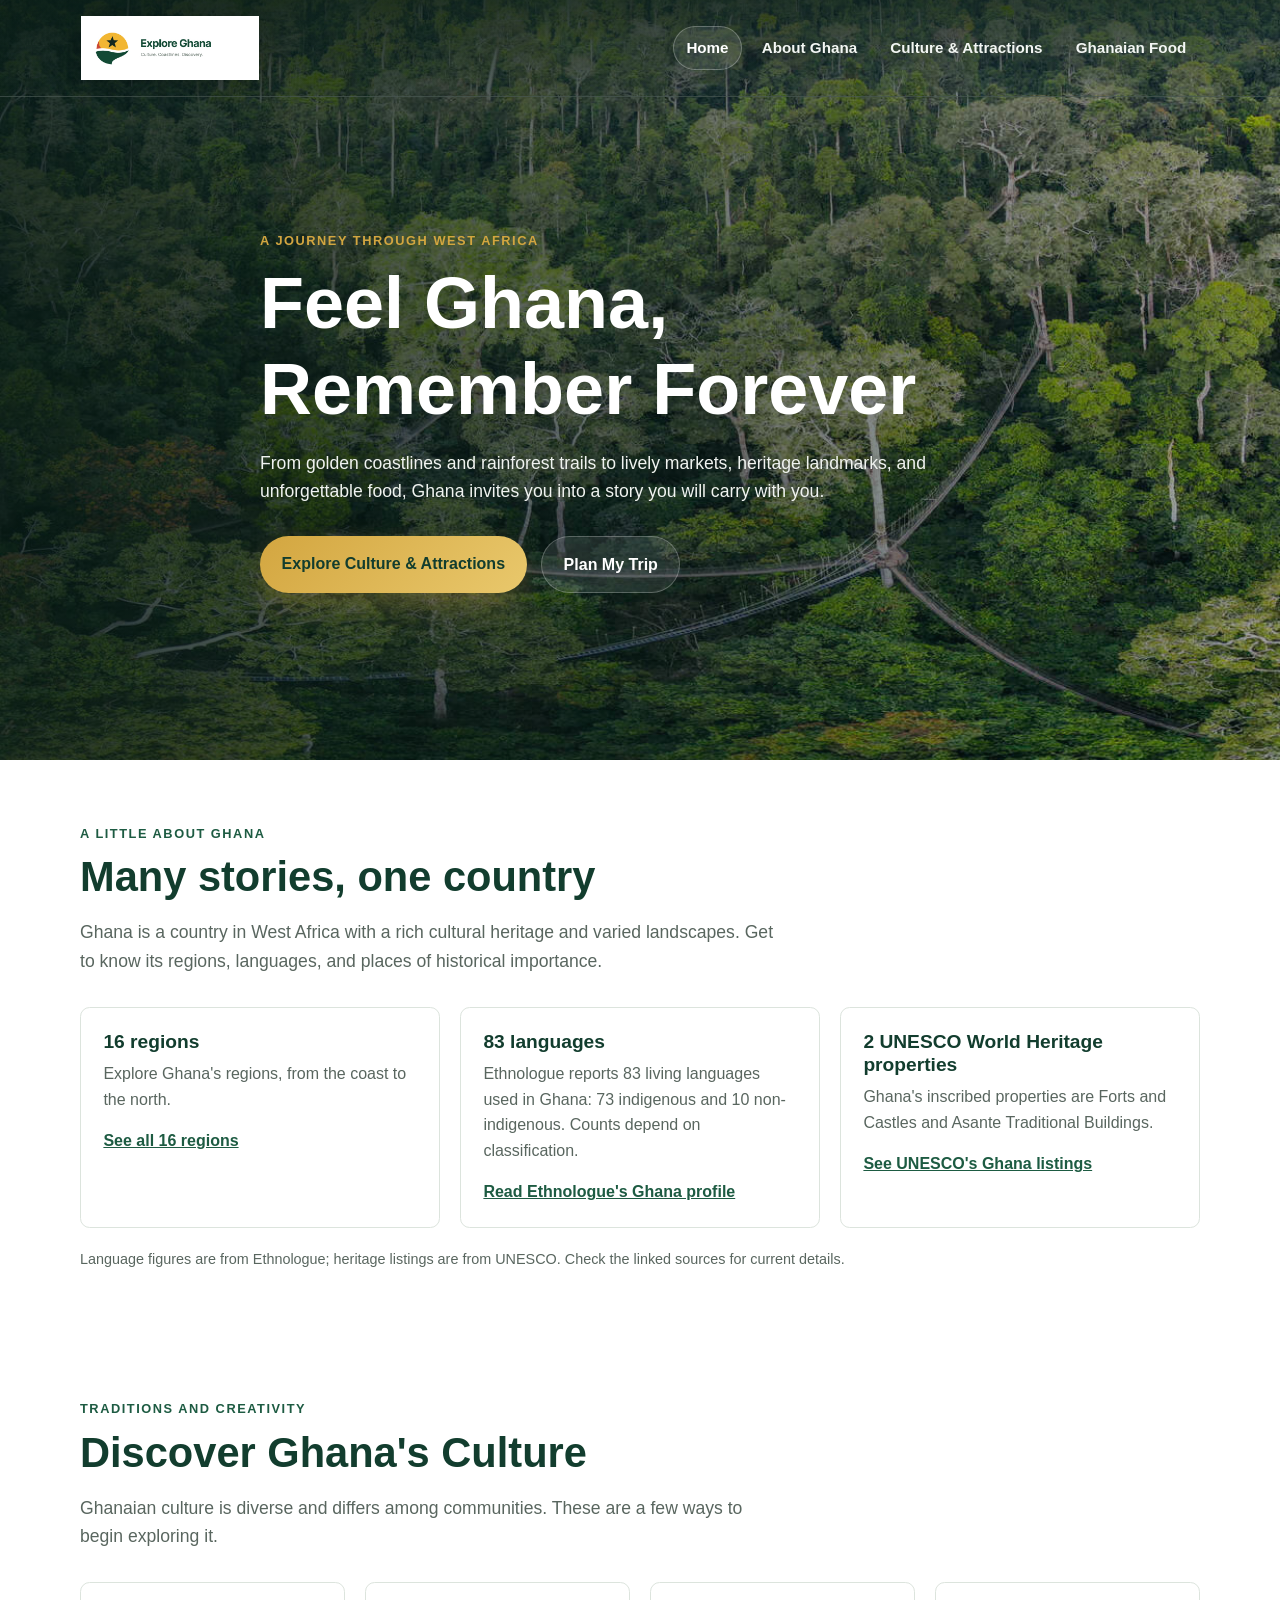
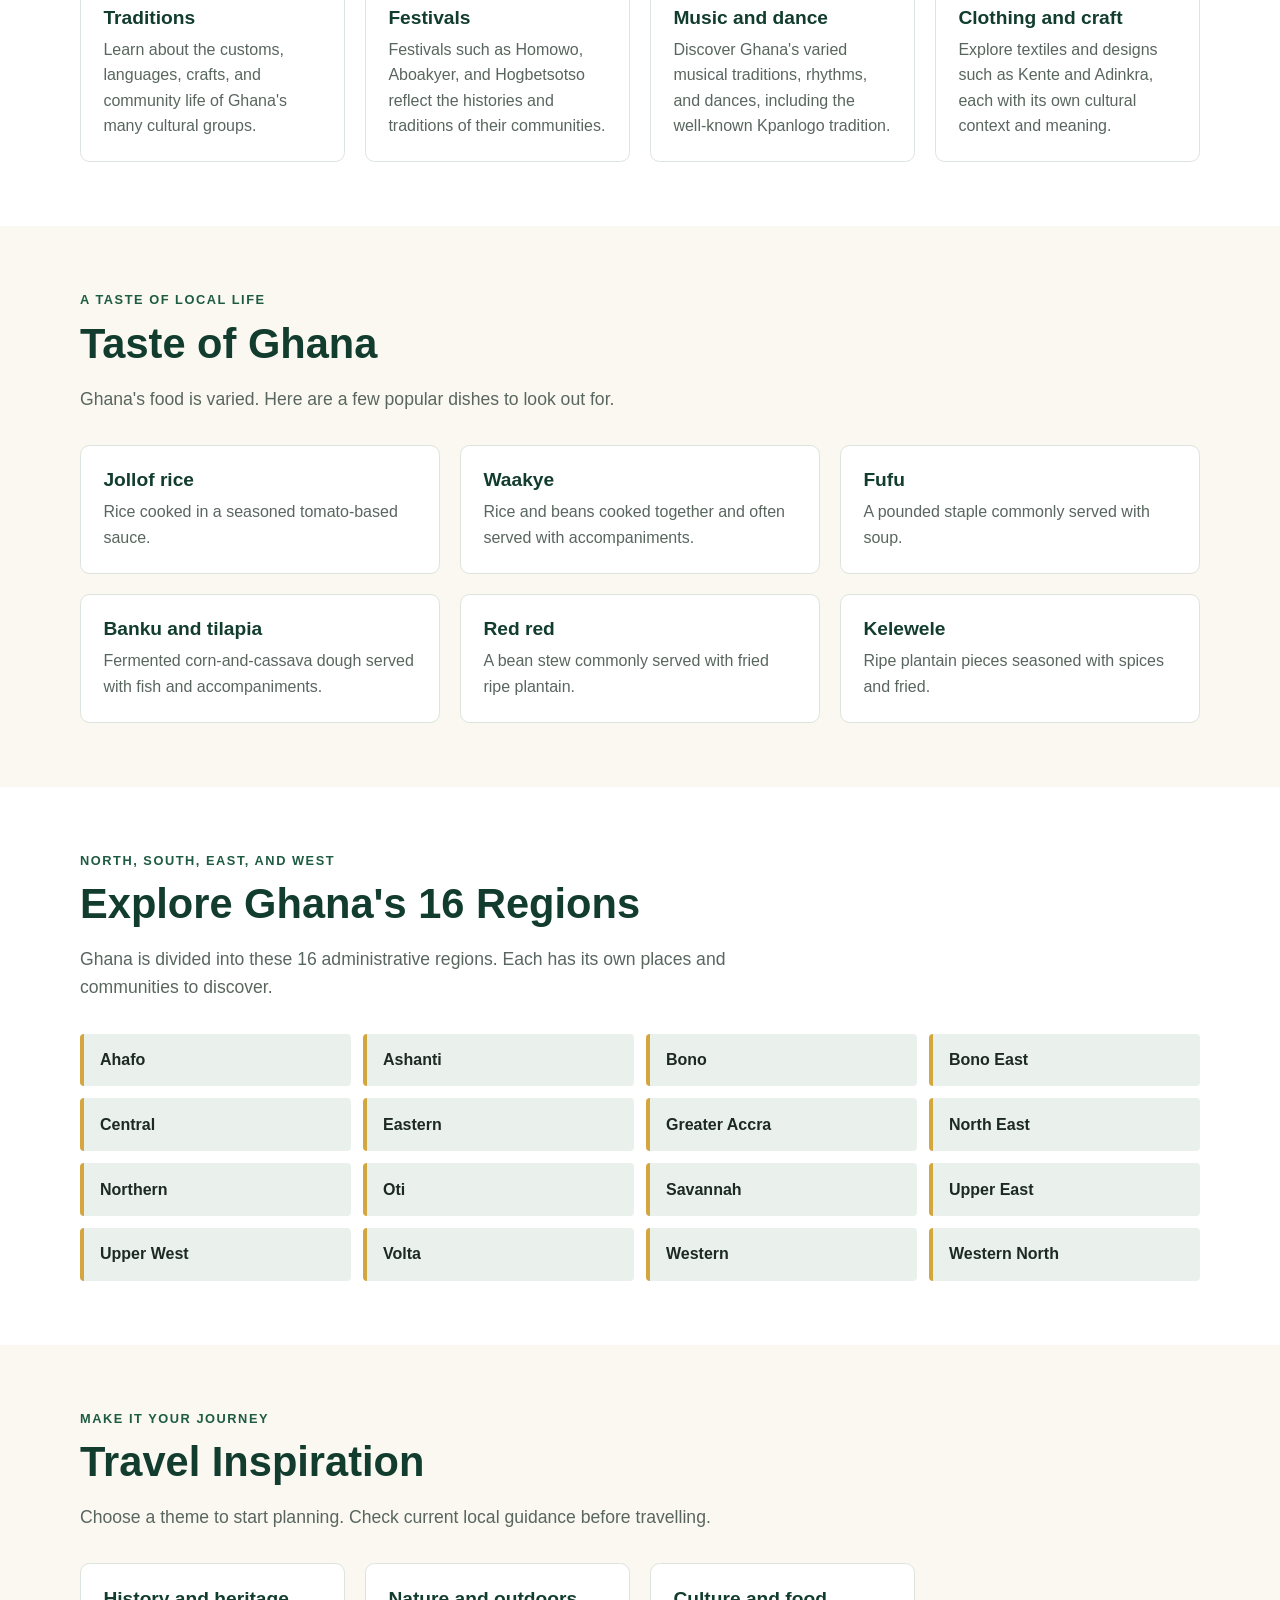
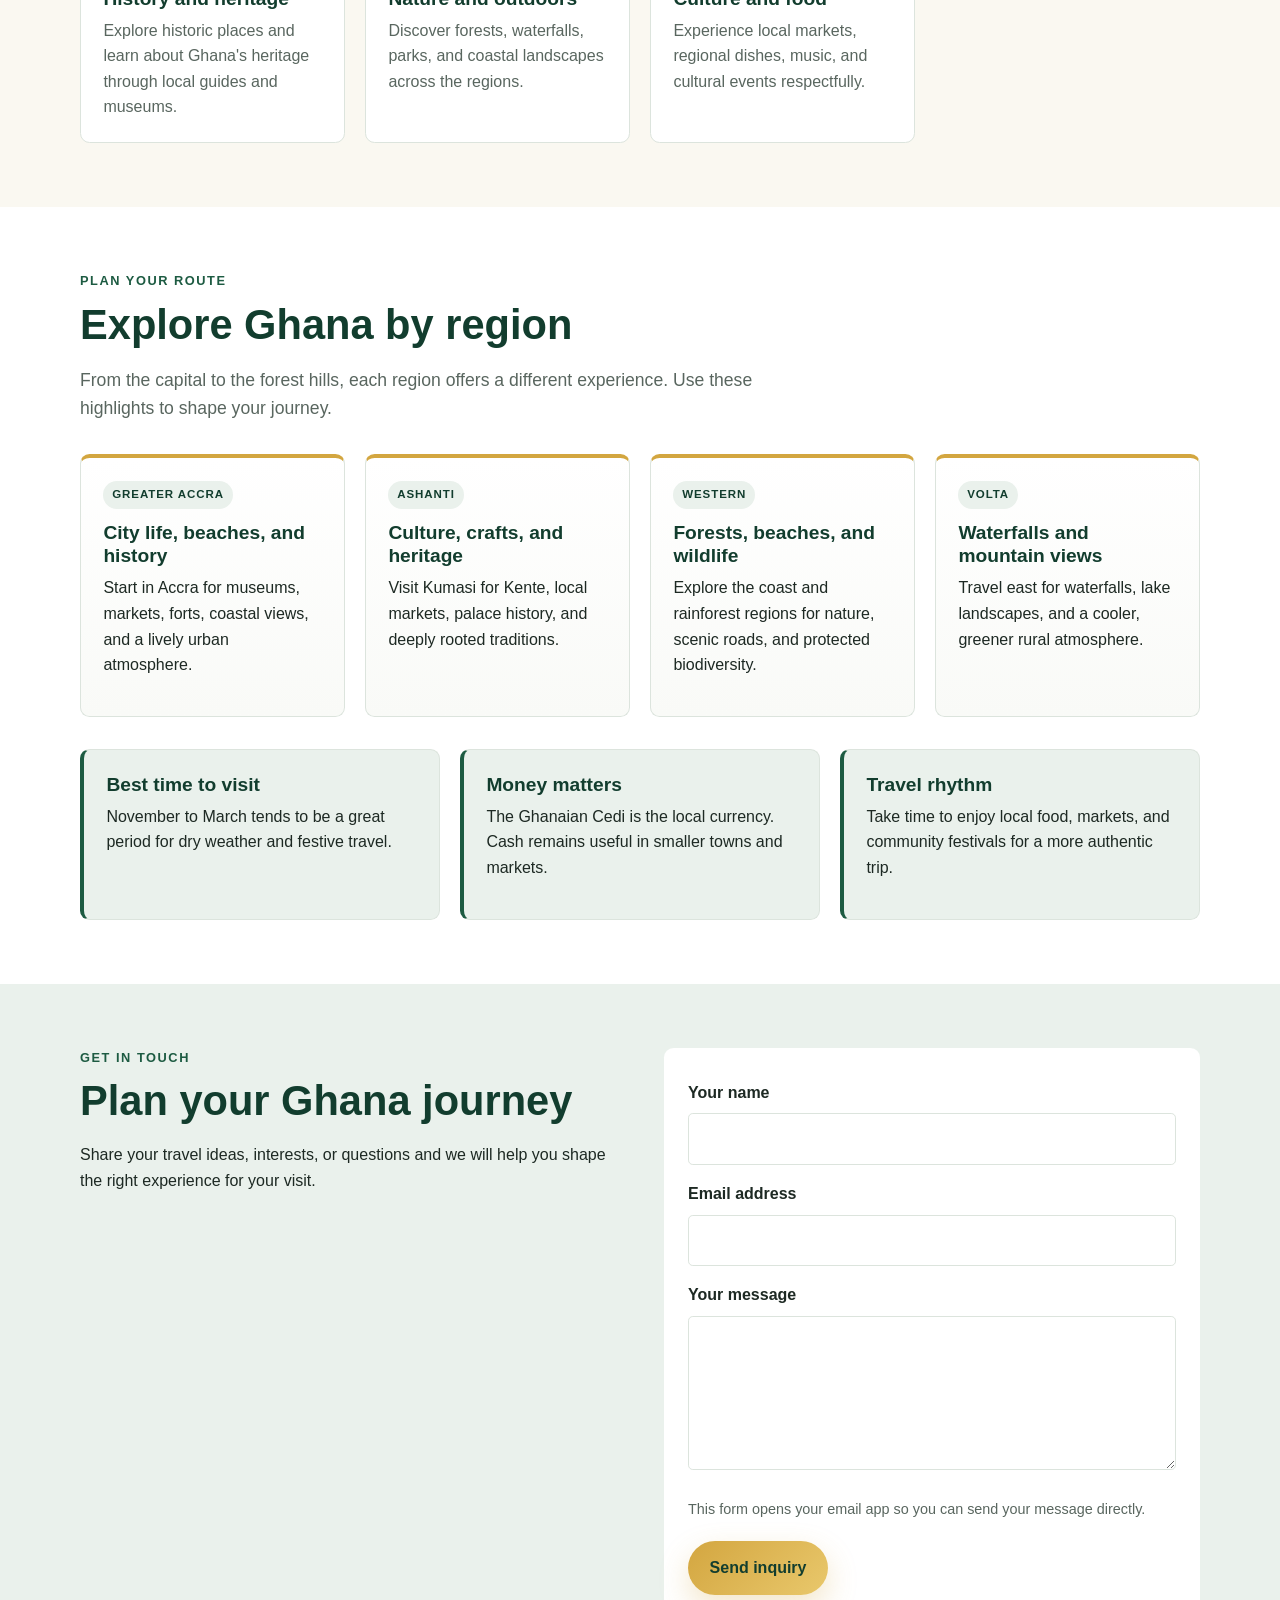
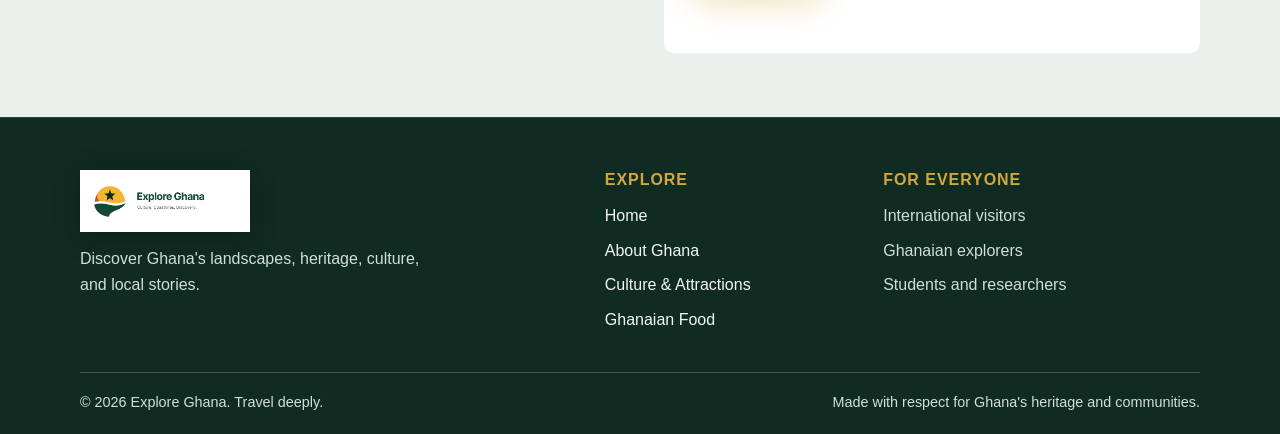
<file: index.html>
<!DOCTYPE html>
<html lang="en">
<head>
    <meta charset="UTF-8">
    <meta name="viewport" content="width=device-width, initial-scale=1.0">
    <title>Explore Ghana | Discover the Beauty of Ghana</title>
    <meta name="description" content="Explore Ghana's  culture, food, regions, and heritage.">
    <link rel="stylesheet" href="style.css">
    <script src="image-interactions.js" defer></script>
</head>
<body>
    <header class="site-header site-header--overlay">
        <div class="container header-content">
            <a class="brand brand-logo" href="index.html" aria-label="Akwaaba — Explore Ghana home">
                <img src="images/logo/logo.jpg" alt="Explore Ghana logo" class="brand-logo-image">
            </a>
            <nav aria-label="Main navigation">
                <ul class="navigation">
                    <li><a href="index.html" aria-current="page">Home</a></li>
                    <li><a href="about.html">About Ghana</a></li>
                    <li><a href="culture.html">Culture &amp; Attractions</a></li>
                    <li><a href="food.html">Ghanaian Food</a></li>
                </ul>
                <details class="mobile-menu">
                    <summary aria-label="Open or close the main menu">
                        <span class="menu-icon" aria-hidden="true"></span>
                    </summary>
                    <ul class="mobile-navigation">
                        <li><a href="index.html" aria-current="page">Home</a></li>
                        <li><a href="about.html">About Ghana</a></li>
                        <li><a href="culture.html">Culture &amp; Attractions</a></li>
                        <li><a href="food.html">Ghanaian Food</a></li>
                    </ul>
                </details>
            </nav>
        </div>
    </header>

    <main>
        <section class="hero" id="home">
            <div class="container hero-content">
                <p class="eyebrow">A journey through West Africa</p>
                <h1>Feel Ghana, Remember Forever</h1>
                <p class="hero-intro">From golden coastlines and rainforest trails to lively markets, heritage landmarks, and unforgettable food, Ghana invites you into a story you will carry with you.</p>
                <div class="hero-actions">
                    <a class="button" href="culture.html">Explore Culture &amp; Attractions</a>
                    <a class="button button-secondary" href="#contact">Plan My Trip</a>
                </div>
            </div>
        </section>

        <section class="section" id="about">
            <div class="container">
                <p class="eyebrow">A little about Ghana</p>
                <h2>Many stories, one country</h2>
                <p class="section-intro">Ghana is a country in West Africa with a rich cultural heritage and varied landscapes. Get to know its regions, languages, and places of historical importance.</p>
                <div class="fact-grid">
                    <article class="fact-card">
                        <h3>16 regions</h3>
                        <p>Explore Ghana's regions, from the coast to the north.</p>
                        <a href="#regions">See all 16 regions</a>
                    </article>
                    <article class="fact-card">
                        <h3>83 languages</h3>
                        <p>Ethnologue reports 83 living languages used in Ghana: 73 indigenous and 10 non-indigenous. Counts depend on classification.</p>
                        <a href="https://www.ethnologue.com/country/GH/" target="_blank" rel="noopener noreferrer">Read Ethnologue's Ghana profile</a>
                    </article>
                    <article class="fact-card">
                        <h3>2 UNESCO World Heritage properties</h3>
                        <p>Ghana's inscribed properties are Forts and Castles and Asante Traditional Buildings.</p>
                        <a href="https://whc.unesco.org/en/statesparties/gh" target="_blank" rel="noopener noreferrer">See UNESCO's Ghana listings</a>
                    </article>
                </div>
                <p class="source-note">Language figures are from Ethnologue; heritage listings are from UNESCO. Check the linked sources for current details.</p>
            </div>
        </section>

        <section class="section" id="culture">
            <div class="container">
                <p class="eyebrow">Traditions and creativity</p>
                <h2>Discover Ghana's Culture</h2>
                <p class="section-intro">Ghanaian culture is diverse and differs among communities. These are a few ways to begin exploring it.</p>
                <div class="topic-grid">
                    <article class="topic-card">
                        <h3>Traditions</h3>
                        <p>Learn about the customs, languages, crafts, and community life of Ghana's many cultural groups.</p>
                    </article>
                    <article class="topic-card">
                        <h3>Festivals</h3>
                        <p>Festivals such as Homowo, Aboakyer, and Hogbetsotso reflect the histories and traditions of their communities.</p>
                    </article>
                    <article class="topic-card">
                        <h3>Music and dance</h3>
                        <p>Discover Ghana's varied musical traditions, rhythms, and dances, including the well-known Kpanlogo tradition.</p>
                    </article>
                    <article class="topic-card">
                        <h3>Clothing and craft</h3>
                        <p>Explore textiles and designs such as Kente and Adinkra, each with its own cultural context and meaning.</p>
                    </article>
                </div>
            </div>
        </section>

        <section class="section section-soft" id="food">
            <div class="container">
                <p class="eyebrow">A taste of local life</p>
                <h2>Taste of Ghana</h2>
                <p class="section-intro">Ghana's food is varied. Here are a few popular dishes to look out for.</p>
                <div class="food-list">
                    <article class="food-item">
                        <h3>Jollof rice</h3>
                        <p>Rice cooked in a seasoned tomato-based sauce.</p>
                    </article>
                    <article class="food-item">
                        <h3>Waakye</h3>
                        <p>Rice and beans cooked together and often served with accompaniments.</p>
                    </article>
                    <article class="food-item">
                        <h3>Fufu</h3>
                        <p>A pounded staple commonly served with soup.</p>
                    </article>
                    <article class="food-item">
                        <h3>Banku and tilapia</h3>
                        <p>Fermented corn-and-cassava dough served with fish and accompaniments.</p>
                    </article>
                    <article class="food-item">
                        <h3>Red red</h3>
                        <p>A bean stew commonly served with fried ripe plantain.</p>
                    </article>
                    <article class="food-item">
                        <h3>Kelewele</h3>
                        <p>Ripe plantain pieces seasoned with spices and fried.</p>
                    </article>
                </div>
            </div>
        </section>

        <section class="section" id="regions">
            <div class="container">
                <p class="eyebrow">North, south, east, and west</p>
                <h2>Explore Ghana's 16 Regions</h2>
                <p class="section-intro">Ghana is divided into these 16 administrative regions. Each has its own places and communities to discover.</p>
                <ul class="region-list">
                    <li>Ahafo</li>
                    <li>Ashanti</li>
                    <li>Bono</li>
                    <li>Bono East</li>
                    <li>Central</li>
                    <li>Eastern</li>
                    <li>Greater Accra</li>
                    <li>North East</li>
                    <li>Northern</li>
                    <li>Oti</li>
                    <li>Savannah</li>
                    <li>Upper East</li>
                    <li>Upper West</li>
                    <li>Volta</li>
                    <li>Western</li>
                    <li>Western North</li>
                </ul>
            </div>
        </section>

        <section class="section section-soft" id="inspiration">
            <div class="container">
                <p class="eyebrow">Make it your journey</p>
                <h2>Travel Inspiration</h2>
                <p class="section-intro">Choose a theme to start planning. Check current local guidance before travelling.</p>
                <div class="topic-grid">
                    <article class="topic-card">
                        <h3>History and heritage</h3>
                        <p>Explore historic places and learn about Ghana's heritage through local guides and museums.</p>
                    </article>
                    <article class="topic-card">
                        <h3>Nature and outdoors</h3>
                        <p>Discover forests, waterfalls, parks, and coastal landscapes across the regions.</p>
                    </article>
                    <article class="topic-card">
                        <h3>Culture and food</h3>
                        <p>Experience local markets, regional dishes, music, and cultural events respectfully.</p>
                    </article>
                </div>
            </div>
        </section>

        <section class="section" id="regions-guide">
            <div class="container">
                <p class="eyebrow">Plan your route</p>
                <h2>Explore Ghana by region</h2>
                <p class="section-intro">From the capital to the forest hills, each region offers a different experience. Use these highlights to shape your journey.</p>

                <div class="region-feature-grid">
                    <article class="feature-card">
                        <span class="feature-tag">Greater Accra</span>
                        <h3>City life, beaches, and history</h3>
                        <p>Start in Accra for museums, markets, forts, coastal views, and a lively urban atmosphere.</p>
                    </article>
                    <article class="feature-card">
                        <span class="feature-tag">Ashanti</span>
                        <h3>Culture, crafts, and heritage</h3>
                        <p>Visit Kumasi for Kente, local markets, palace history, and deeply rooted traditions.</p>
                    </article>
                    <article class="feature-card">
                        <span class="feature-tag">Western</span>
                        <h3>Forests, beaches, and wildlife</h3>
                        <p>Explore the coast and rainforest regions for nature, scenic roads, and protected biodiversity.</p>
                    </article>
                    <article class="feature-card">
                        <span class="feature-tag">Volta</span>
                        <h3>Waterfalls and mountain views</h3>
                        <p>Travel east for waterfalls, lake landscapes, and a cooler, greener rural atmosphere.</p>
                    </article>
                </div>

                <div class="travel-tip-grid">
                    <article class="tip-card">
                        <h3>Best time to visit</h3>
                        <p>November to March tends to be a great period for dry weather and festive travel.</p>
                    </article>
                    <article class="tip-card">
                        <h3>Money matters</h3>
                        <p>The Ghanaian Cedi is the local currency. Cash remains useful in smaller towns and markets.</p>
                    </article>
                    <article class="tip-card">
                        <h3>Travel rhythm</h3>
                        <p>Take time to enjoy local food, markets, and community festivals for a more authentic trip.</p>
                    </article>
                </div>
            </div>
        </section>

        <section class="section contact-section" id="contact">
            <div class="container contact-layout">
                <div>
                    <p class="eyebrow">Get in touch</p>
                    <h2>Plan your Ghana journey</h2>
                    <p>Share your travel ideas, interests, or questions and we will help you shape the right experience for your visit.</p>
                </div>
                <form class="contact-form" id="travel-form" aria-describedby="form-note">
                    <label for="visitor-name">Your name</label>
                    <input id="visitor-name" name="name" type="text" autocomplete="name" required>

                    <label for="visitor-email">Email address</label>
                    <input id="visitor-email" name="email" type="email" autocomplete="email" required>

                    <label for="visitor-message">Your message</label>
                    <textarea id="visitor-message" name="message" rows="5" required></textarea>

                    <p id="form-note" class="form-note">This form opens your email app so you can send your message directly.</p>
                    <button class="button" type="submit">Send inquiry</button>
                    <p class="success-message" id="success-message" aria-live="polite"></p>
                </form>
            </div>
        </section>
    </main>

    <button class="back-to-top" type="button" aria-label="Back to top">↑</button>

    <script>
        const travelForm = document.getElementById('travel-form');
        const successMessage = document.getElementById('success-message');

        travelForm.addEventListener('submit', function (event) {
            event.preventDefault();

            const name = document.getElementById('visitor-name').value.trim();
            const email = document.getElementById('visitor-email').value.trim();
            const message = document.getElementById('visitor-message').value.trim();

            if (!name || !email || !message) {
                successMessage.textContent = 'Please complete all fields before sending your message.';
                successMessage.style.color = '#9a3d2a';
                return;
            }

            const subject = encodeURIComponent('Ghana travel inquiry from ' + name);
            const body = encodeURIComponent(
                'Name: ' + name + '\n' +
                'Email: ' + email + '\n\n' +
                'Message:\n' + message
            );

            window.location.href = 'mailto:hello@exploreghana.com?subject=' + subject + '&body=' + body;
            successMessage.textContent = 'Your email app is opening with your message.';
            successMessage.style.color = '#1d5b42';
            travelForm.reset();
        });

        const backToTopButton = document.querySelector('.back-to-top');

        backToTopButton.addEventListener('click', function () {
            window.scrollTo({ top: 0, behavior: 'smooth' });
        });

        window.addEventListener('scroll', function () {
            if (window.scrollY > 300) {
                backToTopButton.classList.add('visible');
            } else {
                backToTopButton.classList.remove('visible');
            }
        });
    </script>

    <footer class="site-footer">
        <div class="container footer-content">
            <div class="footer-main">
                <div class="footer-about">
                    <a class="brand footer-brand" href="index.html" aria-label="Explore Ghana home">
                        <img src="images/logo/logo.jpg" alt="Explore Ghana logo" class="brand-logo-image footer-brand-image">
                    </a>
                    <p>Discover Ghana's landscapes, heritage, culture, and local stories.</p>
                </div>
                <nav class="footer-navigation" aria-label="Footer navigation">
                    <h2 class="footer-heading">Explore</h2>
                    <ul class="footer-links">
                        <li><a href="index.html">Home</a></li>
                        <li><a href="about.html">About Ghana</a></li>
                        <li><a href="culture.html">Culture &amp; Attractions</a></li>
                        <li><a href="food.html">Ghanaian Food</a></li>
                    </ul>
                </nav>
                <div class="footer-navigation">
                    <h2 class="footer-heading">For everyone</h2>
                    <ul class="footer-links footer-audience">
                        <li>International visitors</li>
                        <li>Ghanaian explorers</li>
                        <li>Students and researchers</li>
                    </ul>
                </div>
            </div>
            <div class="footer-bottom">
                <p class="copyright">&copy; 2026 Explore Ghana. Travel deeply.</p>
                <p class="footer-respect">Made with respect for Ghana's heritage and communities.</p>
            </div>
        </div>
    </footer>
</body>
</html>
</file>
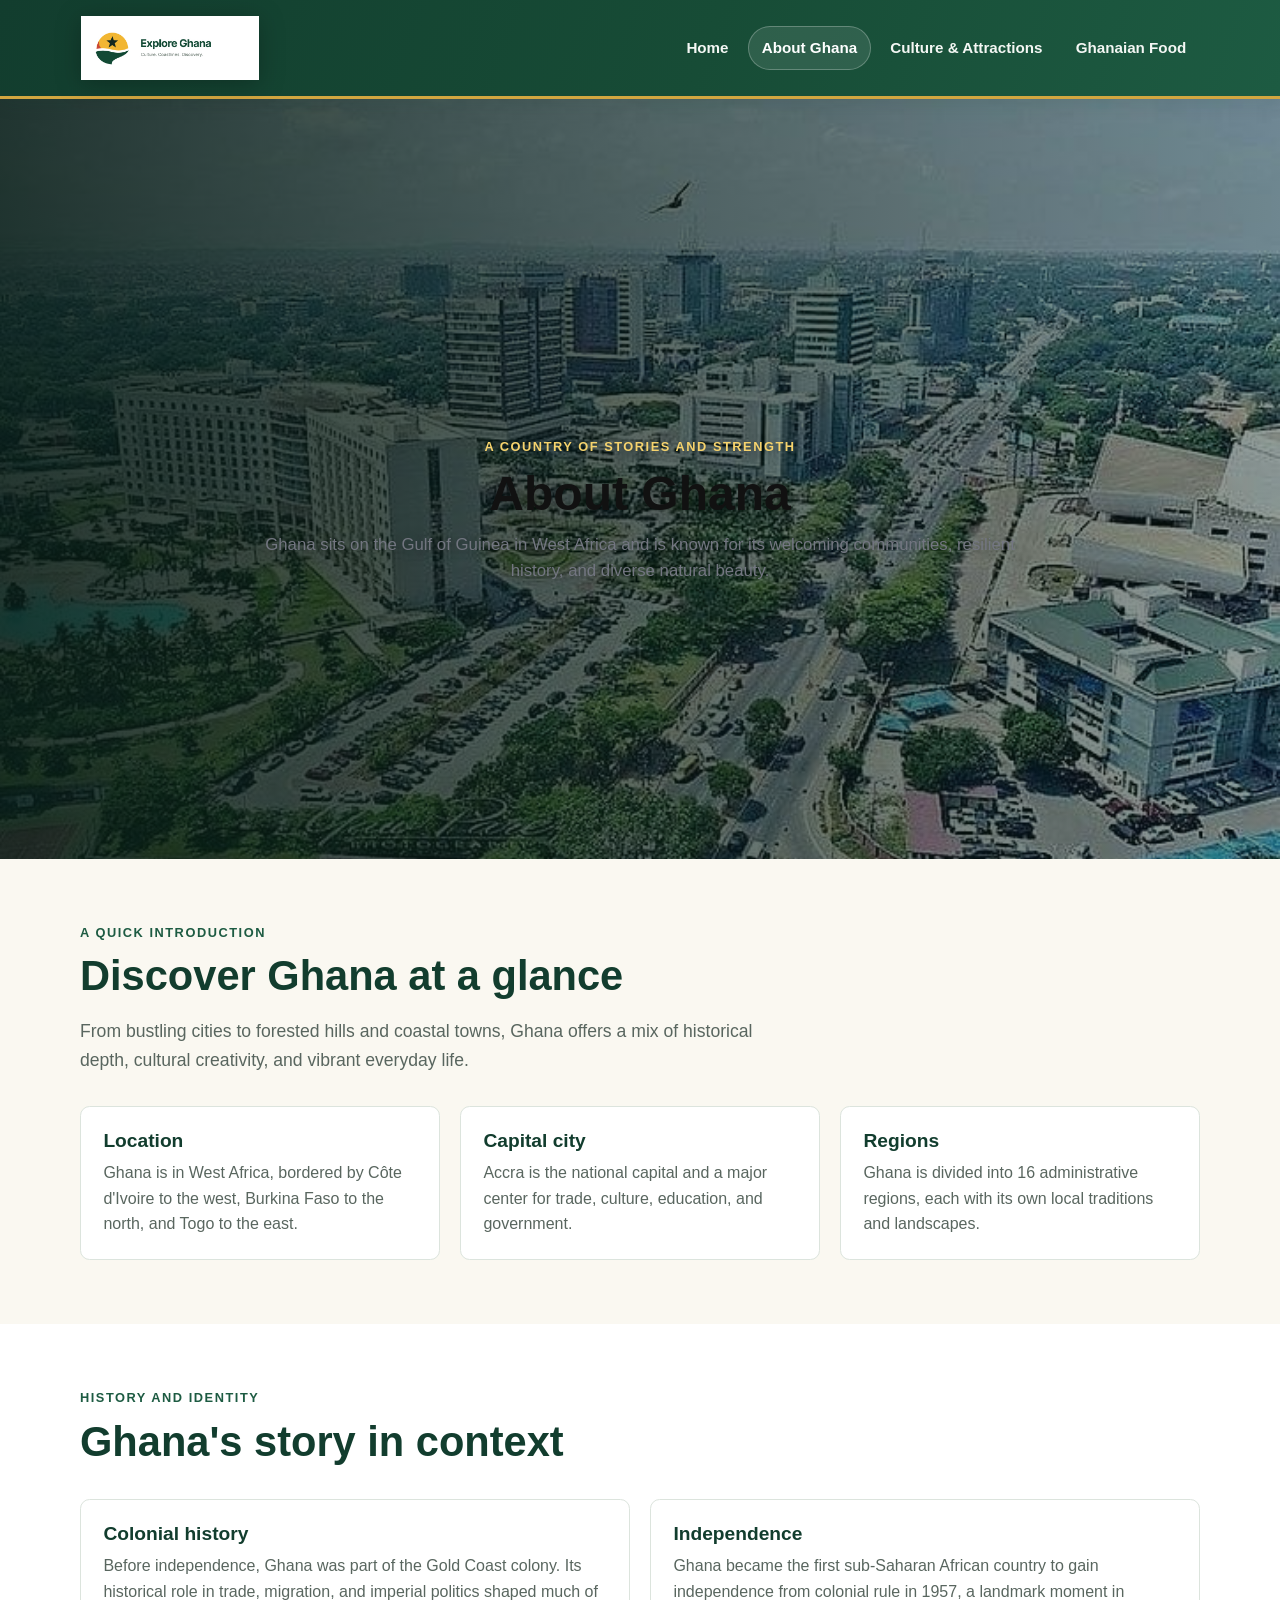
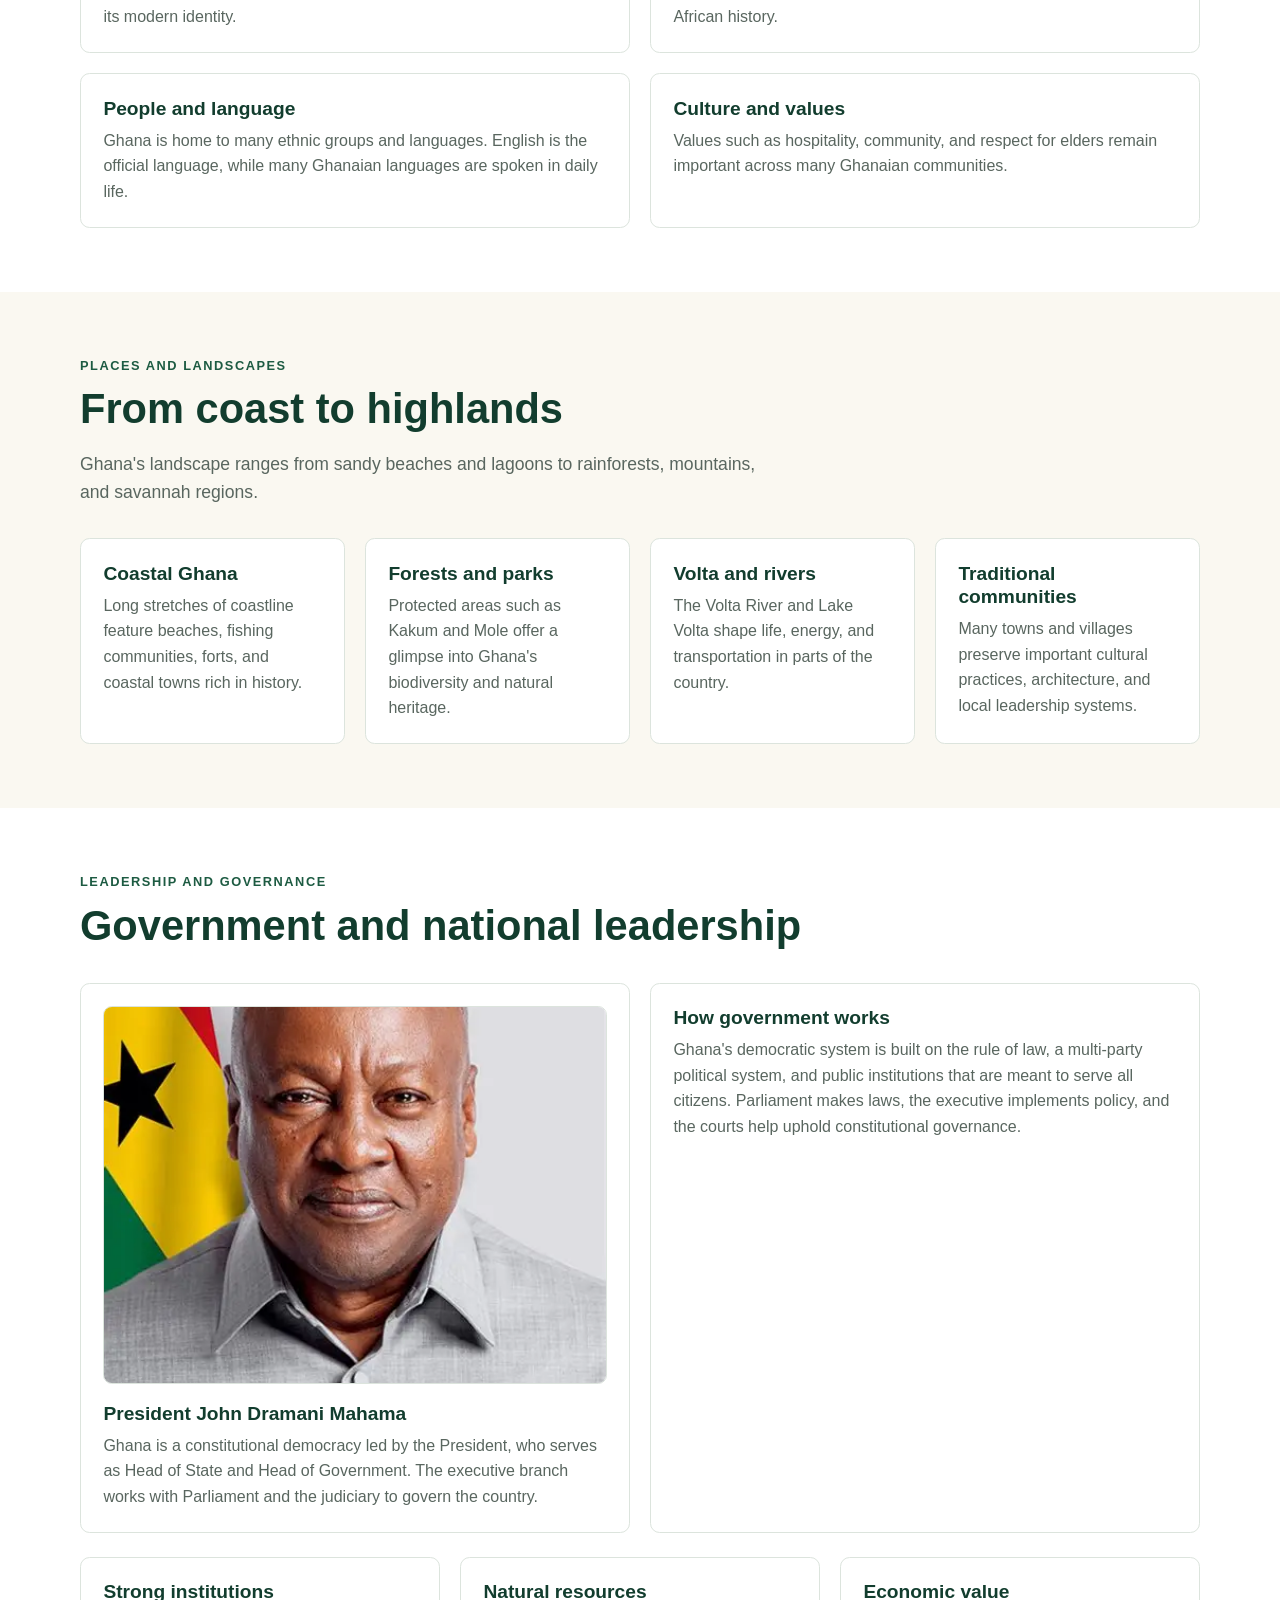
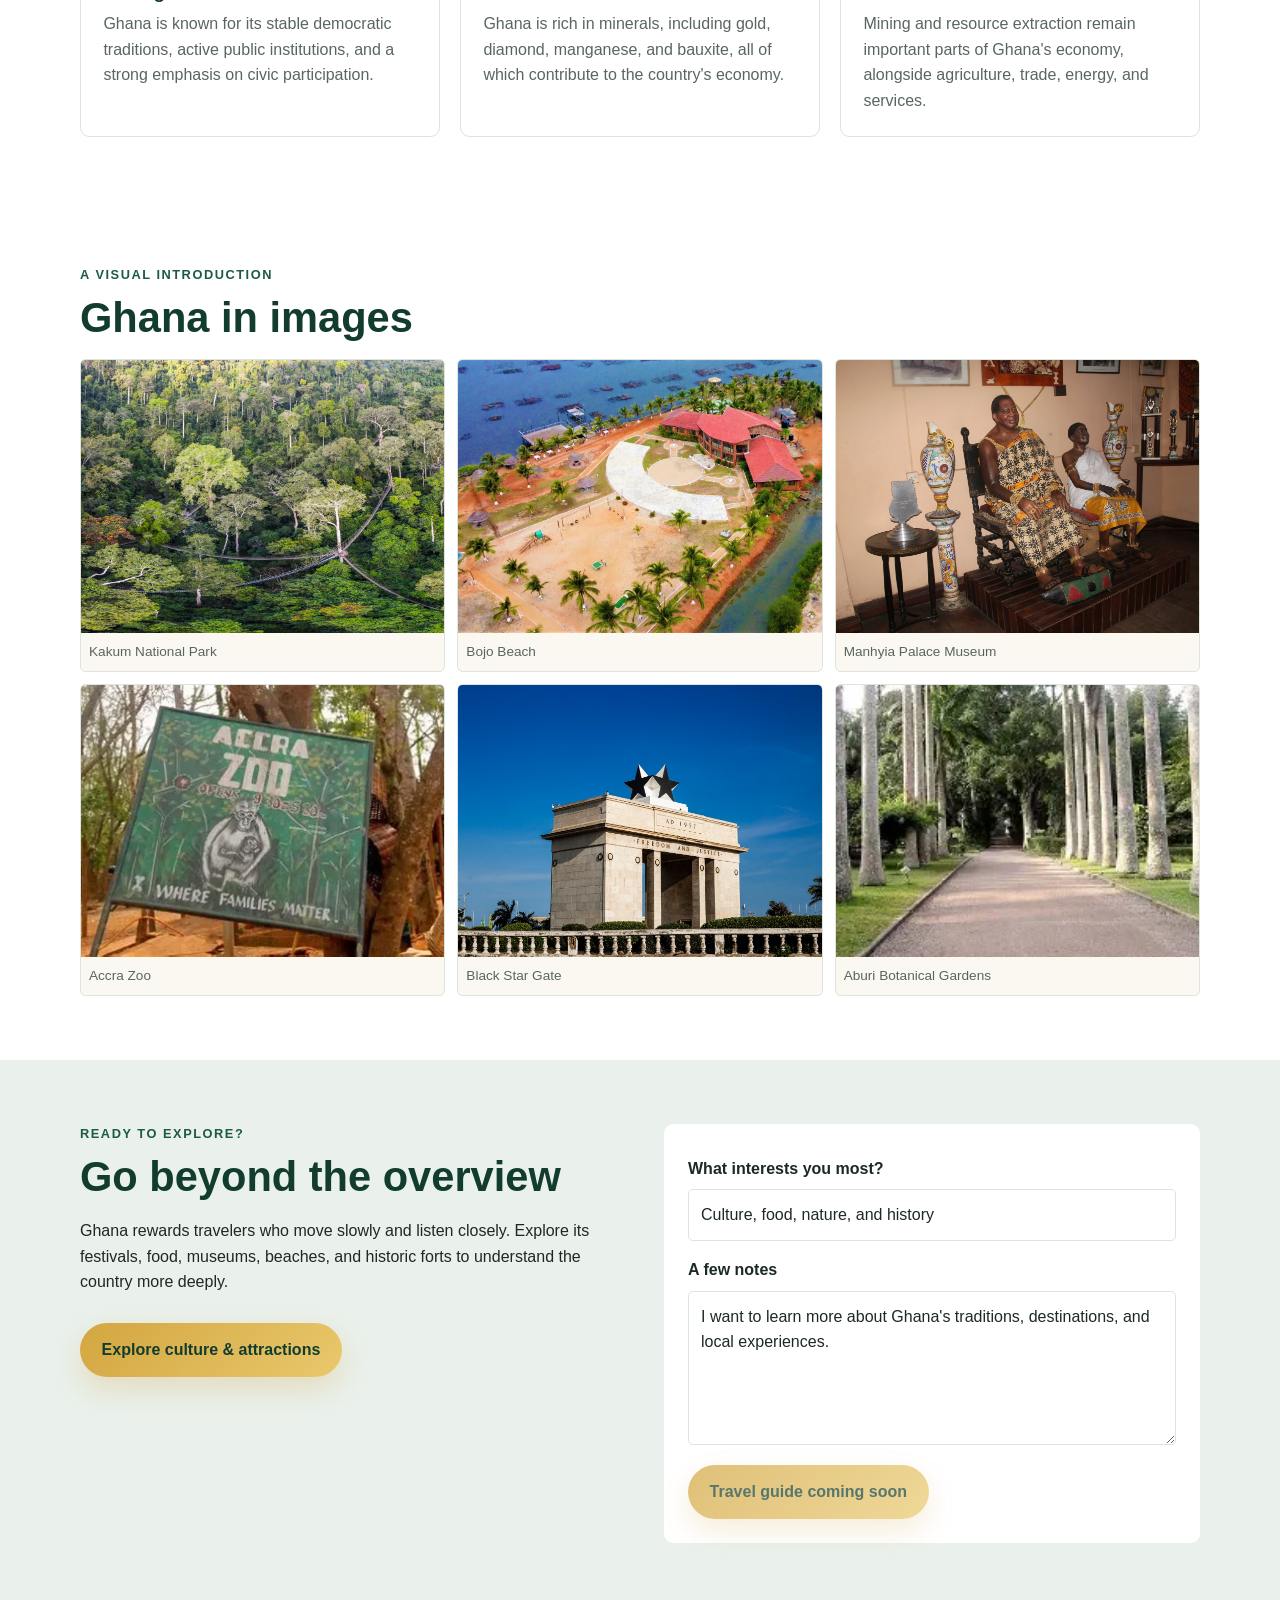
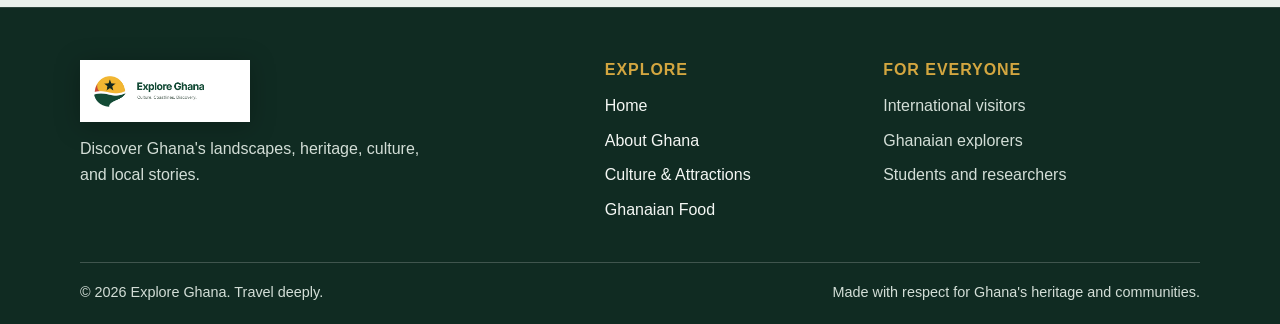
<file: about.html>
<!DOCTYPE html>
<html lang="en">
<head>
    <meta charset="UTF-8">
    <meta name="viewport" content="width=device-width, initial-scale=1.0">
    <title>About Ghana | Explore Ghana</title>
    <meta name="description" content="Learn about Ghana's history, people, regions, and cultural heritage through a guided overview.">
    <link rel="stylesheet" href="style.css">
    <script src="image-interactions.js" defer></script>
</head>
<body>
    <header class="site-header site-header--solid">
        <div class="container header-content">
            <a class="brand brand-logo" href="index.html" aria-label="Akwaaba! Explore Ghana home">
                <img src="images/logo/logo.jpg" alt="Explore Ghana logo" class="brand-logo-image">
            </a>
            <nav aria-label="Main navigation">
                <ul class="navigation">
                    <li><a href="index.html">Home</a></li>
                    <li><a href="about.html" aria-current="page">About Ghana</a></li>
                    <li><a href="culture.html">Culture &amp; Attractions</a></li>
                    <li><a href="food.html">Ghanaian Food</a></li>
                </ul>
                <details class="mobile-menu">
                    <summary aria-label="Open or close the main menu">
                        <span class="menu-icon" aria-hidden="true"></span>
                    </summary>
                    <ul class="mobile-navigation">
                        <li><a href="index.html">Home</a></li>
                        <li><a href="about.html" aria-current="page">About Ghana</a></li>
                        <li><a href="culture.html">Culture &amp; Attractions</a></li>
                        <li><a href="food.html">Ghanaian Food</a></li>
                    </ul>
                </details>
            </nav>
        </div>
    </header>

    <main>
        <section class="hero destination-hero about-hero">
            <div class="container hero-content">
                <p class="eyebrow">A country of stories and strength</p>
                <h1>About Ghana</h1>
                <p class="hero-intro">Ghana sits on the Gulf of Guinea in West Africa and is known for its welcoming communities, resilient history, and diverse natural beauty.</p>
            </div>
        </section>

        <section class="section section-soft" id="overview">
            <div class="container">
                <p class="eyebrow">A quick introduction</p>
                <h2>Discover Ghana at a glance</h2>
                <p class="section-intro">From bustling cities to forested hills and coastal towns, Ghana offers a mix of historical depth, cultural creativity, and vibrant everyday life.</p>
                <div class="fact-grid">
                    <article class="fact-card">
                        <h3>Location</h3>
                        <p>Ghana is in West Africa, bordered by Côte d'Ivoire to the west, Burkina Faso to the north, and Togo to the east.</p>
                    </article>
                    <article class="fact-card">
                        <h3>Capital city</h3>
                        <p>Accra is the national capital and a major center for trade, culture, education, and government.</p>
                    </article>
                    <article class="fact-card">
                        <h3>Regions</h3>
                        <p>Ghana is divided into 16 administrative regions, each with its own local traditions and landscapes.</p>
                    </article>
                </div>
            </div>
        </section>

        <section class="section" id="history">
            <div class="container">
                <p class="eyebrow">History and identity</p>
                <h2>Ghana's story in context</h2>
                <div class="card-grid">
                    <article class="topic-card">
                        <h3>Colonial history</h3>
                        <p>Before independence, Ghana was part of the Gold Coast colony. Its historical role in trade, migration, and imperial politics shaped much of its modern identity.</p>
                    </article>
                    <article class="topic-card">
                        <h3>Independence</h3>
                        <p>Ghana became the first sub-Saharan African country to gain independence from colonial rule in 1957, a landmark moment in African history.</p>
                    </article>
                    <article class="topic-card">
                        <h3>People and language</h3>
                        <p>Ghana is home to many ethnic groups and languages. English is the official language, while many Ghanaian languages are spoken in daily life.</p>
                    </article>
                    <article class="topic-card">
                        <h3>Culture and values</h3>
                        <p>Values such as hospitality, community, and respect for elders remain important across many Ghanaian communities.</p>
                    </article>
                </div>
            </div>
        </section>

        <section class="section section-soft" id="landscapes">
            <div class="container">
                <p class="eyebrow">Places and landscapes</p>
                <h2>From coast to highlands</h2>
                <p class="section-intro">Ghana's landscape ranges from sandy beaches and lagoons to rainforests, mountains, and savannah regions.</p>
                <div class="topic-grid">
                    <article class="topic-card">
                        <h3>Coastal Ghana</h3>
                        <p>Long stretches of coastline feature beaches, fishing communities, forts, and coastal towns rich in history.</p>
                    </article>
                    <article class="topic-card">
                        <h3>Forests and parks</h3>
                        <p>Protected areas such as Kakum and Mole offer a glimpse into Ghana's biodiversity and natural heritage.</p>
                    </article>
                    <article class="topic-card">
                        <h3>Volta and rivers</h3>
                        <p>The Volta River and Lake Volta shape life, energy, and transportation in parts of the country.</p>
                    </article>
                    <article class="topic-card">
                        <h3>Traditional communities</h3>
                        <p>Many towns and villages preserve important cultural practices, architecture, and local leadership systems.</p>
                    </article>
                </div>
            </div>
        </section>

        <section class="section" id="government">
            <div class="container">
                <p class="eyebrow">Leadership and governance</p>
                <h2>Government and national leadership</h2>
                <div class="card-grid">
                    <article class="topic-card president-card">
                        <div class="president-photo">
                            <img src="images/About Ghana/president.jpg" alt="President of the Republic of Ghana" loading="lazy" onerror="this.parentElement.style.display='none';">
                        </div>
                        <div>
                            <h3>President John Dramani Mahama</h3>
                            <p>Ghana is a constitutional democracy led by the President, who serves as Head of State and Head of Government. The executive branch works with Parliament and the judiciary to govern the country.</p>
                        </div>
                    </article>
                    <article class="topic-card">
                        <h3>How government works</h3>
                        <p>Ghana's democratic system is built on the rule of law, a multi-party political system, and public institutions that are meant to serve all citizens. Parliament makes laws, the executive implements policy, and the courts help uphold constitutional governance.</p>
                    </article>
                </div>

                <div class="fact-grid" style="margin-top: 1.5rem;">
                    <article class="fact-card">
                        <h3>Strong institutions</h3>
                        <p>Ghana is known for its stable democratic traditions, active public institutions, and a strong emphasis on civic participation.</p>
                    </article>
                    <article class="fact-card">
                        <h3>Natural resources</h3>
                        <p>Ghana is rich in minerals, including gold, diamond, manganese, and bauxite, all of which contribute to the country's economy.</p>
                    </article>
                    <article class="fact-card">
                        <h3>Economic value</h3>
                        <p>Mining and resource extraction remain important parts of Ghana's economy, alongside agriculture, trade, energy, and services.</p>
                    </article>
                </div>
            </div>
        </section>

        <section class="section" id="gallery">
            <div class="container">
                <p class="eyebrow">A visual introduction</p>
                <h2>Ghana in images</h2>
                <div class="photo-gallery">
                    <figure>
                        <img src="images/Kakum National park/01.jpg" alt="Canopy walk in Kakum National Park" loading="lazy">
                        <figcaption>Kakum National Park</figcaption>
                    </figure>
                    <figure>
                        <img src="images/Bojo Beach/01.jpg" alt="Bojo Beach on the Ghanaian coast" loading="lazy">
                        <figcaption>Bojo Beach</figcaption>
                    </figure>
                    <figure>
                        <img src="images/Manhyia Palace Museum/02.jpg" alt="Manhyia Palace Museum in Kumasi" loading="lazy">
                        <figcaption>Manhyia Palace Museum</figcaption>
                    </figure>
                    <figure>
                        <img src="images/Accra Zoo/01.jpg" alt="Accra Zoo wildlife and greenery" loading="lazy">
                        <figcaption>Accra Zoo</figcaption>
                    </figure>
                    <figure>
                        <img src="images/black star gate and independence square/01.jpg" alt="Black Star Gate and Independence Square in Accra" loading="lazy">
                        <figcaption>Black Star Gate</figcaption>
                    </figure>
                    <figure>
                        <img src="images/Aburi Botanical Gardens/01.jpg" alt="Aburi Botanical Gardens in the Eastern Region" loading="lazy">
                        <figcaption>Aburi Botanical Gardens</figcaption>
                    </figure>
                </div>
            </div>
        </section>

        <section class="section contact-section" id="plan-your-visit">
            <div class="container contact-layout">
                <div>
                    <p class="eyebrow">Ready to explore?</p>
                    <h2>Go beyond the overview</h2>
                    <p>Ghana rewards travelers who move slowly and listen closely. Explore its festivals, food, museums, beaches, and historic forts to understand the country more deeply.</p>
                    <a class="button" href="culture.html">Explore culture &amp; attractions</a>
                </div>
                <form class="contact-form" aria-label="Explore Ghana quick form">
                    <label for="travel-interest">What interests you most?</label>
                    <input id="travel-interest" name="travel-interest" type="text" value="Culture, food, nature, and history" aria-label="Travel interest">

                    <label for="travel-notes">A few notes</label>
                    <textarea id="travel-notes" name="travel-notes" rows="5" aria-label="Travel notes">I want to learn more about Ghana's traditions, destinations, and local experiences.</textarea>

                    <button class="button" type="button" disabled>Travel guide coming soon</button>
                </form>
            </div>
        </section>
    </main>

    <footer class="site-footer">
        <div class="container footer-content">
            <div class="footer-main">
                <div class="footer-about">
                    <a class="brand footer-brand" href="index.html" aria-label="Explore Ghana home">
                        <img src="images/logo/logo.jpg" alt="Explore Ghana logo" class="brand-logo-image footer-brand-image">
                    </a>
                    <p>Discover Ghana's landscapes, heritage, culture, and local stories.</p>
                </div>
                <nav class="footer-navigation" aria-label="Footer navigation">
                    <h2 class="footer-heading">Explore</h2>
                    <ul class="footer-links">
                        <li><a href="index.html">Home</a></li>
                        <li><a href="about.html" aria-current="page">About Ghana</a></li>
                        <li><a href="culture.html">Culture &amp; Attractions</a></li>
                        <li><a href="food.html">Ghanaian Food</a></li>
                    </ul>
                </nav>
                <div class="footer-navigation">
                    <h2 class="footer-heading">For everyone</h2>
                    <ul class="footer-links footer-audience">
                        <li>International visitors</li>
                        <li>Ghanaian explorers</li>
                        <li>Students and researchers</li>
                    </ul>
                </div>
            </div>
            <div class="footer-bottom">
                <p class="copyright">&copy; 2026 Explore Ghana. Travel deeply.</p>
                <p class="footer-respect">Made with respect for Ghana's heritage and communities.</p>
            </div>
        </div>
    </footer>
</body>
</html>
</file>
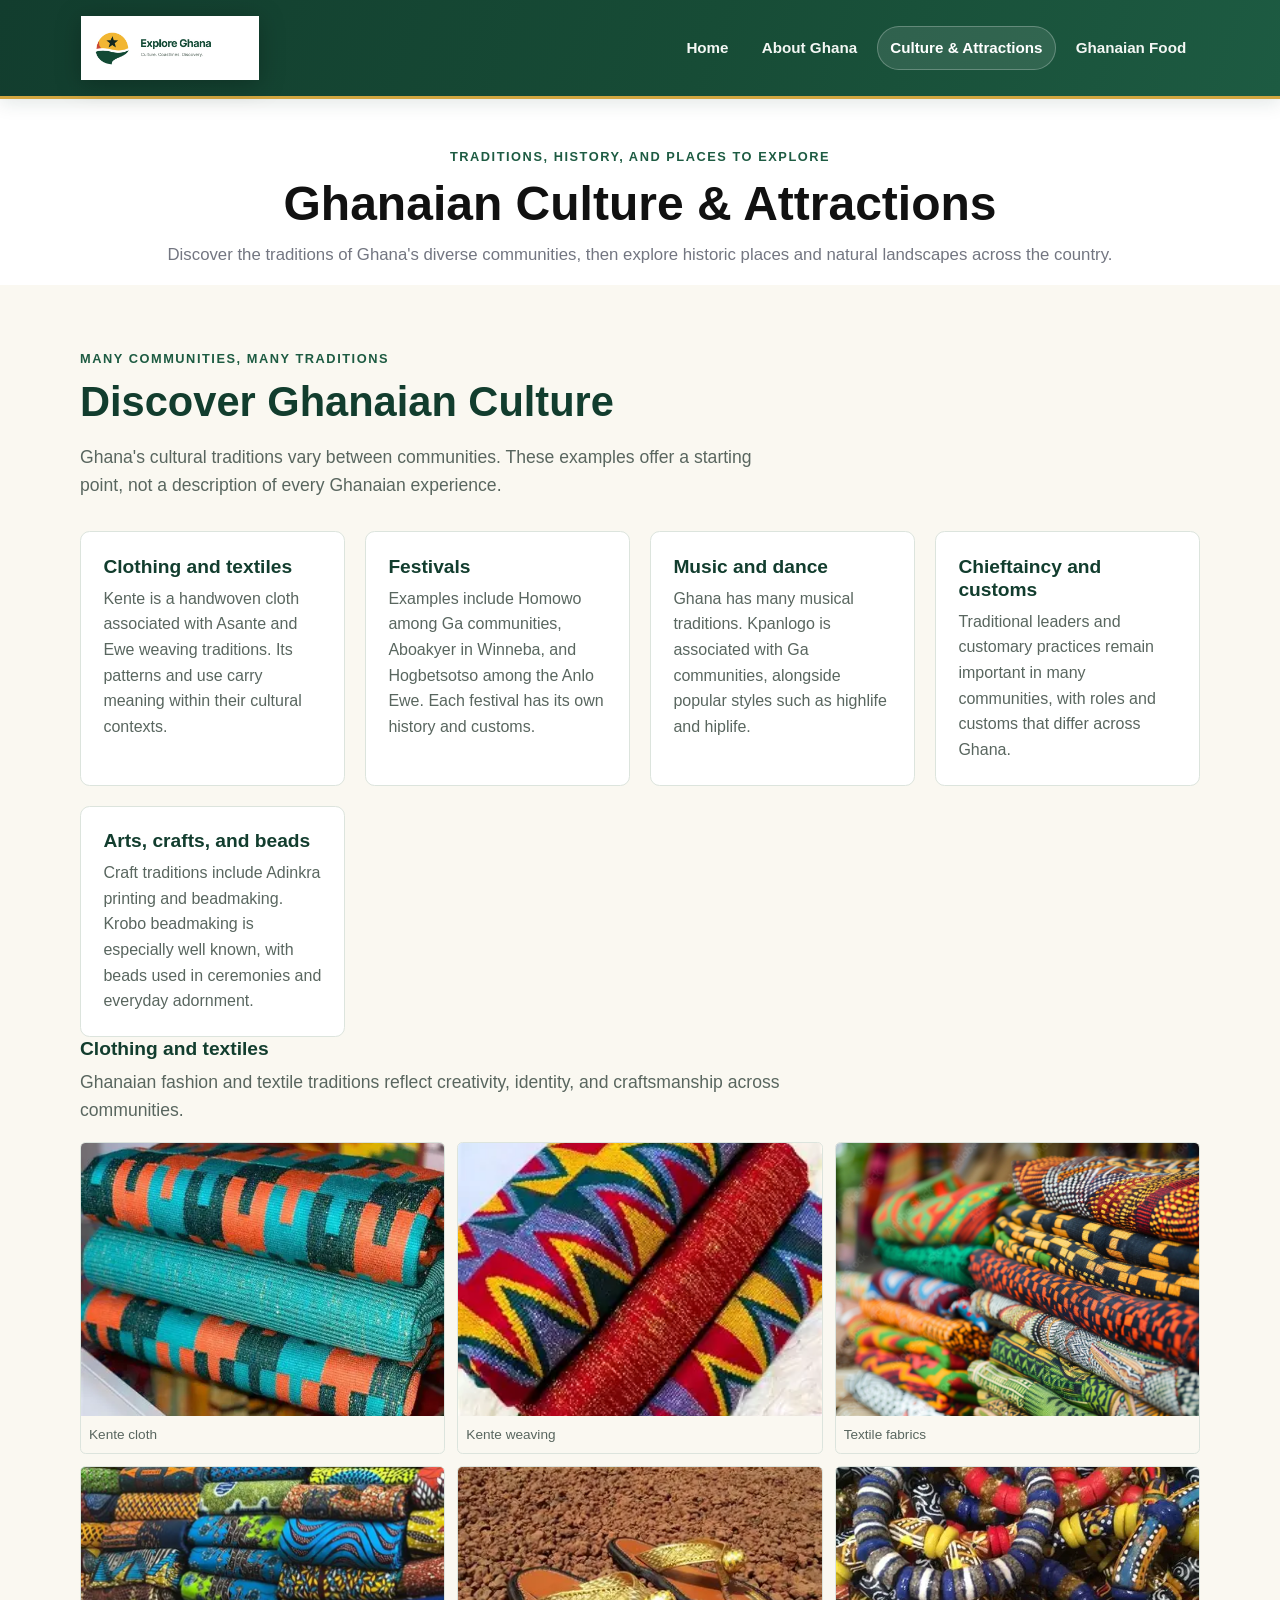
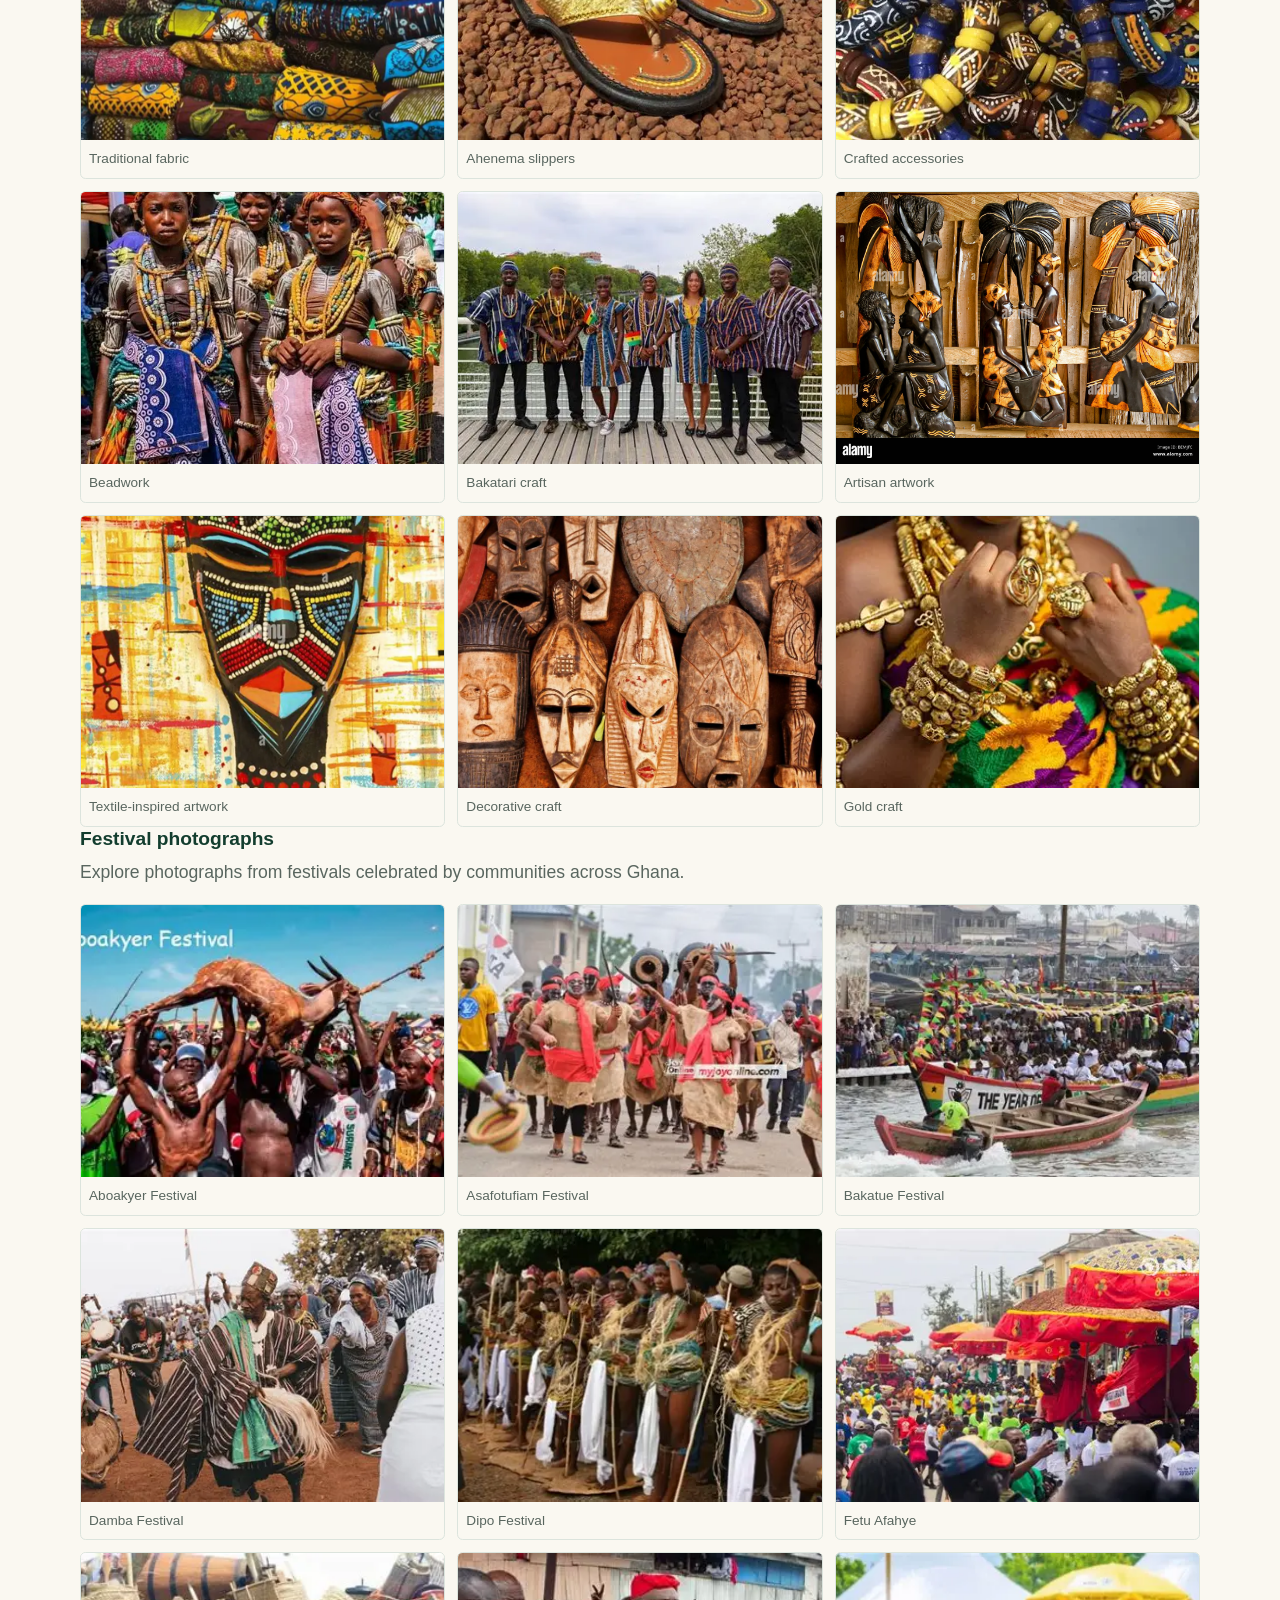
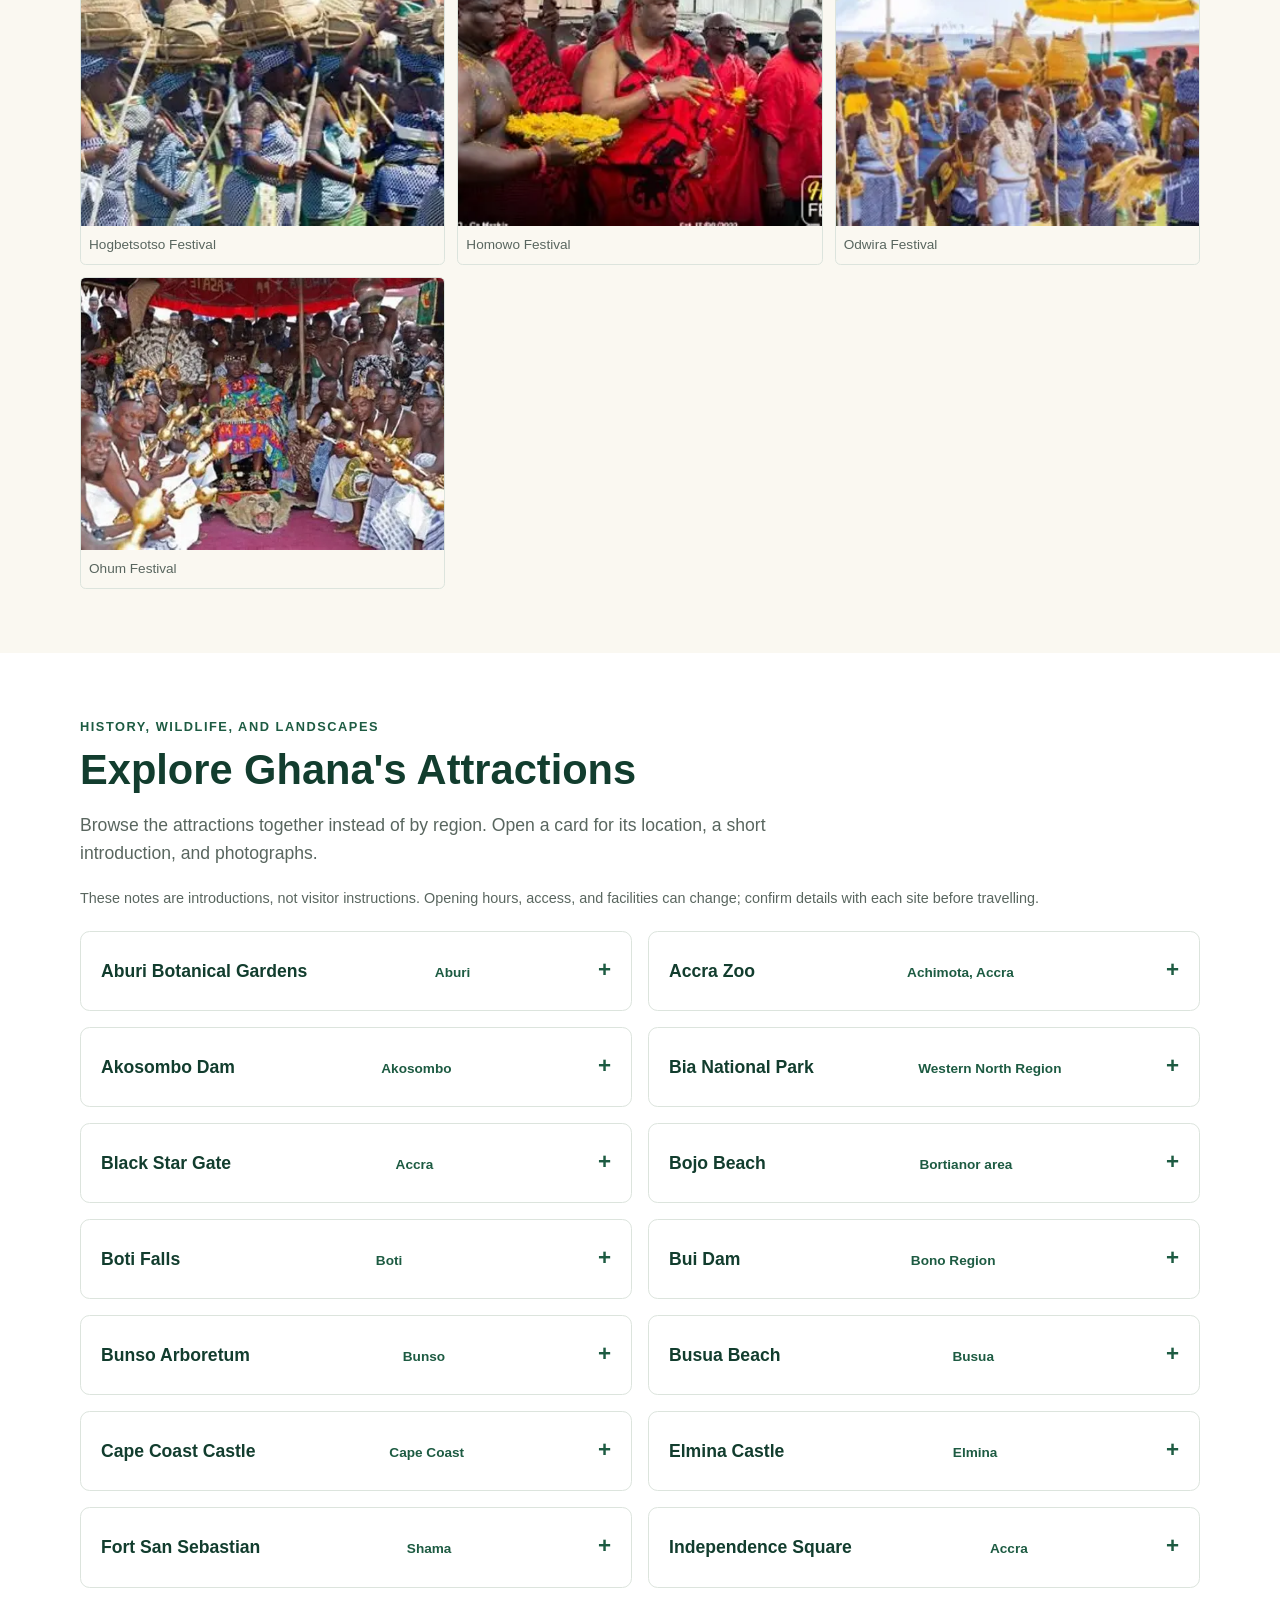
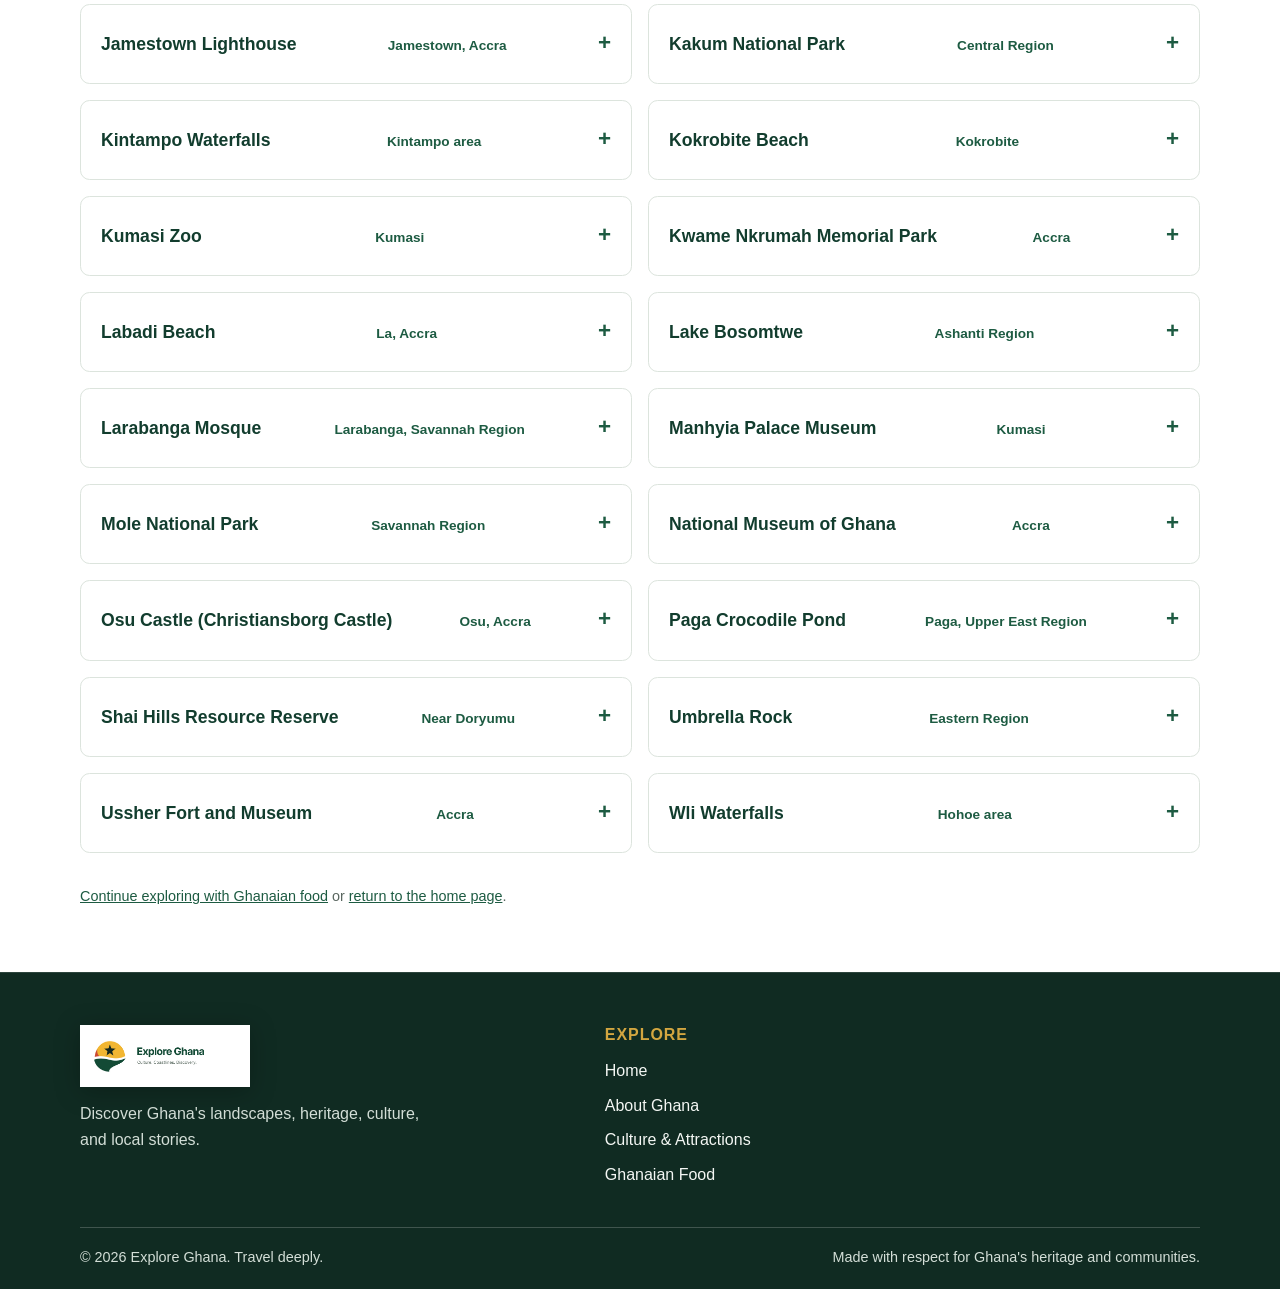
<file: culture.html>
<!DOCTYPE html>
<html lang="en">
<head>
    <meta charset="UTF-8">
    <meta name="viewport" content="width=device-width, initial-scale=1.0">
    <title>Ghanaian Culture &amp; Attractions | Explore Ghana</title>
    <meta name="description" content="Explore Ghanaian traditions and discover historic sites, parks, waterfalls, and beaches across Ghana.">
    <link rel="stylesheet" href="style.css">
    <script src="image-interactions.js" defer></script>
</head>
<body>
    <header class="site-header site-header--solid">
        <div class="container header-content">
            <a class="brand brand-logo" href="index.html" aria-label="Akwaaba! Explore Ghana">
                <img src="images/logo/logo.jpg" alt="Explore Ghana logo" class="brand-logo-image">
            </a>
            <nav aria-label="Main navigation">
                <ul class="navigation">
                    <li><a href="index.html">Home</a></li>
                    <li><a href="about.html">About Ghana</a></li>
                    <li><a href="culture.html" aria-current="page">Culture &amp; Attractions</a></li>
                    <li><a href="food.html">Ghanaian Food</a></li>
                </ul>
                <details class="mobile-menu">
                    <summary aria-label="Open or close the main menu">
                        <span class="menu-icon" aria-hidden="true"></span>
                    </summary>
                    <ul class="mobile-navigation">
                        <li><a href="index.html">Home</a></li>
                        <li><a href="about.html">About Ghana</a></li>
                        <li><a href="culture.html" aria-current="page">Culture &amp; Attractions</a></li>
                        <li><a href="food.html">Ghanaian Food</a></li>
                    </ul>
                </details>
            </nav>
        </div>
    </header>

    <main>
        <section class="hero destination-hero">
            <div class="container hero-content">
                <p class="eyebrow">Traditions, history, and places to explore</p>
                <h1>Ghanaian Culture &amp; Attractions</h1>
                <p class="hero-intro">Discover the traditions of Ghana's diverse communities, then explore historic places and natural landscapes across the country.</p>
            </div>
        </section>

        <section class="section section-soft" id="ghanaian-culture">
            <div class="container">
                <p class="eyebrow">Many communities, many traditions</p>
                <h2>Discover Ghanaian Culture</h2>
                <p class="section-intro">Ghana's cultural traditions vary between communities. These examples offer a starting point, not a description of every Ghanaian experience.</p>
                <div class="topic-grid">
                    <article class="topic-card">
                        <h3>Clothing and textiles</h3>
                        <p>Kente is a handwoven cloth associated with Asante and Ewe weaving traditions. Its patterns and use carry meaning within their cultural contexts.</p>
                    </article>
                    <article class="topic-card">
                        <h3>Festivals</h3>
                        <p>Examples include Homowo among Ga communities, Aboakyer in Winneba, and Hogbetsotso among the Anlo Ewe. Each festival has its own history and customs.</p>
                    </article>
                    <article class="topic-card">
                        <h3>Music and dance</h3>
                        <p>Ghana has many musical traditions. Kpanlogo is associated with Ga communities, alongside popular styles such as highlife and hiplife.</p>
                    </article>
                    <article class="topic-card">
                        <h3>Chieftaincy and customs</h3>
                        <p>Traditional leaders and customary practices remain important in many communities, with roles and customs that differ across Ghana.</p>
                    </article>
                    <article class="topic-card">
                        <h3>Arts, crafts, and beads</h3>
                        <p>Craft traditions include Adinkra printing and beadmaking. Krobo beadmaking is especially well known, with beads used in ceremonies and everyday adornment.</p>
                    </article>
                </div>

                <h3>Clothing and textiles</h3>
                <p class="section-intro">Ghanaian fashion and textile traditions reflect creativity, identity, and craftsmanship across communities.</p>
                <div class="photo-gallery">
                    <figure>
                        <img src="images/clothing and textiles/kente.jpg" alt="Ghanaian Kente cloth" loading="lazy">
                        <figcaption>Kente cloth</figcaption>
                    </figure>
                    <figure>
                        <img src="images/clothing and textiles/kente1.jpg" alt="Another example of Ghanaian Kente weaving" loading="lazy">
                        <figcaption>Kente weaving</figcaption>
                    </figure>
                    <figure>
                        <img src="images/clothing and textiles/fabrics.jpg" alt="Colorful Ghanaian fabrics" loading="lazy">
                        <figcaption>Textile fabrics</figcaption>
                    </figure>
                    <figure>
                        <img src="images/clothing and textiles/fabric.jpg" alt="Traditional Ghanaian fabric pattern" loading="lazy">
                        <figcaption>Traditional fabric</figcaption>
                    </figure>
                    <figure>
                        <img src="images/clothing and textiles/Ahenema slippers.jpg" alt="Ghanaian Ahenema slippers" loading="lazy">
                        <figcaption>Ahenema slippers</figcaption>
                    </figure>
                    <figure>
                        <img src="images/clothing and textiles/bracelets.jpg" alt="Handcrafted Ghanaian bracelets and accessories" loading="lazy">
                        <figcaption>Crafted accessories</figcaption>
                    </figure>
                    <figure>
                        <img src="images/clothing and textiles/beads.jpg" alt="Traditional Ghanaian beadwork and jewelry" loading="lazy">
                        <figcaption>Beadwork</figcaption>
                    </figure>
                    <figure>
                        <img src="images/clothing and textiles/Bakatari.jpg" alt="Bakatari textile and craft inspiration" loading="lazy">
                        <figcaption>Bakatari craft</figcaption>
                    </figure>
                    <figure>
                        <img src="images/clothing and textiles/Artwork.jpg" alt="Ghanaian artwork inspired by textile and craft traditions" loading="lazy">
                        <figcaption>Artisan artwork</figcaption>
                    </figure>
                    <figure>
                        <img src="images/clothing and textiles/artwork1.jpg" alt="More Ghanaian artwork and cloth-inspired designs" loading="lazy">
                        <figcaption>Textile-inspired artwork</figcaption>
                    </figure>
                    <figure>
                        <img src="images/clothing and textiles/artwork2.jpg" alt="Ghanaian decorative art and craftsmanship" loading="lazy">
                        <figcaption>Decorative craft</figcaption>
                    </figure>
                    <figure>
                        <img src="images/clothing and textiles/Ghana Gold.jpg" alt="Gold-inspired Ghanaian craft and design" loading="lazy">
                        <figcaption>Gold craft</figcaption>
                    </figure>
                </div>

                <h3>Festival photographs</h3>
                <p class="section-intro">Explore photographs from festivals celebrated by communities across Ghana.</p>
                <div class="photo-gallery">
                    <figure>
                        <img src="images/Culture/Aboakyer festival.jpg" alt="Photograph of the Aboakyer festival" loading="lazy">
                        <figcaption>Aboakyer Festival</figcaption>
                    </figure>
                    <figure>
                        <img src="images/Culture/Asafutufiam.jpg.webp" alt="Photograph of the Asafotufiam festival" loading="lazy">
                        <figcaption>Asafotufiam Festival</figcaption>
                    </figure>
                    <figure>
                        <img src="images/Culture/bakatue festival.jpg" alt="Photograph of the Bakatue festival" loading="lazy">
                        <figcaption>Bakatue Festival</figcaption>
                    </figure>
                    <figure>
                        <img src="images/Culture/damba festival.jpg" alt="Photograph of the Damba festival" loading="lazy">
                        <figcaption>Damba Festival</figcaption>
                    </figure>
                    <figure>
                        <img src="images/Culture/dipo festival.jpg" alt="Photograph of the Dipo festival" loading="lazy">
                        <figcaption>Dipo Festival</figcaption>
                    </figure>
                    <figure>
                        <img src="images/Culture/fetu afahye festival.jpg" alt="Photograph of the Fetu Afahye festival" loading="lazy">
                        <figcaption>Fetu Afahye</figcaption>
                    </figure>
                    <figure>
                        <img src="images/Culture/hogbetsotso festival.jpg" alt="Photograph of the Hogbetsotso festival" loading="lazy">
                        <figcaption>Hogbetsotso Festival</figcaption>
                    </figure>
                    <figure>
                        <img src="images/Culture/homowo festival.jpg" alt="Photograph of the Homowo festival" loading="lazy">
                        <figcaption>Homowo Festival</figcaption>
                    </figure>
                    <figure>
                        <img src="images/Culture/odwira festival.jpg" alt="Photograph of the Odwira festival" loading="lazy">
                        <figcaption>Odwira Festival</figcaption>
                    </figure>
                    <figure>
                        <img src="images/Culture/ohum festival.jpg" alt="Photograph of the Ohum festival" loading="lazy">
                        <figcaption>Ohum Festival</figcaption>
                    </figure>
                </div>
            </div>
        </section>

        <section class="section" id="attractions">
            <div class="container">
                <p class="eyebrow">History, wildlife, and landscapes</p>
                <h2>Explore Ghana's Attractions</h2>
                <p class="section-intro">Browse the attractions together instead of by region. Open a card for its location, a short introduction, and photographs.</p>
                <p class="source-note">These notes are introductions, not visitor instructions. Opening hours, access, and facilities can change; confirm details with each site before travelling.</p>
                <div class="destination-list">
                <details class="destination-card" id="aburi-botanical-gardens">
                                            <summary><span>Aburi Botanical Gardens</span><span class="card-location">Aburi</span></summary>
                                            <div class="detail-content">
                                                <h3>Location</h3>
                                                <p>Aburi, Eastern Region.</p>
                                                <h3>Short history</h3>
                                                <p>After earlier proposals, the Aburi Botanical Gardens were established in 1890 during the colonial period. They became a place for plant collections and study on the Akuapem hills.</p>
                                                <p class="read-more"><a href="https://touringghana.com/aburi-botanical-gardens/" target="_blank" rel="noopener noreferrer">Read more at Touring Ghana</a></p>
                <h3>Photo gallery</h3>
                                                <div class="photo-gallery">
                                                    <figure>
                                                        <img src="images/Aburi Botanical Gardens/01.jpg" alt="Photograph of Aburi Botanical Gardens" loading="lazy">
                                                        <figcaption>Aburi Botanical Gardens photo 1</figcaption>
                                                    </figure>
                                                    <figure>
                                                        <img src="images/Aburi Botanical Gardens/02.jpg" alt="Photograph of Aburi Botanical Gardens" loading="lazy">
                                                        <figcaption>Aburi Botanical Gardens photo 2</figcaption>
                                                    </figure>
                                                    <figure>
                                                        <img src="images/Aburi Botanical Gardens/03.jpg" alt="Photograph of Aburi Botanical Gardens" loading="lazy">
                                                        <figcaption>Aburi Botanical Gardens photo 3</figcaption>
                                                    </figure>
                                                    <figure>
                                                        <img src="images/Aburi Botanical Gardens/04.jpg" alt="Photograph of Aburi Botanical Gardens" loading="lazy">
                                                        <figcaption>Aburi Botanical Gardens photo 4</figcaption>
                                                    </figure>
                                                </div>
                                            </div>
                                        </details>
                <details class="destination-card" id="accra-zoo">
                                            <summary><span>Accra Zoo</span><span class="card-location">Achimota, Accra</span></summary>
                                            <div class="detail-content">
                                                <h3>Location</h3>
                                                <p>Achimota Forest area, Accra, Greater Accra Region.</p>
                                                <h3>Short history</h3>
                                                <p>Accra Zoo offers visitors a small introduction to wildlife in the capital and is described as part of local conservation efforts. A detailed founding history is not available in the linked tourism account.</p>
                                                <p class="read-more"><a href="https://visitghana.com/greater-accra-region/" target="_blank" rel="noopener noreferrer">Read more at Visit Ghana's Greater Accra guide</a></p>
                <h3>Photo gallery</h3>
                                                <div class="photo-gallery">
                                                    <figure>
                                                        <img src="images/Accra Zoo/01.jpg" alt="Photograph of Accra Zoo" loading="lazy">
                                                        <figcaption>Accra Zoo photo 1</figcaption>
                                                    </figure>
                                                    <figure>
                                                        <img src="images/Accra Zoo/02.jpg" alt="Photograph of Accra Zoo" loading="lazy">
                                                        <figcaption>Accra Zoo photo 2</figcaption>
                                                    </figure>
                                                    <figure>
                                                        <img src="images/Accra Zoo/03.jpg" alt="Photograph of Accra Zoo" loading="lazy">
                                                        <figcaption>Accra Zoo photo 3</figcaption>
                                                    </figure>
                                                    <figure>
                                                        <img src="images/Accra Zoo/04.jpg" alt="Photograph of Accra Zoo" loading="lazy">
                                                        <figcaption>Accra Zoo photo 4</figcaption>
                                                    </figure>
                                                    <figure>
                                                        <img src="images/Accra Zoo/05.jpg" alt="Photograph of Accra Zoo" loading="lazy">
                                                        <figcaption>Accra Zoo photo 5</figcaption>
                                                    </figure>
                                                </div>
                                            </div>
                                        </details>
                <details class="destination-card" id="akosombo-dam">
                                            <summary><span>Akosombo Dam</span><span class="card-location">Akosombo</span></summary>
                                            <div class="detail-content">
                                                <h3>Location</h3>
                                                <p>Akosombo, Eastern Region, on the Volta River.</p>
                                                <h3>Short history</h3>
                                                <p>The Akosombo Dam was constructed between 1961 and 1965 on the Volta River. Its reservoir created Lake Volta, and the dam became a major part of Ghana's hydroelectric history.</p>
                                                <p class="read-more"><a href="https://www.vra.com/our_mandate/akosombo_hydro_plant.php" target="_blank" rel="noopener noreferrer">Read more at Volta River Authority</a></p>
                <h3>Photo gallery</h3>
                                                <div class="photo-gallery">
                                                    <figure>
                                                        <img src="images/Akosombo dam/01.jpg" alt="Photograph of Akosombo Dam" loading="lazy">
                                                        <figcaption>Akosombo Dam photo 1</figcaption>
                                                    </figure>
                                                    <figure>
                                                        <img src="images/Akosombo dam/02.jpg" alt="Photograph of Akosombo Dam" loading="lazy">
                                                        <figcaption>Akosombo Dam photo 2</figcaption>
                                                    </figure>
                                                    <figure>
                                                        <img src="images/Akosombo dam/03.jpg" alt="Photograph of Akosombo Dam" loading="lazy">
                                                        <figcaption>Akosombo Dam photo 3</figcaption>
                                                    </figure>
                                                    <figure>
                                                        <img src="images/Akosombo dam/04.jpg" alt="Photograph of Akosombo Dam" loading="lazy">
                                                        <figcaption>Akosombo Dam photo 4</figcaption>
                                                    </figure>
                                                </div>
                                            </div>
                                        </details>
                <details class="destination-card" id="bia-national-park">
                                            <summary><span>Bia National Park</span><span class="card-location">Western North Region</span></summary>
                                            <div class="detail-content">
                                                <h3>Location</h3>
                                                <p>Western North Region, near Ghana's western border.</p>
                                                <h3>Short history</h3>
                                                <p>Bia was protected in 1935 and became a national park in 1974. It protects forest habitat and wildlife in western Ghana and is part of the wider Bia Conservancy Area.</p>
                                                <p class="read-more"><a href="https://visitghana.com/bia-national-park/" target="_blank" rel="noopener noreferrer">Read more at Visit Ghana</a></p>
                <h3>Photo gallery</h3>
                                                <div class="photo-gallery">
                                                    <figure>
                                                        <img src="images/Bia National Park/bia-national-park-1.jpg" alt="Photograph of Bia National Park" loading="lazy">
                                                        <figcaption>Bia National Park photo 1</figcaption>
                                                    </figure>
                                                    <figure>
                                                        <img src="images/Bia National Park/bia-national-park-2.jpg" alt="Photograph of Bia National Park" loading="lazy">
                                                        <figcaption>Bia National Park photo 2</figcaption>
                                                    </figure>
                                                    <figure>
                                                        <img src="images/Bia National Park/Bia-National-Park-3.jpg" alt="Photograph of Bia National Park" loading="lazy">
                                                        <figcaption>Bia National Park photo 3</figcaption>
                                                    </figure>
                                                    <figure>
                                                        <img src="images/Bia National Park/bia-national-park-4.jpeg" alt="Photograph of Bia National Park" loading="lazy">
                                                        <figcaption>Bia National Park photo 4</figcaption>
                                                    </figure>
                                                    <figure>
                                                        <img src="images/Bia National Park/Bia-National-park-5.jpg" alt="Photograph of Bia National Park" loading="lazy">
                                                        <figcaption>Bia National Park photo 5</figcaption>
                                                    </figure>
                                                </div>
                                            </div>
                                        </details>
                <details class="destination-card" id="black-star-gate">
                                            <summary><span>Black Star Gate</span><span class="card-location">Accra</span></summary>
                                            <div class="detail-content">
                                                <h3>Location</h3>
                                                <p>Independence Square area, Accra, Greater Accra Region.</p>
                                                <h3>Short history</h3>
                                                <p>The Black Star Gate stands within Accra's Independence Square complex. Together with the square's other monuments, it commemorates Ghana's independence and national identity.</p>
                                                <p class="read-more"><a href="https://visitghana.com/independence-square/" target="_blank" rel="noopener noreferrer">Read more at Visit Ghana</a></p>
                <h3>Photo gallery</h3>
                                                <div class="photo-gallery">
                                                    <figure>
                                                        <img src="images/black star gate and independence square/01.jpg" alt="Photograph of Black Star Gate" loading="lazy">
                                                        <figcaption>Black Star Gate photo 1</figcaption>
                                                    </figure>
                                                    <figure>
                                                        <img src="images/black star gate and independence square/02.jpg" alt="Photograph of Black Star Gate" loading="lazy">
                                                        <figcaption>Black Star Gate photo 2</figcaption>
                                                    </figure>
                                                    <figure>
                                                        <img src="images/black star gate and independence square/03.jpg" alt="Photograph of Black Star Gate" loading="lazy">
                                                        <figcaption>Black Star Gate photo 3</figcaption>
                                                    </figure>
                                                </div>
                                            </div>
                                        </details>
                <details class="destination-card" id="bojo-beach">
                                            <summary><span>Bojo Beach</span><span class="card-location">Bortianor area</span></summary>
                                            <div class="detail-content">
                                                <h3>Location</h3>
                                                <p>Bortianor area, Greater Accra Region.</p>
                                                <h3>Short history</h3>
                                                <p>Bojo is a coastal leisure destination near Bortianor on the Atlantic coast. Its story is primarily about the shoreline and recreation; a separate documented historic account is limited.</p>
                                                <p class="read-more"><a href="https://visitghana.com/greater-accra-region/" target="_blank" rel="noopener noreferrer">Read more at Visit Ghana's Greater Accra guide</a></p>
                <h3>Photo gallery</h3>
                                                <div class="photo-gallery">
                                                    <figure>
                                                        <img src="images/Bojo Beach/01.jpg" alt="Photograph of Bojo Beach" loading="lazy">
                                                        <figcaption>Bojo Beach photo 1</figcaption>
                                                    </figure>
                                                    <figure>
                                                        <img src="images/Bojo Beach/02.jpg" alt="Photograph of Bojo Beach" loading="lazy">
                                                        <figcaption>Bojo Beach photo 2</figcaption>
                                                    </figure>
                                                    <figure>
                                                        <img src="images/Bojo Beach/03.jpg" alt="Photograph of Bojo Beach" loading="lazy">
                                                        <figcaption>Bojo Beach photo 3</figcaption>
                                                    </figure>
                                                    <figure>
                                                        <img src="images/Bojo Beach/04.jpg" alt="Photograph of Bojo Beach" loading="lazy">
                                                        <figcaption>Bojo Beach photo 4</figcaption>
                                                    </figure>
                                                </div>
                                            </div>
                                        </details>
                <details class="destination-card" id="boti-falls">
                                            <summary><span>Boti Falls</span><span class="card-location">Boti</span></summary>
                                            <div class="detail-content">
                                                <h3>Location</h3>
                                                <p>Near Boti in the Eastern Region.</p>
                                                <h3>Short history</h3>
                                                <p>Boti is a seasonal twin waterfall in the Eastern Region. Local stories describe the two falls as male and female; this is a community tradition rather than a documented historical fact.</p>
                                                <p class="read-more"><a href="https://visitghana.com/boti-falls/" target="_blank" rel="noopener noreferrer">Read more at Visit Ghana</a></p>
                <h3>Photo gallery</h3>
                                                <div class="photo-gallery">
                                                    <figure>
                                                        <img src="images/Boti falls/01.jpg" alt="Photograph of Boti Falls" loading="lazy">
                                                        <figcaption>Boti Falls photo 1</figcaption>
                                                    </figure>
                                                    <figure>
                                                        <img src="images/Boti falls/03.jpg" alt="Photograph of Boti Falls" loading="lazy">
                                                        <figcaption>Boti Falls photo 2</figcaption>
                                                    </figure>
                                                    <figure>
                                                        <img src="images/Boti falls/boti-falls-02.jpg" alt="Photograph of Boti Falls" loading="lazy">
                                                        <figcaption>Boti Falls photo 3</figcaption>
                                                    </figure>
                                                </div>
                                            </div>
                                        </details>
                <details class="destination-card" id="bui-dam">
                                            <summary><span>Bui Dam</span><span class="card-location">Bono Region</span></summary>
                                            <div class="detail-content">
                                                <h3>Location</h3>
                                                <p>On the Black Volta in the Bono Region.</p>
                                                <h3>Short history</h3>
                                                <p>The Bui hydroelectric project was built on the Black Volta, on the boundary between the Bono and Savannah regions. Its generating station was commissioned in 2013.</p>
                                                <p class="read-more"><a href="https://www.buipower.com/bui-generating-station" target="_blank" rel="noopener noreferrer">Read more at Bui Power Authority</a></p>
                <h3>Photo gallery</h3>
                                                <div class="photo-gallery">
                                                    <figure>
                                                        <img src="images/Bui dam/01.jpg" alt="Photograph of Bui Dam" loading="lazy">
                                                        <figcaption>Bui Dam photo 1</figcaption>
                                                    </figure>
                                                    <figure>
                                                        <img src="images/Bui dam/02.jpg" alt="Photograph of Bui Dam" loading="lazy">
                                                        <figcaption>Bui Dam photo 2</figcaption>
                                                    </figure>
                                                    <figure>
                                                        <img src="images/Bui dam/03.jpg" alt="Photograph of Bui Dam" loading="lazy">
                                                        <figcaption>Bui Dam photo 3</figcaption>
                                                    </figure>
                                                </div>
                                            </div>
                                        </details>
                <details class="destination-card" id="bunso-arboretum">
                                            <summary><span>Bunso Arboretum</span><span class="card-location">Bunso</span></summary>
                                            <div class="detail-content">
                                                <h3>Location</h3>
                                                <p>Bunso, Eastern Region.</p>
                                                <h3>Short history</h3>
                                                <p>Bunso Arboretum combines native forest with plants introduced for research by the Plant Genetic Resources Centre. It is used for plant education and conservation as well as nature visits.</p>
                                                <p class="read-more"><a href="https://visitghana.com/bunso-eco-park-arboretum/" target="_blank" rel="noopener noreferrer">Read more at Visit Ghana</a></p>
                <h3>Photo gallery</h3>
                                                <div class="photo-gallery">
                                                    <figure>
                                                        <img src="images/Bunso Arboretum/01.jpg" alt="Photograph of Bunso Arboretum" loading="lazy">
                                                        <figcaption>Bunso Arboretum photo 1</figcaption>
                                                    </figure>
                                                    <figure>
                                                        <img src="images/Bunso Arboretum/03.jpg" alt="Photograph of Bunso Arboretum" loading="lazy">
                                                        <figcaption>Bunso Arboretum photo 2</figcaption>
                                                    </figure>
                                                    <figure>
                                                        <img src="images/Bunso Arboretum/04.jpg" alt="Photograph of Bunso Arboretum" loading="lazy">
                                                        <figcaption>Bunso Arboretum photo 3</figcaption>
                                                    </figure>
                                                    <figure>
                                                        <img src="images/Bunso Arboretum/bunso-arboretum-02.jpg" alt="Photograph of Bunso Arboretum" loading="lazy">
                                                        <figcaption>Bunso Arboretum photo 4</figcaption>
                                                    </figure>
                                                </div>
                                            </div>
                                        </details>
                <details class="destination-card" id="busua-beach">
                                            <summary><span>Busua Beach</span><span class="card-location">Busua</span></summary>
                                            <div class="detail-content">
                                                <h3>Location</h3>
                                                <p>Busua, Western Region.</p>
                                                <h3>Short history</h3>
                                                <p>Busua is a coastal community in the Western Region known for its beach and surf culture. Its history is rooted in the community and shoreline; a detailed written site history is limited in the tourism source.</p>
                                                <p class="read-more"><a href="https://visitghana.com/western-region/" target="_blank" rel="noopener noreferrer">Read more at Visit Ghana's Western Region guide</a></p>
                <h3>Photo gallery</h3>
                                                <div class="photo-gallery">
                                                    <figure>
                                                        <img src="images/Busua Beach/01.jpg" alt="Photograph of Busua Beach" loading="lazy">
                                                        <figcaption>Busua Beach photo 1</figcaption>
                                                    </figure>
                                                    <figure>
                                                        <img src="images/Busua Beach/03.jpg.jpg" alt="Photograph of Busua Beach" loading="lazy">
                                                        <figcaption>Busua Beach photo 2</figcaption>
                                                    </figure>
                                                    <figure>
                                                        <img src="images/Busua Beach/04.jpg" alt="Photograph of Busua Beach" loading="lazy">
                                                        <figcaption>Busua Beach photo 3</figcaption>
                                                    </figure>
                                                    <figure>
                                                        <img src="images/Busua Beach/Busua-Beach-Resort-2.jpg" alt="Photograph of Busua Beach" loading="lazy">
                                                        <figcaption>Busua Beach photo 4</figcaption>
                                                    </figure>
                                                </div>
                                            </div>
                                        </details>
                <details class="destination-card" id="cape-coast-castle">
                                            <summary><span>Cape Coast Castle</span><span class="card-location">Cape Coast</span></summary>
                                            <div class="detail-content">
                                                <h3>Location</h3>
                                                <p>Cape Coast, Central Region.</p>
                                                <h3>Short history</h3>
                                                <p>The Swedes built the first permanent fort here in 1653. The British captured it in 1665 and later expanded it into a castle; the site is closely tied to the history of the Atlantic slave trade.</p>
                                                <p class="read-more"><a href="https://gmmb.gov.gh/cape-coast-castle-cape-coast-1653/" target="_blank" rel="noopener noreferrer">Read more at Ghana Museums and Monuments Board</a></p>
                <h3>Photo gallery</h3>
                                                <div class="photo-gallery">
                                                    <figure>
                                                        <img src="images/CapeCoast Castle/01.jpg" alt="Photograph of Cape Coast Castle" loading="lazy">
                                                        <figcaption>Cape Coast Castle photo 1</figcaption>
                                                    </figure>
                                                    <figure>
                                                        <img src="images/CapeCoast Castle/02.jpg" alt="Photograph of Cape Coast Castle" loading="lazy">
                                                        <figcaption>Cape Coast Castle photo 2</figcaption>
                                                    </figure>
                                                    <figure>
                                                        <img src="images/CapeCoast Castle/03.jpg" alt="Photograph of Cape Coast Castle" loading="lazy">
                                                        <figcaption>Cape Coast Castle photo 3</figcaption>
                                                    </figure>
                                                    <figure>
                                                        <img src="images/CapeCoast Castle/04.jpg" alt="Photograph of Cape Coast Castle" loading="lazy">
                                                        <figcaption>Cape Coast Castle photo 4</figcaption>
                                                    </figure>
                                                </div>
                                            </div>
                                        </details>
                <details class="destination-card" id="elmina-castle">
                                            <summary><span>Elmina Castle</span><span class="card-location">Elmina</span></summary>
                                            <div class="detail-content">
                                                <h3>Location</h3>
                                                <p>Elmina, Central Region.</p>
                                                <h3>Short history</h3>
                                                <p>Portuguese forces founded St. George's Castle, now Elmina Castle, in 1482. It became a major European trading stronghold, and its history includes the trade in enslaved people.</p>
                                                <p class="read-more"><a href="https://gmmb.gov.gh/st-georges-castle-elmina-castle-elmina-1482/" target="_blank" rel="noopener noreferrer">Read more at Ghana Museums and Monuments Board</a></p>
                <h3>Photo gallery</h3>
                                                <div class="photo-gallery">
                                                    <figure>
                                                        <img src="images/Elmina Castle/01.jpg" alt="Photograph of Elmina Castle" loading="lazy">
                                                        <figcaption>Elmina Castle photo 1</figcaption>
                                                    </figure>
                                                    <figure>
                                                        <img src="images/Elmina Castle/02.jpg" alt="Photograph of Elmina Castle" loading="lazy">
                                                        <figcaption>Elmina Castle photo 2</figcaption>
                                                    </figure>
                                                    <figure>
                                                        <img src="images/Elmina Castle/03.jpg" alt="Photograph of Elmina Castle" loading="lazy">
                                                        <figcaption>Elmina Castle photo 3</figcaption>
                                                    </figure>
                                                </div>
                                            </div>
                                        </details>
                <details class="destination-card" id="fort-san-sebastian">
                                            <summary><span>Fort San Sebastian</span><span class="card-location">Shama</span></summary>
                                            <div class="detail-content">
                                                <h3>Location</h3>
                                                <p>Shama, Western Region.</p>
                                                <h3>Short history</h3>
                                                <p>The Portuguese built Fort San Sebastian between 1520 and 1526 to protect their trade interests at Shama. The Dutch later expanded it, and the fort changed hands again when it was ceded to the British in 1872.</p>
                                                <p class="read-more"><a href="https://gmmb.gov.gh/fort-san-sebastian-shama-1526/" target="_blank" rel="noopener noreferrer">Read more at Ghana Museums and Monuments Board</a></p>
                <h3>Photo gallery</h3>
                                                <div class="photo-gallery">
                                                    <figure>
                                                        <img src="images/Fort san sebastiam,shama/01.jpg" alt="Photograph of Fort San Sebastian" loading="lazy">
                                                        <figcaption>Fort San Sebastian photo 1</figcaption>
                                                    </figure>
                                                    <figure>
                                                        <img src="images/Fort san sebastiam,shama/02.jpg" alt="Photograph of Fort San Sebastian" loading="lazy">
                                                        <figcaption>Fort San Sebastian photo 2</figcaption>
                                                    </figure>
                                                    <figure>
                                                        <img src="images/Fort san sebastiam,shama/03.jpg" alt="Photograph of Fort San Sebastian" loading="lazy">
                                                        <figcaption>Fort San Sebastian photo 3</figcaption>
                                                    </figure>
                                                </div>
                                            </div>
                                        </details>
                <details class="destination-card" id="independence-square">
                                            <summary><span>Independence Square</span><span class="card-location">Accra</span></summary>
                                            <div class="detail-content">
                                                <h3>Location</h3>
                                                <p>Central Accra, Greater Accra Region.</p>
                                                <h3>Short history</h3>
                                                <p>Kwame Nkrumah commissioned the square after Ghana gained independence in 1957; it was completed in 1961. It has hosted major civic and national ceremonies, including Independence Day parades.</p>
                                                <p class="read-more"><a href="https://visitghana.com/independence-square/" target="_blank" rel="noopener noreferrer">Read more at Visit Ghana</a></p>
                <h3>Photo gallery</h3>
                                                <div class="photo-gallery">
                                                    <figure>
                                                        <img src="images/black star gate and independence square/01.jpg" alt="Photograph of Independence Square" loading="lazy">
                                                        <figcaption>Independence Square photo 1</figcaption>
                                                    </figure>
                                                    <figure>
                                                        <img src="images/black star gate and independence square/02.jpg" alt="Photograph of Independence Square" loading="lazy">
                                                        <figcaption>Independence Square photo 2</figcaption>
                                                    </figure>
                                                    <figure>
                                                        <img src="images/black star gate and independence square/03.jpg" alt="Photograph of Independence Square" loading="lazy">
                                                        <figcaption>Independence Square photo 3</figcaption>
                                                    </figure>
                                                </div>
                                            </div>
                                        </details>
                <details class="destination-card" id="jamestown-lighthouse">
                                            <summary><span>Jamestown Lighthouse</span><span class="card-location">Jamestown, Accra</span></summary>
                                            <div class="detail-content">
                                                <h3>Location</h3>
                                                <p>Jamestown, Accra, Greater Accra Region.</p>
                                                <h3>Short history</h3>
                                                <p>The lighthouse is a landmark in Jamestown, one of Accra's older coastal districts with a long maritime and fishing heritage.
                                                    A construction date for the current lighthouse is not confirmed in the linked regional source.</p>
                                                <p class="read-more"><a href="https://visitghana.com/greater-accra-region/" target="_blank" rel="noopener noreferrer">Read more at Visit Ghana's Greater Accra guide</a></p>
                <h3>Photo gallery</h3>
                                                <div class="photo-gallery">
                                                    <figure>
                                                        <img src="images/Jamestown Lighthouse/02.jpg" alt="Photograph of Jamestown Lighthouse" loading="lazy">
                                                        <figcaption>Jamestown Lighthouse photo 1</figcaption>
                                                    </figure>
                                                    <figure>
                                                        <img src="images/Jamestown Lighthouse/james-town-lighthouse-01.jpg" alt="Photograph of Jamestown Lighthouse" loading="lazy">
                                                        <figcaption>Jamestown Lighthouse photo 2</figcaption>
                                                    </figure>
                                                    <figure>
                                                        <img src="images/Jamestown Lighthouse/jamestown-lighthouse-03.jpg" alt="Photograph of Jamestown Lighthouse" loading="lazy">
                                                        <figcaption>Jamestown Lighthouse photo 3</figcaption>
                                                    </figure>
                                                </div>
                                            </div>
                                        </details>
                <details class="destination-card" id="kakum-national-park">
                                            <summary><span>Kakum National Park</span><span class="card-location">Central Region</span></summary>
                                            <div class="detail-content">
                                                <h3>Location</h3>
                                                <p>Central Region, north of Cape Coast.</p>
                                                <h3>Short history</h3>
                                                <p>Kakum protects rainforest within the Assin Attandanso area. Its best-known visitor feature is a canopy walkway above the forest, while the park's wider purpose includes protecting forest habitat and wildlife.</p>
                                                <p class="read-more"><a href="https://visitghana.com/kakum-national-park/" target="_blank" rel="noopener noreferrer">Read more at Visit Ghana</a></p>
                <h3>Photo gallery</h3>
                                                <div class="photo-gallery">
                                                    <figure>
                                                        <img src="images/Kakum National park/01.jpg" alt="Photograph of Kakum National Park" loading="lazy">
                                                        <figcaption>Kakum National Park photo 1</figcaption>
                                                    </figure>
                                                    <figure>
                                                        <img src="images/Kakum National park/02.jpg" alt="Photograph of Kakum National Park" loading="lazy">
                                                        <figcaption>Kakum National Park photo 2</figcaption>
                                                    </figure>
                                                    <figure>
                                                        <img src="images/Kakum National park/03.jpg.jpg" alt="Photograph of Kakum National Park" loading="lazy">
                                                        <figcaption>Kakum National Park photo 3</figcaption>
                                                    </figure>
                                                    <figure>
                                                        <img src="images/Kakum National park/04.jpg" alt="Photograph of Kakum National Park" loading="lazy">
                                                        <figcaption>Kakum National Park photo 4</figcaption>
                                                    </figure>
                                                    <figure>
                                                        <img src="images/Kakum National park/05.jpg" alt="Photograph of Kakum National Park" loading="lazy">
                                                        <figcaption>Kakum National Park photo 5</figcaption>
                                                    </figure>
                                                </div>
                                            </div>
                                        </details>
                <details class="destination-card" id="kintampo-waterfalls">
                                            <summary><span>Kintampo Waterfalls</span><span class="card-location">Kintampo area</span></summary>
                                            <div class="detail-content">
                                                <h3>Location</h3>
                                                <p>Near Kintampo in the Bono East Region.</p>
                                                <h3>Short history</h3>
                                                <p>Kintampo Waterfalls, also known in older accounts as Sanders Falls, is formed by cascades on the Pumpum River, a tributary of the Black Volta. The falls have long been a natural landmark near Kintampo.</p>
                                                <p class="read-more"><a href="https://visitghana.com/kintampo-waterfalls/" target="_blank" rel="noopener noreferrer">Read more at Visit Ghana</a></p>
                <h3>Photo gallery</h3>
                                                <div class="photo-gallery">
                                                    <figure>
                                                        <img src="images/Kintampo Waterfalls/01.jpg" alt="Photograph of Kintampo Waterfalls" loading="lazy">
                                                        <figcaption>Kintampo Waterfalls photo 1</figcaption>
                                                    </figure>
                                                    <figure>
                                                        <img src="images/Kintampo Waterfalls/02.jpg" alt="Photograph of Kintampo Waterfalls" loading="lazy">
                                                        <figcaption>Kintampo Waterfalls photo 2</figcaption>
                                                    </figure>
                                                    <figure>
                                                        <img src="images/Kintampo Waterfalls/03.jpg" alt="Photograph of Kintampo Waterfalls" loading="lazy">
                                                        <figcaption>Kintampo Waterfalls photo 3</figcaption>
                                                    </figure>
                                                </div>
                                            </div>
                                        </details>
                <details class="destination-card" id="kokrobite-beach">
                                            <summary><span>Kokrobite Beach</span><span class="card-location">Kokrobite</span></summary>
                                            <div class="detail-content">
                                                <h3>Location</h3>
                                                <p>Kokrobite, Greater Accra Region.</p>
                                                <h3>Short history</h3>
                                                <p>Kokrobite is a coastal community west of central Accra, known as a beach destination. The nearby Academy of African Music and Arts adds a cultural dimension to the area.</p>
                                                <p class="read-more"><a href="https://visitghana.com/greater-accra-region/" target="_blank" rel="noopener noreferrer">Read more at Visit Ghana's Greater Accra guide</a></p>
                <h3>Photo gallery</h3>
                                                <div class="photo-gallery">
                                                    <figure>
                                                        <img src="images/Kokrobite beach/01.jpg" alt="Photograph of Kokrobite Beach" loading="lazy">
                                                        <figcaption>Kokrobite Beach photo 1</figcaption>
                                                    </figure>
                                                    <figure>
                                                        <img src="images/Kokrobite beach/02.jpg" alt="Photograph of Kokrobite Beach" loading="lazy">
                                                        <figcaption>Kokrobite Beach photo 2</figcaption>
                                                    </figure>
                                                    <figure>
                                                        <img src="images/Kokrobite beach/03.jpg" alt="Photograph of Kokrobite Beach" loading="lazy">
                                                        <figcaption>Kokrobite Beach photo 3</figcaption>
                                                    </figure>
                                                    <figure>
                                                        <img src="images/Kokrobite beach/04.jpg" alt="Photograph of Kokrobite Beach" loading="lazy">
                                                        <figcaption>Kokrobite Beach photo 4</figcaption>
                                                    </figure>
                                                </div>
                                            </div>
                                        </details>
                <details class="destination-card" id="kumasi-zoo">
                                            <summary><span>Kumasi Zoo</span><span class="card-location">Kumasi</span></summary>
                                            <div class="detail-content">
                                                <h3>Location</h3>
                                                <p>Kumasi, Ashanti Region.</p>
                                                <h3>Short history</h3>
                                                <p>The Asanteman Council established Kumasi Zoo in 1957 as a place for wildlife conservation and public learning. It remains a green wildlife site in the centre of Kumasi.</p>
                                                <p class="read-more"><a href="https://visitghana.com/kumasi-zoo/" target="_blank" rel="noopener noreferrer">Read more at Visit Ghana</a></p>
                <h3>Photo gallery</h3>
                                                <div class="photo-gallery">
                                                    <figure>
                                                        <img src="images/Kumasi Zoo/01.jpg" alt="Photograph of Kumasi Zoo" loading="lazy">
                                                        <figcaption>Kumasi Zoo photo 1</figcaption>
                                                    </figure>
                                                    <figure>
                                                        <img src="images/Kumasi Zoo/02.jpg" alt="Photograph of Kumasi Zoo" loading="lazy">
                                                        <figcaption>Kumasi Zoo photo 2</figcaption>
                                                    </figure>
                                                    <figure>
                                                        <img src="images/Kumasi Zoo/03.jpg" alt="Photograph of Kumasi Zoo" loading="lazy">
                                                        <figcaption>Kumasi Zoo photo 3</figcaption>
                                                    </figure>
                                                    <figure>
                                                        <img src="images/Kumasi Zoo/04.jpg" alt="Photograph of Kumasi Zoo" loading="lazy">
                                                        <figcaption>Kumasi Zoo photo 4</figcaption>
                                                    </figure>
                                                </div>
                                            </div>
                                        </details>
                <details class="destination-card" id="kwame-nkrumah-memorial-park">
                                            <summary><span>Kwame Nkrumah Memorial Park</span><span class="card-location">Accra</span></summary>
                                            <div class="detail-content">
                                                <h3>Location</h3>
                                                <p>Accra, Greater Accra Region.</p>
                                                <h3>Short history</h3>
                                                <p>The park and mausoleum honour Kwame Nkrumah, Ghana's first president and a leading figure in the independence movement. Its museum presents objects and stories connected with Ghana's independence and Nkrumah's legacy.</p>
                                                <p class="read-more"><a href="https://visitghana.com/kwame-nkrumah-memorial-park/" target="_blank" rel="noopener noreferrer">Read more at Visit Ghana</a></p>
                <h3>Photo gallery</h3>
                                                <div class="photo-gallery">
                                                    <figure>
                                                        <img src="images/Kwame Nkrumah Memorial park/01.jpg" alt="Photograph of Kwame Nkrumah Memorial Park" loading="lazy">
                                                        <figcaption>Kwame Nkrumah Memorial Park photo 1</figcaption>
                                                    </figure>
                                                    <figure>
                                                        <img src="images/Kwame Nkrumah Memorial park/02.jpg" alt="Photograph of Kwame Nkrumah Memorial Park" loading="lazy">
                                                        <figcaption>Kwame Nkrumah Memorial Park photo 2</figcaption>
                                                    </figure>
                                                    <figure>
                                                        <img src="images/Kwame Nkrumah Memorial park/03.jpg" alt="Photograph of Kwame Nkrumah Memorial Park" loading="lazy">
                                                        <figcaption>Kwame Nkrumah Memorial Park photo 3</figcaption>
                                                    </figure>
                                                    <figure>
                                                        <img src="images/Kwame Nkrumah Memorial park/04.jpg" alt="Photograph of Kwame Nkrumah Memorial Park" loading="lazy">
                                                        <figcaption>Kwame Nkrumah Memorial Park photo 4</figcaption>
                                                    </figure>
                                                    <figure>
                                                        <img src="images/Kwame Nkrumah Memorial park/05.jpg" alt="Photograph of Kwame Nkrumah Memorial Park" loading="lazy">
                                                        <figcaption>Kwame Nkrumah Memorial Park photo 5</figcaption>
                                                    </figure>
                                                </div>
                                            </div>
                                        </details>
                <details class="destination-card" id="labadi-beach">
                                            <summary><span>Labadi Beach</span><span class="card-location">La, Accra</span></summary>
                                            <div class="detail-content">
                                                <h3>Location</h3>
                                                <p>La, Accra, Greater Accra Region.</p>
                                                <h3>Short history</h3>
                                                <p>Labadi Beach, also known as La Pleasure Beach, is a well-known urban beach on Accra's coast. Its importance is as a public coastal recreation area rather than a historic monument.</p>
                                                <p class="read-more"><a href="https://visitghana.com/greater-accra-region/" target="_blank" rel="noopener noreferrer">Read more at Visit Ghana's Greater Accra guide</a></p>
                <h3>Photo gallery</h3>
                                                <div class="photo-gallery">
                                                    <figure>
                                                        <img src="images/Labadi beach/01.jpg" alt="Photograph of Labadi Beach" loading="lazy">
                                                        <figcaption>Labadi Beach photo 1</figcaption>
                                                    </figure>
                                                    <figure>
                                                        <img src="images/Labadi beach/02.jpg" alt="Photograph of Labadi Beach" loading="lazy">
                                                        <figcaption>Labadi Beach photo 2</figcaption>
                                                    </figure>
                                                    <figure>
                                                        <img src="images/Labadi beach/03.jpg" alt="Photograph of Labadi Beach" loading="lazy">
                                                        <figcaption>Labadi Beach photo 3</figcaption>
                                                    </figure>
                                                    <figure>
                                                        <img src="images/Labadi beach/04.jpg" alt="Photograph of Labadi Beach" loading="lazy">
                                                        <figcaption>Labadi Beach photo 4</figcaption>
                                                    </figure>
                                                </div>
                                            </div>
                                        </details>
                <details class="destination-card" id="lake-bosomtwe">
                                            <summary><span>Lake Bosomtwe</span><span class="card-location">Ashanti Region</span></summary>
                                            <div class="detail-content">
                                                <h3>Location</h3>
                                                <p>Ashanti Region, south-east of Kumasi.</p>
                                                <h3>Short history</h3>
                                                <p>Lake Bosomtwe formed in a meteorite-impact crater and is Ghana's only natural inland lake. It is also recognized as a biosphere reserve, and communities around it maintain their own cultural traditions.</p>
                                                <p class="read-more"><a href="https://visitghana.com/lake-bosomtwe/" target="_blank" rel="noopener noreferrer">Read more at Visit Ghana</a></p>
                <h3>Photo gallery</h3>
                                                <div class="photo-gallery">
                                                    <figure>
                                                        <img src="images/Lake Bosomtwe/01.jpg" alt="Photograph of Lake Bosomtwe" loading="lazy">
                                                        <figcaption>Lake Bosomtwe photo 1</figcaption>
                                                    </figure>
                                                    <figure>
                                                        <img src="images/Lake Bosomtwe/02.jpg" alt="Photograph of Lake Bosomtwe" loading="lazy">
                                                        <figcaption>Lake Bosomtwe photo 2</figcaption>
                                                    </figure>
                                                    <figure>
                                                        <img src="images/Lake Bosomtwe/03.jpg" alt="Photograph of Lake Bosomtwe" loading="lazy">
                                                        <figcaption>Lake Bosomtwe photo 3</figcaption>
                                                    </figure>
                                                    <figure>
                                                        <img src="images/Lake Bosomtwe/04.jpg" alt="Photograph of Lake Bosomtwe" loading="lazy">
                                                        <figcaption>Lake Bosomtwe photo 4</figcaption>
                                                    </figure>
                                                </div>
                                            </div>
                                        </details>
                <details class="destination-card" id="larabanga-mosque">
                                            <summary><span>Larabanga Mosque</span><span class="card-location">Larabanga, Savannah Region</span></summary>
                                            <div class="detail-content">
                                                <h3>Location</h3>
                                                <p>Larabanga, West Gonja District, Savannah Region, near Damongo.</p>
                                                <h3>Short history</h3>
                                                <p>Larabanga Mosque is a historic mud-and-stick mosque built in a Sudano-Sahelian style and remains important to the local Muslim community. Its often-repeated 15th-century date and founder stories are uncertain, so they should be treated as tradition rather than proven fact.</p>
                                                <p class="read-more"><a href="https://visitghana.com/larabanga-mosque/" target="_blank" rel="noopener noreferrer">Read more at Visit Ghana</a></p>
                <h3>Photo gallery</h3>
                                                <div class="photo-gallery">
                                                    <figure>
                                                        <img src="images/larabanga mosque/Larabanga-Mosque-01.jpg" alt="Uploaded photograph of Larabanga Mosque">
                                                        <figcaption>Larabanga Mosque photo 1</figcaption>
                                                    </figure>
                                                    <figure>
                                                        <img src="images/larabanga mosque/02.jpg" alt="Uploaded photograph of Larabanga Mosque">
                                                        <figcaption>Larabanga Mosque photo 2</figcaption>
                                                    </figure>
                                                    <figure>
                                                        <img src="images/larabanga mosque/03.jpg" alt="Uploaded photograph of Larabanga Mosque">
                                                        <figcaption>Larabanga Mosque photo 3</figcaption>
                                                    </figure>
                                                </div>
                                            </div>
                                        </details>
                <details class="destination-card" id="manhyia-palace-museum">
                                            <summary><span>Manhyia Palace Museum</span><span class="card-location">Kumasi</span></summary>
                                            <div class="detail-content">
                                                <h3>Location</h3>
                                                <p>Kumasi, Ashanti Region.</p>
                                                <h3>Short history</h3>
                                                <p>The Manhyia Palace Museum shares Asante royal history through regalia, photographs, furniture, and other objects connected with the Asante kings.</p>
                                                <p class="read-more"><a href="https://visitghana.com/manhyia-palace-museum/" target="_blank" rel="noopener noreferrer">Read more at Visit Ghana</a></p>
                <h3>Photo gallery</h3>
                                                <div class="photo-gallery">
                                                    <figure>
                                                        <img src="images/Manhyia Palace Museum/01.jpg" alt="Photograph of Manhyia Palace Museum" loading="lazy">
                                                        <figcaption>Manhyia Palace Museum photo 1</figcaption>
                                                    </figure>
                                                    <figure>
                                                        <img src="images/Manhyia Palace Museum/02.jpg" alt="Photograph of Manhyia Palace Museum" loading="lazy">
                                                        <figcaption>Manhyia Palace Museum photo 2</figcaption>
                                                    </figure>
                                                    <figure>
                                                        <img src="images/Manhyia Palace Museum/03.jpg" alt="Photograph of Manhyia Palace Museum" loading="lazy">
                                                        <figcaption>Manhyia Palace Museum photo 3</figcaption>
                                                    </figure>
                                                    <figure>
                                                        <img src="images/Manhyia Palace Museum/04.jpg" alt="Photograph of Manhyia Palace Museum" loading="lazy">
                                                        <figcaption>Manhyia Palace Museum photo 4</figcaption>
                                                    </figure>
                                                </div>
                                            </div>
                                        </details>
                <details class="destination-card" id="mole-national-park">
                                            <summary><span>Mole National Park</span><span class="card-location">Savannah Region</span></summary>
                                            <div class="detail-content">
                                                <h3>Location</h3>
                                                <p>Savannah Region, in northern Ghana.</p>
                                                <h3>Short history</h3>
                                                <p>Mole was first set aside as a protected area in 1958 and became a national park in 1971. It protects savannah and riverine habitats and is especially known for its wildlife, including elephants.</p>
                                                <p class="read-more"><a href="https://visitghana.com/mole-national-park/" target="_blank" rel="noopener noreferrer">Read more at Visit Ghana</a></p>
                <h3>Photo gallery</h3>
                                                <div class="photo-gallery">
                                                    <figure>
                                                        <img src="images/Mole National park/01.jpg" alt="Photograph of Mole National Park" loading="lazy">
                                                        <figcaption>Mole National Park photo 1</figcaption>
                                                    </figure>
                                                    <figure>
                                                        <img src="images/Mole National park/02.jpg" alt="Photograph of Mole National Park" loading="lazy">
                                                        <figcaption>Mole National Park photo 2</figcaption>
                                                    </figure>
                                                    <figure>
                                                        <img src="images/Mole National park/03.jpg" alt="Photograph of Mole National Park" loading="lazy">
                                                        <figcaption>Mole National Park photo 3</figcaption>
                                                    </figure>
                                                    <figure>
                                                        <img src="images/Mole National park/04.jpg" alt="Photograph of Mole National Park" loading="lazy">
                                                        <figcaption>Mole National Park photo 4</figcaption>
                                                    </figure>
                                                </div>
                                            </div>
                                        </details>
                <details class="destination-card" id="national-museum-of-ghana">
                                            <summary><span>National Museum of Ghana</span><span class="card-location">Accra</span></summary>
                                            <div class="detail-content">
                                                <h3>Location</h3>
                                                <p>Accra, Greater Accra Region.</p>
                                                <h3>Short history</h3>
                                                <p>The National Museum in Accra opened on 5 March 1957, just before Ghana's independence. Its collections explore the country's past, traditions, arts, and culture.</p>
                                                <p class="read-more"><a href="https://gmmb.gov.gh/the-national-museum-accra-1957/" target="_blank" rel="noopener noreferrer">Read more at Ghana Museums and Monuments Board</a></p>
                <h3>Photo gallery</h3>
                                                <div class="photo-gallery">
                                                    <figure>
                                                        <img src="images/national museum of ghana/01.jpg" alt="Photograph of National Museum of Ghana" loading="lazy">
                                                        <figcaption>National Museum of Ghana photo 1</figcaption>
                                                    </figure>
                                                    <figure>
                                                        <img src="images/national museum of ghana/02.jpg" alt="Photograph of National Museum of Ghana" loading="lazy">
                                                        <figcaption>National Museum of Ghana photo 2</figcaption>
                                                    </figure>
                                                    <figure>
                                                        <img src="images/national museum of ghana/03.jpg" alt="Photograph of National Museum of Ghana" loading="lazy">
                                                        <figcaption>National Museum of Ghana photo 3</figcaption>
                                                    </figure>
                                                    <figure>
                                                        <img src="images/national museum of ghana/04.jpg" alt="Photograph of National Museum of Ghana" loading="lazy">
                                                        <figcaption>National Museum of Ghana photo 4</figcaption>
                                                    </figure>
                                                    <figure>
                                                        <img src="images/national museum of ghana/05.jpg" alt="Photograph of National Museum of Ghana" loading="lazy">
                                                        <figcaption>National Museum of Ghana photo 5</figcaption>
                                                    </figure>
                                                    <figure>
                                                        <img src="images/national museum of ghana/06.jpg" alt="Photograph of National Museum of Ghana" loading="lazy">
                                                        <figcaption>National Museum of Ghana photo 6</figcaption>
                                                    </figure>
                                                    <figure>
                                                        <img src="images/national museum of ghana/07.jpg" alt="Photograph of National Museum of Ghana" loading="lazy">
                                                        <figcaption>National Museum of Ghana photo 7</figcaption>
                                                    </figure>
                                                </div>
                                            </div>
                                        </details>
                <details class="destination-card" id="osu-castle">
                                            <summary><span>Osu Castle (Christiansborg Castle)</span><span class="card-location">Osu, Accra</span></summary>
                                            <div class="detail-content">
                                                <h3>Location</h3>
                                                <p>Osu, Accra, Greater Accra Region.</p>
                                                <h3>Short history</h3>
                                                <p>The Danish-built Christiansborg Castle dates to the 17th century and changed hands among European powers and local rulers. It later served as a seat of government in Ghana.</p>
                                                <p class="read-more"><a href="https://gmmb.gov.gh/christiansborg-castle-accra-1661/" target="_blank" rel="noopener noreferrer">Read more at Ghana Museums and Monuments Board</a></p>
                <h3>Photo gallery</h3>
                                                <div class="photo-gallery">
                                                    <figure>
                                                        <img src="images/Osu Castle/01.jpg" alt="Photograph of Osu Castle (Christiansborg Castle)" loading="lazy">
                                                        <figcaption>Osu Castle (Christiansborg Castle) photo 1</figcaption>
                                                    </figure>
                                                    <figure>
                                                        <img src="images/Osu Castle/02.jpg" alt="Photograph of Osu Castle (Christiansborg Castle)" loading="lazy">
                                                        <figcaption>Osu Castle (Christiansborg Castle) photo 2</figcaption>
                                                    </figure>
                                                    <figure>
                                                        <img src="images/Osu Castle/03.jpg" alt="Photograph of Osu Castle (Christiansborg Castle)" loading="lazy">
                                                        <figcaption>Osu Castle (Christiansborg Castle) photo 3</figcaption>
                                                    </figure>
                                                    <figure>
                                                        <img src="images/Osu Castle/04.jpg" alt="Photograph of Osu Castle (Christiansborg Castle)" loading="lazy">
                                                        <figcaption>Osu Castle (Christiansborg Castle) photo 4</figcaption>
                                                    </figure>
                                                </div>
                                            </div>
                                        </details>
                <details class="destination-card" id="paga-crocodile-pond">
                                            <summary><span>Paga Crocodile Pond</span><span class="card-location">Paga, Upper East Region</span></summary>
                                            <div class="detail-content">
                                                <h3>Location</h3>
                                                <p>Paga, Kassena-Nankana West District, Upper East Region, northern Ghana.</p>
                                                <h3>Short history</h3>
                                                <p>Paga Crocodile Pond is a sacred place where crocodiles are protected, reflecting a local tradition of coexistence between people and wildlife. The pond's cultural meaning is distinct from that of a conventional wildlife reserve.</p>
                                                <p class="read-more"><a href="https://visitghana.com/zenga-paga-crocodile-pond/" target="_blank" rel="noopener noreferrer">Read more at Visit Ghana</a></p>
                <h3>Photo gallery</h3>
                                                <div class="photo-gallery">
                                                    <figure>
                                                        <img src="images/paga crocodile/01.jpg" alt="Uploaded photograph of Paga Crocodile Pond">
                                                        <figcaption>Paga Crocodile Pond photo 1</figcaption>
                                                    </figure>
                                                    <figure>
                                                        <img src="images/paga crocodile/02.jpg" alt="Uploaded photograph of Paga Crocodile Pond">
                                                        <figcaption>Paga Crocodile Pond photo 2</figcaption>
                                                    </figure>
                                                    <figure>
                                                        <img src="images/paga crocodile/03.jpg" alt="Uploaded photograph of Paga Crocodile Pond">
                                                        <figcaption>Paga Crocodile Pond photo 3</figcaption>
                                                    </figure>
                                                    <figure>
                                                        <img src="images/paga crocodile/04.jpg" alt="Uploaded photograph of Paga Crocodile Pond">
                                                        <figcaption>Paga Crocodile Pond photo 4</figcaption>
                                                    </figure>
                                                </div>
                                            </div>
                                        </details>
                <details class="destination-card" id="shai-hills-resource-reserve">
                                            <summary><span>Shai Hills Resource Reserve</span><span class="card-location">Near Doryumu</span></summary>
                                            <div class="detail-content">
                                                <h3>Location</h3>
                                                <p>Near Doryumu in the Greater Accra Region.</p>
                                                <h3>Short history</h3>
                                                <p>Shai Hills protects a savannah landscape with wildlife, caves, and traces of the Shai people's history in the area. Its story brings together natural conservation and cultural heritage.</p>
                                                <p class="read-more"><a href="https://visitghana.com/greater-accra-region/" target="_blank" rel="noopener noreferrer">Read more at Visit Ghana's Greater Accra guide</a></p>
                <h3>Photo gallery</h3>
                                                <div class="photo-gallery">
                                                    <figure>
                                                        <img src="images/Shai Hills Resource/01.jpg" alt="Photograph of Shai Hills Resource Reserve" loading="lazy">
                                                        <figcaption>Shai Hills Resource Reserve photo 1</figcaption>
                                                    </figure>
                                                    <figure>
                                                        <img src="images/Shai Hills Resource/02.jpg" alt="Photograph of Shai Hills Resource Reserve" loading="lazy">
                                                        <figcaption>Shai Hills Resource Reserve photo 2</figcaption>
                                                    </figure>
                                                    <figure>
                                                        <img src="images/Shai Hills Resource/03.jpg" alt="Photograph of Shai Hills Resource Reserve" loading="lazy">
                                                        <figcaption>Shai Hills Resource Reserve photo 3</figcaption>
                                                    </figure>
                                                    <figure>
                                                        <img src="images/Shai Hills Resource/04.jpg" alt="Photograph of Shai Hills Resource Reserve" loading="lazy">
                                                        <figcaption>Shai Hills Resource Reserve photo 4</figcaption>
                                                    </figure>
                                                    <figure>
                                                        <img src="images/Shai Hills Resource/05.jpg" alt="Photograph of Shai Hills Resource Reserve" loading="lazy">
                                                        <figcaption>Shai Hills Resource Reserve photo 5</figcaption>
                                                    </figure>
                                                    <figure>
                                                        <img src="images/Shai Hills Resource/06.jpg" alt="Photograph of Shai Hills Resource Reserve" loading="lazy">
                                                        <figcaption>Shai Hills Resource Reserve photo 6</figcaption>
                                                    </figure>
                                                </div>
                                            </div>
                                        </details>
                <details class="destination-card" id="umbrella-rock">
                                            <summary><span>Umbrella Rock</span><span class="card-location">Eastern Region</span></summary>
                                            <div class="detail-content">
                                                <h3>Location</h3>
                                                <p>Near Boti Falls in the Eastern Region.</p>
                                                <h3>Short history</h3>
                                                <p>Umbrella Rock is a natural rock formation near Boti Falls, named for its distinctive shape. Its significance is mainly as a geological and scenic landmark rather than a built historic site.</p>
                                                <p class="read-more"><a href="https://visitghana.com/boti-falls/" target="_blank" rel="noopener noreferrer">Read more at Visit Ghana</a></p>
                <h3>Photo gallery</h3>
                                                <div class="photo-gallery">
                                                    <figure>
                                                        <img src="images/Umbrella Rock/01.jpg" alt="Photograph of Umbrella Rock" loading="lazy">
                                                        <figcaption>Umbrella Rock photo 1</figcaption>
                                                    </figure>
                                                    <figure>
                                                        <img src="images/Umbrella Rock/02.jpg" alt="Photograph of Umbrella Rock" loading="lazy">
                                                        <figcaption>Umbrella Rock photo 2</figcaption>
                                                    </figure>
                                                    <figure>
                                                        <img src="images/Umbrella Rock/03.jpg" alt="Photograph of Umbrella Rock" loading="lazy">
                                                        <figcaption>Umbrella Rock photo 3</figcaption>
                                                    </figure>
                                                    <figure>
                                                        <img src="images/Umbrella Rock/05.jpg" alt="Photograph of Umbrella Rock" loading="lazy">
                                                        <figcaption>Umbrella Rock photo 4</figcaption>
                                                    </figure>
                                                </div>
                                            </div>
                                        </details>
                <details class="destination-card" id="ussher-fort-museum">
                                            <summary><span>Ussher Fort and Museum</span><span class="card-location">Accra</span></summary>
                                            <div class="detail-content">
                                                <h3>Location</h3>
                                                <p>Accra, Greater Accra Region.</p>
                                                <h3>Short history</h3>
                                                <p>Ussher Fort is a former European stronghold in Accra. Its museum, opened in 2007, presents the history and impact of the slave trade through exhibits and interpretation.</p>
                                                <p class="read-more"><a href="https://gmmb.gov.gh/ussher-fort-museum-2007/" target="_blank" rel="noopener noreferrer">Read more at Ghana Museums and Monuments Board</a></p>
                <h3>Photo gallery</h3>
                                                <div class="photo-gallery">
                                                    <figure>
                                                        <img src="images/ussher fort museum/01.jpg" alt="Photograph of Ussher Fort and Museum" loading="lazy">
                                                        <figcaption>Ussher Fort and Museum photo 1</figcaption>
                                                    </figure>
                                                    <figure>
                                                        <img src="images/ussher fort museum/02.jpg" alt="Photograph of Ussher Fort and Museum" loading="lazy">
                                                        <figcaption>Ussher Fort and Museum photo 2</figcaption>
                                                    </figure>
                                                    <figure>
                                                        <img src="images/ussher fort museum/03.jpg" alt="Photograph of Ussher Fort and Museum" loading="lazy">
                                                        <figcaption>Ussher Fort and Museum photo 3</figcaption>
                                                    </figure>
                                                    <figure>
                                                        <img src="images/ussher fort museum/04.jpg" alt="Photograph of Ussher Fort and Museum" loading="lazy">
                                                        <figcaption>Ussher Fort and Museum photo 4</figcaption>
                                                    </figure>
                                                    <figure>
                                                        <img src="images/ussher fort museum/05.jpg" alt="Photograph of Ussher Fort and Museum" loading="lazy">
                                                        <figcaption>Ussher Fort and Museum photo 5</figcaption>
                                                    </figure>
                                                    <figure>
                                                        <img src="images/ussher fort museum/06.jpg" alt="Photograph of Ussher Fort and Museum" loading="lazy">
                                                        <figcaption>Ussher Fort and Museum photo 6</figcaption>
                                                    </figure>
                                                </div>
                                            </div>
                                        </details>
                <details class="destination-card" id="wli-waterfalls">
                                            <summary><span>Wli Waterfalls</span><span class="card-location">Hohoe area</span></summary>
                                            <div class="detail-content">
                                                <h3>Location</h3>
                                                <p>Near Hohoe in the Volta Region.</p>
                                                <h3>Short history</h3>
                                                <p>Also called Agumatsa Falls, Wli Waterfalls lies near Wli village in the Hohoe area. The falls and surrounding sanctuary are part of the area's natural heritage, and local guides share the community's stories with visitors.</p>
                                                <p class="read-more"><a href="https://visitghana.com/wli-waterfalls/" target="_blank" rel="noopener noreferrer">Read more at Visit Ghana</a></p>
                <h3>Photo gallery</h3>
                                                <div class="photo-gallery">
                                                    <figure>
                                                        <img src="images/Wli Waterfalls/02.jpg" alt="Photograph of Wli Waterfalls" loading="lazy">
                                                        <figcaption>Wli Waterfalls photo 1</figcaption>
                                                    </figure>
                                                    <figure>
                                                        <img src="images/Wli Waterfalls/03.jpg" alt="Photograph of Wli Waterfalls" loading="lazy">
                                                        <figcaption>Wli Waterfalls photo 2</figcaption>
                                                    </figure>
                                                    <figure>
                                                        <img src="images/Wli Waterfalls/Wli-Waterfalls-Volta-Ghana-01.jpg" alt="Photograph of Wli Waterfalls" loading="lazy">
                                                        <figcaption>Wli Waterfalls photo 3</figcaption>
                                                    </figure>
                                                </div>
                                            </div>
                                        </details>
                </div>
                <p class="source-note"><a href="food.html">Continue exploring with Ghanaian food</a> or <a href="index.html">return to the home page</a>.</p>
            </div>
        </section>
    </main>

    <footer class="site-footer">
        <div class="container footer-content">
            <div class="footer-main">
                <div class="footer-about">
                    <a class="brand footer-brand" href="index.html" aria-label="Explore Ghana home">
                        <img src="images/logo/logo.jpg" alt="Explore Ghana logo" class="brand-logo-image footer-brand-image">
                    </a>
                    <p>Discover Ghana's landscapes, heritage, culture, and local stories.</p>
                </div>
                <nav class="footer-navigation" aria-label="Footer navigation">
                    <h2 class="footer-heading">Explore</h2>
                    <ul class="footer-links">
                        <li><a href="index.html">Home</a></li>
                        <li><a href="about.html">About Ghana</a></li>
                        <li><a href="culture.html" aria-current="page">Culture &amp; Attractions</a></li>
                        <li><a href="food.html">Ghanaian Food</a></li>
                    </ul>
                </nav>
            </div>
            <div class="footer-bottom">
                <p class="copyright">&copy; 2026 Explore Ghana. Travel deeply.</p>
                <p class="footer-respect">Made with respect for Ghana's heritage and communities.</p>
            </div>
        </div>
    </footer>
</body>
</html>
</file>
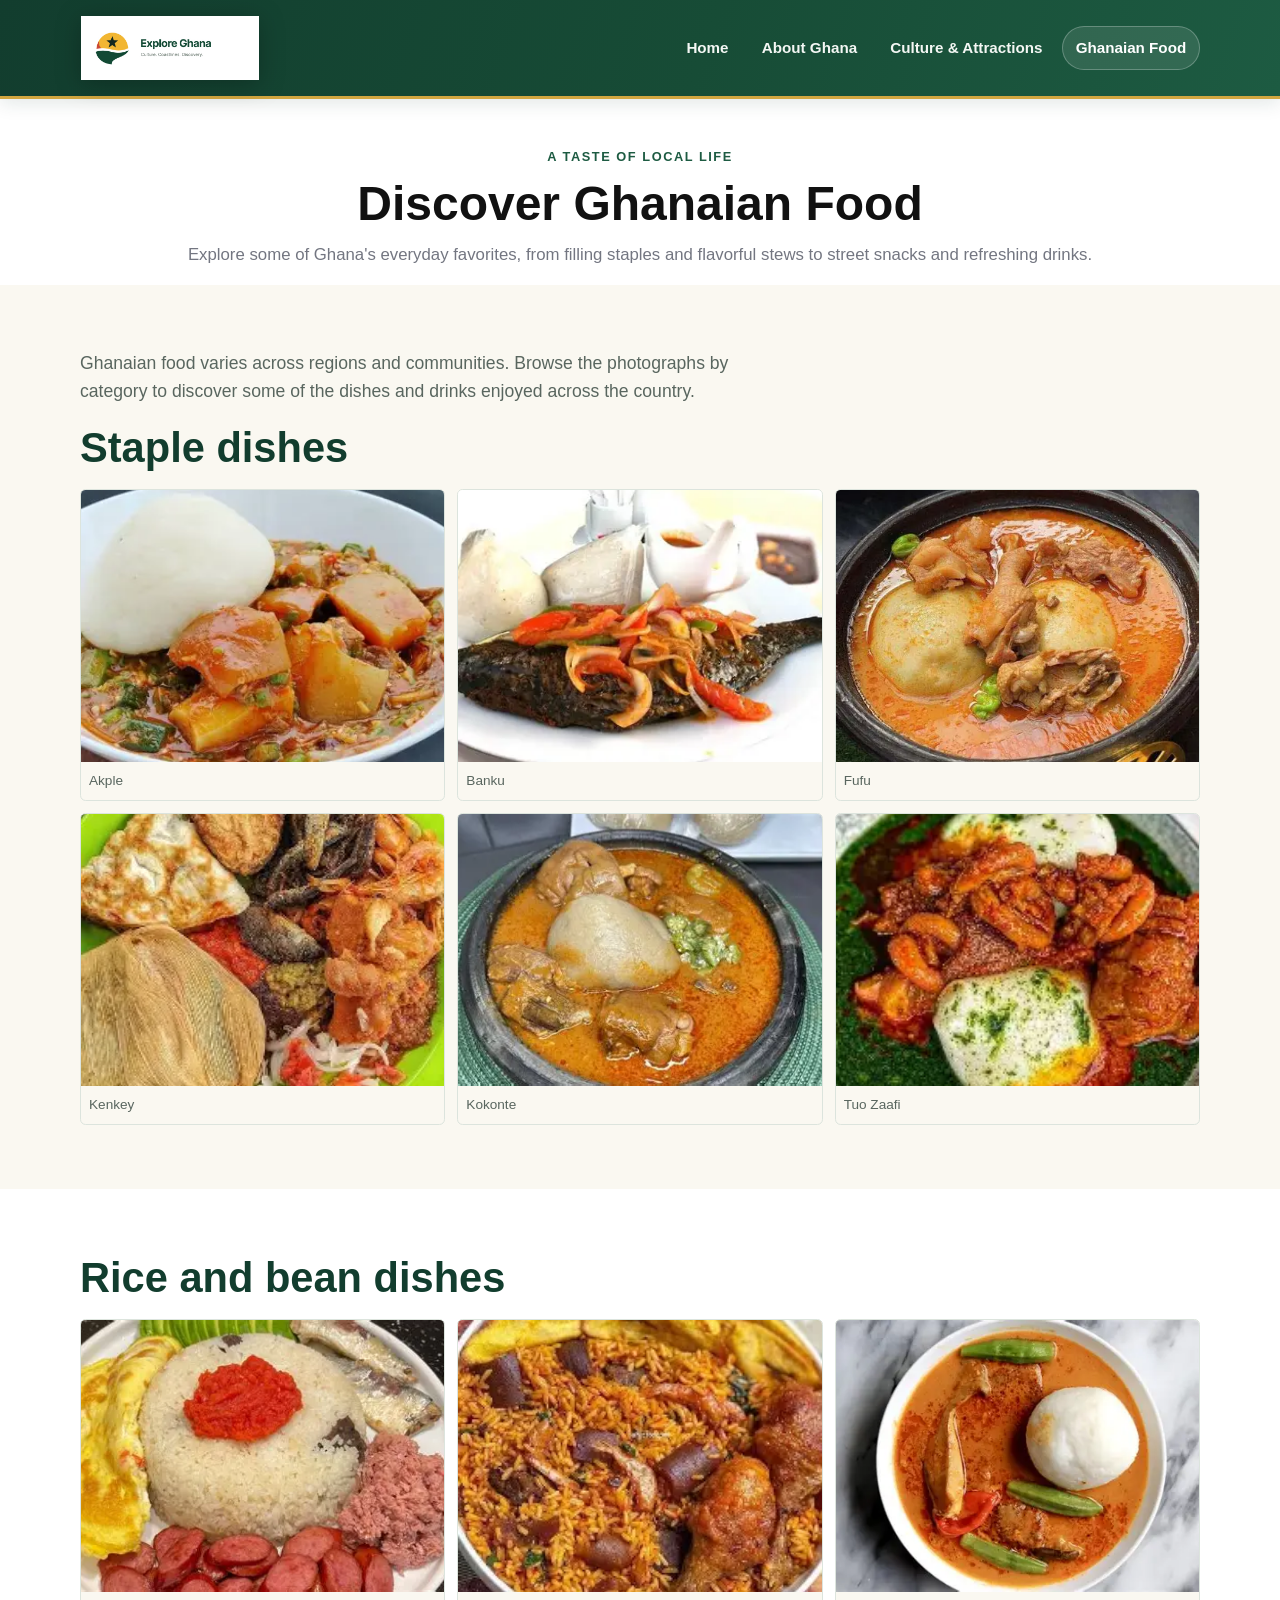
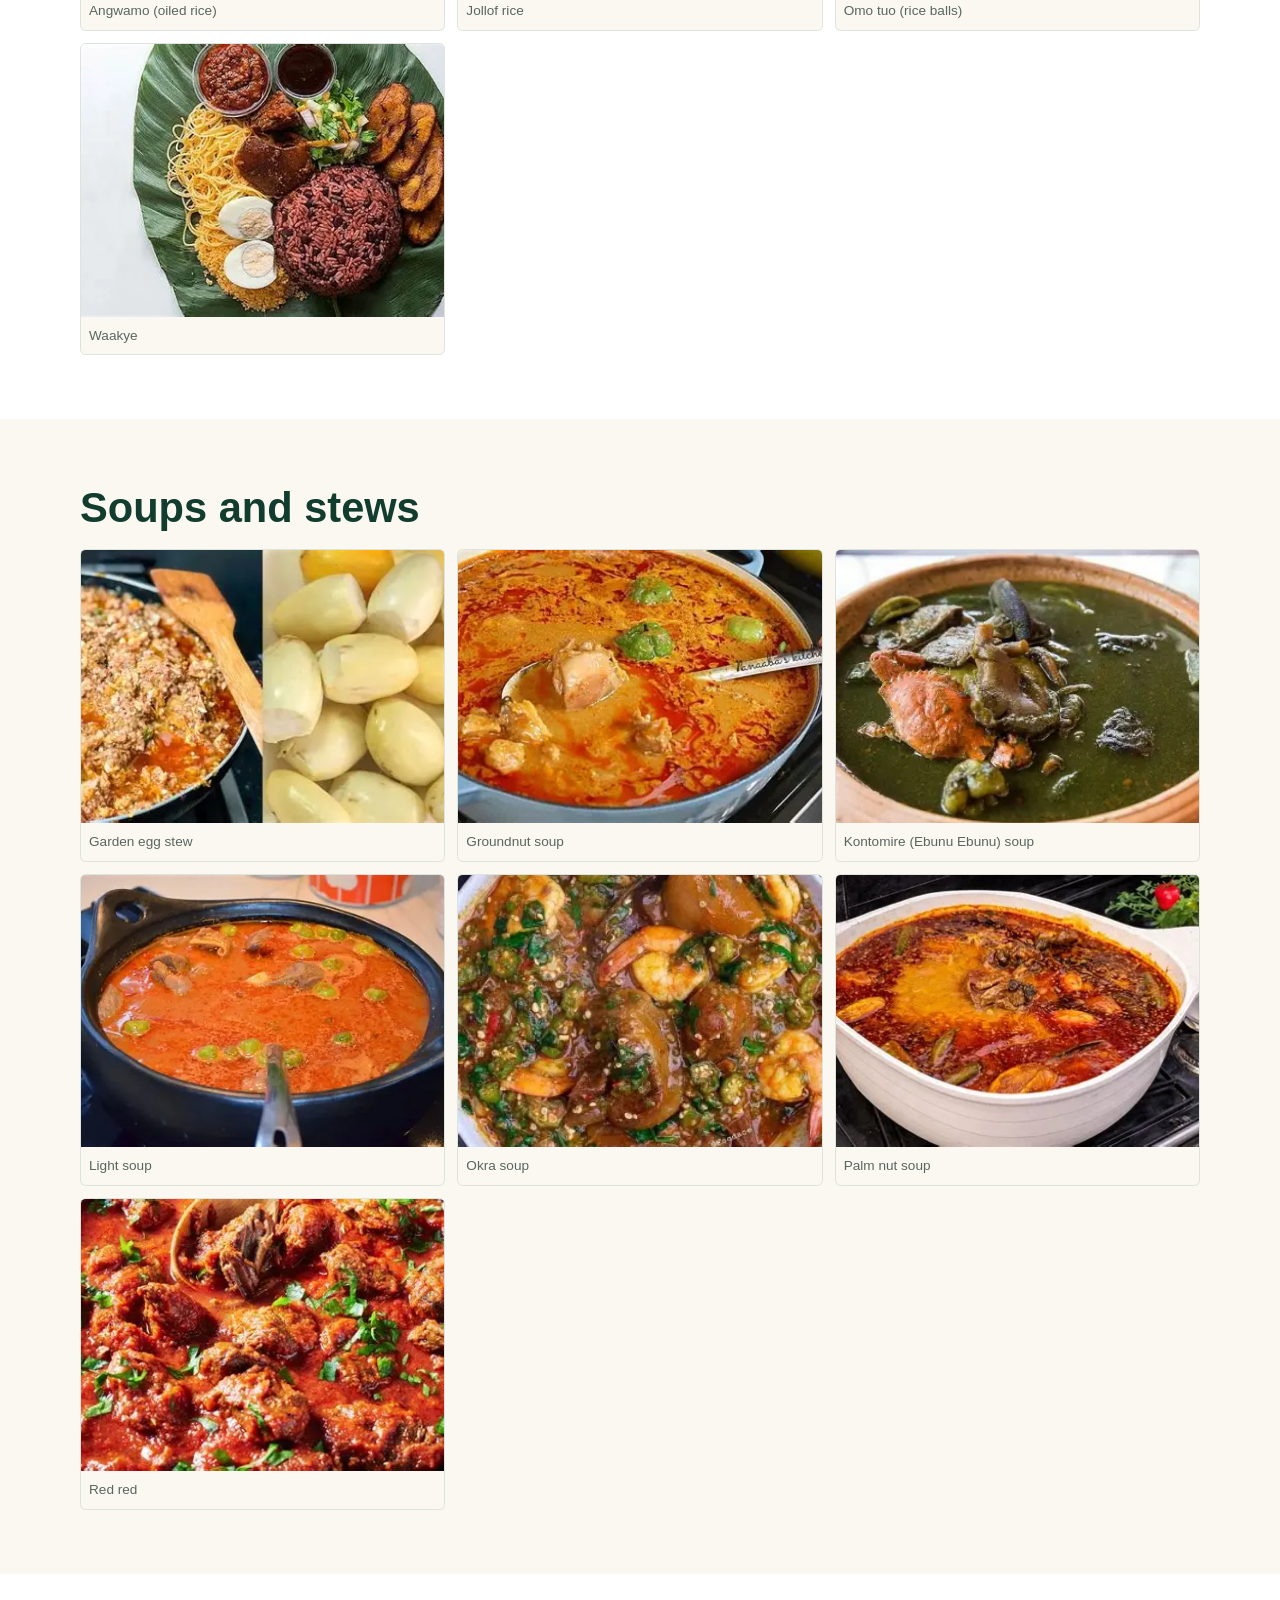
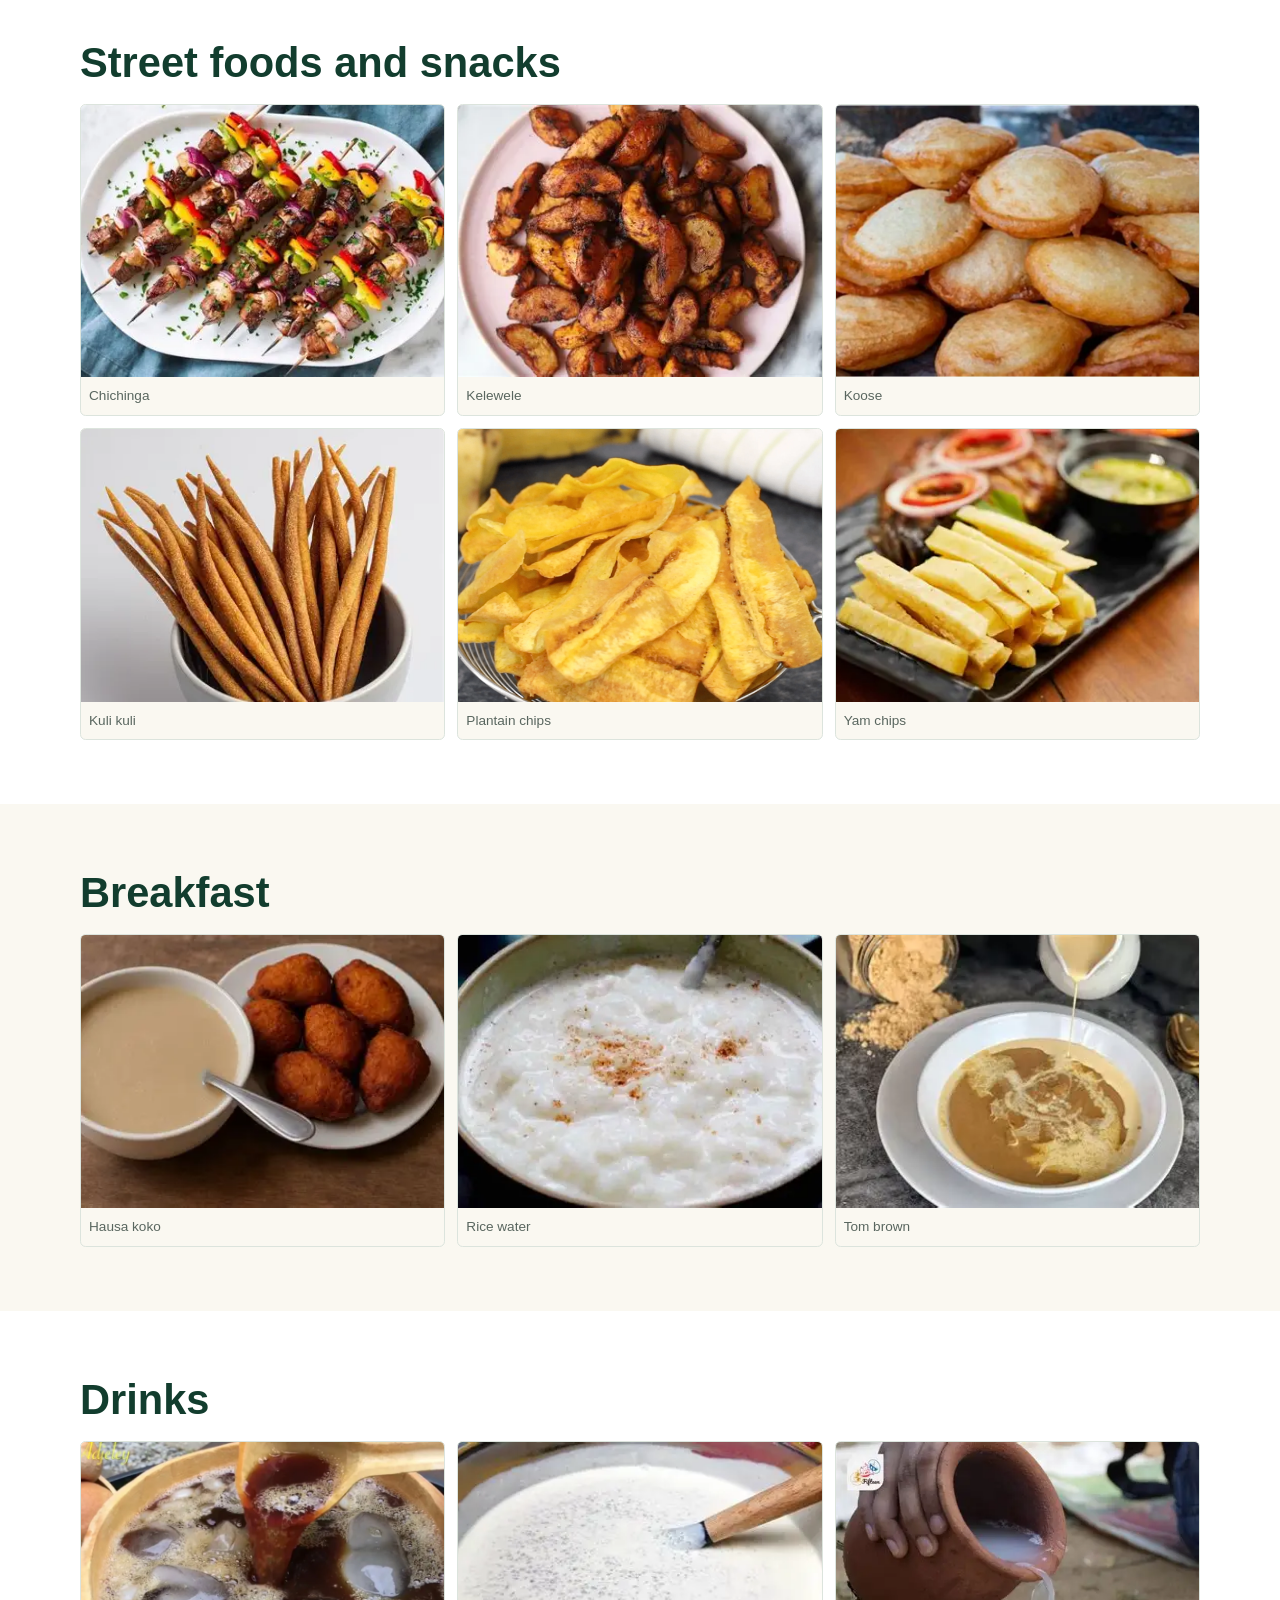
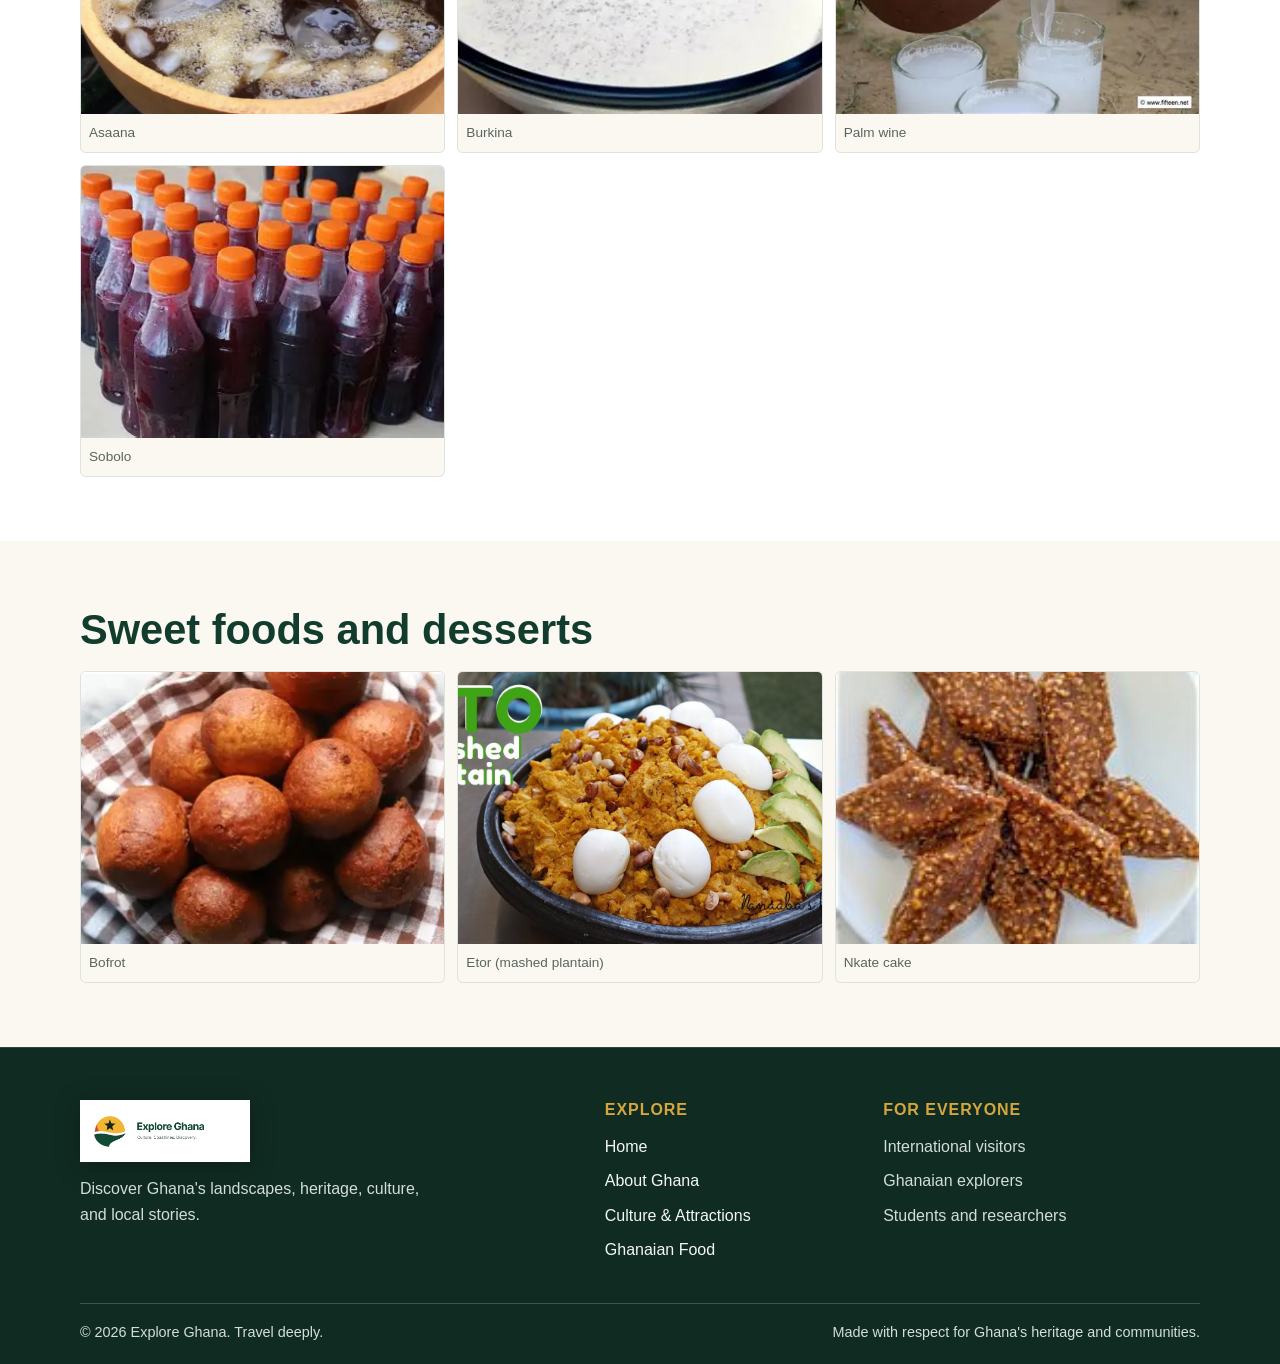
<file: food.html>
<!DOCTYPE html>
<html lang="en">
<head>
    <meta charset="UTF-8">
    <meta name="viewport" content="width=device-width, initial-scale=1.0">
    <title>Ghanaian Food | Explore Ghana</title>
    <meta name="description" content="Explore photographs of Ghanaian dishes, snacks, breakfast, and drinks.">
    <link rel="stylesheet" href="style.css">
    <script src="image-interactions.js" defer></script>
</head>
<body>
    <header class="site-header site-header--solid">
        <div class="container header-content">
            <a class="brand brand-logo" href="index.html" aria-label="Akwaaba - Explore Ghana home">
                <img src="images/logo/logo.jpg" alt="Explore Ghana logo" class="brand-logo-image">
            </a>
            <nav aria-label="Main navigation">
                <ul class="navigation">
                    <li><a href="index.html">Home</a></li>
                    <li><a href="about.html">About Ghana</a></li>
                    <li><a href="culture.html">Culture &amp; Attractions</a></li>
                    <li><a href="food.html" aria-current="page">Ghanaian Food</a></li>
                </ul>
                <details class="mobile-menu">
                    <summary aria-label="Open or close the main menu">
                        <span class="menu-icon" aria-hidden="true"></span>
                    </summary>
                    <ul class="mobile-navigation">
                        <li><a href="index.html">Home</a></li>
                        <li><a href="about.html">About Ghana</a></li>
                        <li><a href="culture.html">Culture &amp; Attractions</a></li>
                        <li><a href="food.html" aria-current="page">Ghanaian Food</a></li>
                    </ul>
                </details>
            </nav>
        </div>
    </header>

    <main>
        <section class="hero destination-hero">
            <div class="container hero-content">
                <p class="eyebrow">A taste of local life</p>
                <h1>Discover Ghanaian Food</h1>
                <p class="hero-intro">Explore some of Ghana's everyday favorites, from filling staples and flavorful stews to street snacks and refreshing drinks.</p>
            </div>
        </section>

        <section class="section section-soft">
            <div class="container">
                <p class="section-intro">Ghanaian food varies across regions and communities. Browse the photographs by category to discover some of the dishes and drinks enjoyed across the country.</p>

                <h2>Staple dishes</h2>
                <div class="photo-gallery">
                    <figure><img src="images/Food/staple dishes/Akple.jpg" alt="Akple, a Ghanaian staple dish" loading="lazy"><figcaption>Akple</figcaption></figure>
                    <figure><img src="images/Food/staple dishes/banku.jpg" alt="Banku, a Ghanaian staple dish" loading="lazy"><figcaption>Banku</figcaption></figure>
                    <figure><img src="images/Food/staple dishes/fufu.jpg" alt="Fufu, a Ghanaian staple dish" loading="lazy"><figcaption>Fufu</figcaption></figure>
                    <figure><img src="images/Food/staple dishes/kenkey.jpg" alt="Kenkey, a Ghanaian staple dish" loading="lazy"><figcaption>Kenkey</figcaption></figure>
                    <figure><img src="images/Food/staple dishes/Kokonte.jpg" alt="Kokonte, a Ghanaian staple dish" loading="lazy"><figcaption>Kokonte</figcaption></figure>
                    <figure><img src="images/Food/staple dishes/Tuo Zaafi.jpg" alt="Tuo Zaafi, a Ghanaian staple dish" loading="lazy"><figcaption>Tuo Zaafi</figcaption></figure>
                </div>
            </div>
        </section>

        <section class="section">
            <div class="container">
                <h2>Rice and bean dishes</h2>
                <div class="photo-gallery">
                    <figure><img src="images/Food/rice and bean dishes/Angwamo(oiled rice).jpg" alt="Angwamo, Ghanaian oiled rice" loading="lazy"><figcaption>Angwamo (oiled rice)</figcaption></figure>
                    <figure><img src="images/Food/rice and bean dishes/jollof.jpg" alt="Ghanaian jollof rice" loading="lazy"><figcaption>Jollof rice</figcaption></figure>
                    <figure><img src="images/Food/rice and bean dishes/Omo tuo (riceball).jpg" alt="Omo tuo, Ghanaian rice balls" loading="lazy"><figcaption>Omo tuo (rice balls)</figcaption></figure>
                    <figure><img src="images/Food/rice and bean dishes/waakye.jpg" alt="Waakye, Ghanaian rice and beans" loading="lazy"><figcaption>Waakye</figcaption></figure>
                </div>
            </div>
        </section>

        <section class="section section-soft">
            <div class="container">
                <h2>Soups and stews</h2>
                <div class="photo-gallery">
                    <figure><img src="images/Food/soups and stews/garden egg stew.jpg" alt="Ghanaian garden egg stew" loading="lazy"><figcaption>Garden egg stew</figcaption></figure>
                    <figure><img src="images/Food/soups and stews/groundnut soup.jpg" alt="Ghanaian groundnut soup" loading="lazy"><figcaption>Groundnut soup</figcaption></figure>
                    <figure><img src="images/Food/soups and stews/Kontomire(Ebunu Ebunu)soup.jpg" alt="Ghanaian kontomire soup" loading="lazy"><figcaption>Kontomire (Ebunu Ebunu) soup</figcaption></figure>
                    <figure><img src="images/Food/soups and stews/light soup.jpg" alt="Ghanaian light soup" loading="lazy"><figcaption>Light soup</figcaption></figure>
                    <figure><img src="images/Food/soups and stews/okra soup.jpg" alt="Ghanaian okra soup" loading="lazy"><figcaption>Okra soup</figcaption></figure>
                    <figure><img src="images/Food/soups and stews/palm nut soup.jpg" alt="Ghanaian palm nut soup" loading="lazy"><figcaption>Palm nut soup</figcaption></figure>
                    <figure><img src="images/Food/soups and stews/red red stew.jpg" alt="Red red, Ghanaian bean stew" loading="lazy"><figcaption>Red red</figcaption></figure>
                </div>
            </div>
        </section>

        <section class="section">
            <div class="container">
                <h2>Street foods and snacks</h2>
                <div class="photo-gallery">
                    <figure><img src="images/Food/street foods and snacks/chichinga.jpg" alt="Chichinga, Ghanaian street food" loading="lazy"><figcaption>Chichinga</figcaption></figure>
                    <figure><img src="images/Food/street foods and snacks/kelewele.jpg" alt="Kelewele, spiced fried plantain" loading="lazy"><figcaption>Kelewele</figcaption></figure>
                    <figure><img src="images/Food/street foods and snacks/koose.jpg" alt="Koose, Ghanaian bean fritters" loading="lazy"><figcaption>Koose</figcaption></figure>
                    <figure><img src="images/Food/street foods and snacks/kuli kuli.jpg" alt="Kuli kuli snack" loading="lazy"><figcaption>Kuli kuli</figcaption></figure>
                    <figure><img src="images/Food/street foods and snacks/plantain-chips.jpg" alt="Plantain chips" loading="lazy"><figcaption>Plantain chips</figcaption></figure>
                    <figure><img src="images/Food/street foods and snacks/yam chips.jpg" alt="Yam chips" loading="lazy"><figcaption>Yam chips</figcaption></figure>
                </div>
            </div>
        </section>

        <section class="section section-soft">
            <div class="container">
                <h2>Breakfast</h2>
                <div class="photo-gallery">
                    <figure><img src="images/Food/breakfast/Hausa koko.png" alt="Hausa koko, Ghanaian breakfast porridge" loading="lazy"><figcaption>Hausa koko</figcaption></figure>
                    <figure><img src="images/Food/breakfast/rice water.jpg" alt="Rice water porridge" loading="lazy"><figcaption>Rice water</figcaption></figure>
                    <figure><img src="images/Food/breakfast/tom brown.jpg" alt="Tom brown, Ghanaian breakfast porridge" loading="lazy"><figcaption>Tom brown</figcaption></figure>
                </div>
            </div>
        </section>

        <section class="section">
            <div class="container">
                <h2>Drinks</h2>
                <div class="photo-gallery">
                    <figure><img src="images/Food/Drinks/Asaana.jpg" alt="Asaana, a Ghanaian drink" loading="lazy"><figcaption>Asaana</figcaption></figure>
                    <figure><img src="images/Food/Drinks/burkina.jpg" alt="Burkina, a Ghanaian drink" loading="lazy"><figcaption>Burkina</figcaption></figure>
                    <figure><img src="images/Food/Drinks/palm wine.jpg" alt="Palm wine" loading="lazy"><figcaption>Palm wine</figcaption></figure>
                    <figure><img src="images/Food/Drinks/sobolo.jpg" alt="Sobolo, a Ghanaian drink" loading="lazy"><figcaption>Sobolo</figcaption></figure>
                </div>
            </div>
        </section>

        <section class="section section-soft">
            <div class="container">
                <h2>Sweet foods and desserts</h2>
                <div class="photo-gallery">
                    <figure><img src="images/Food/sweet foods and desserts/bofrot.jpg" alt="Bofrot, Ghanaian fried dough" loading="lazy"><figcaption>Bofrot</figcaption></figure>
                    <figure><img src="images/Food/sweet foods and desserts/Etor(mashed plantain).jpg" alt="Etor, mashed plantain" loading="lazy"><figcaption>Etor (mashed plantain)</figcaption></figure>
                    <figure><img src="images/Food/sweet foods and desserts/Nkate cake.jpg" alt="Nkate cake, a Ghanaian peanut sweet" loading="lazy"><figcaption>Nkate cake</figcaption></figure>
                </div>
            </div>
        </section>
    </main>

    <footer class="site-footer">
        <div class="container footer-content">
            <div class="footer-main">
                <div class="footer-about">
                    <a class="brand footer-brand" href="index.html" aria-label="Explore Ghana home">
                        <img src="images/logo/logo.jpg" alt="Explore Ghana logo" class="brand-logo-image footer-brand-image">
                    </a>
                    <p>Discover Ghana's landscapes, heritage, culture, and local stories.</p>
                </div>
                <nav class="footer-navigation" aria-label="Footer navigation">
                    <h2 class="footer-heading">Explore</h2>
                    <ul class="footer-links">
                        <li><a href="index.html">Home</a></li>
                        <li><a href="about.html">About Ghana</a></li>
                        <li><a href="culture.html">Culture &amp; Attractions</a></li>
                        <li><a href="food.html" aria-current="page">Ghanaian Food</a></li>
                    </ul>
                </nav>
                <div class="footer-navigation">
                    <h2 class="footer-heading">For everyone</h2>
                    <ul class="footer-links footer-audience">
                        <li>International visitors</li>
                        <li>Ghanaian explorers</li>
                        <li>Students and researchers</li>
                    </ul>
                </div>
            </div>
            <div class="footer-bottom">
                <p class="copyright">&copy; 2026 Explore Ghana. Travel deeply.</p>
                <p class="footer-respect">Made with respect for Ghana's heritage and communities.</p>
            </div>
        </div>
    </footer>
</body>
</html>
</file>
<file: style.css>
:root {
    color-scheme: light;
    --green-dark: #123d2e;
    --green: #1d5b42;
    --green-light: #eaf1ec;
    --gold: #d3a640;
    --cream: #faf8f1;
    --white: #ffffff;
    --ink: #1d2923;
    --muted: #59665f;
    --border: #dce4dd;
}

* {
    box-sizing: border-box;
}

html {
    scroll-behavior: smooth;
    scroll-padding-top: 6rem;
}

body {
    margin: 0;
    color: var(--ink);
    background-color: var(--white);
    font-family: Arial, Helvetica, sans-serif;
    line-height: 1.6;
}

a {
    color: var(--green);
}

a:hover {
    color: var(--green-dark);
}

a:focus-visible,
button:focus-visible,
input:focus-visible,
textarea:focus-visible,
summary:focus-visible {
    outline: 3px solid var(--gold);
    outline-offset: 3px;
}

.container {
    width: min(1120px, calc(100% - 2rem));
    margin: 0 auto;
}

.site-header {
    position: sticky;
    z-index: 10;
    top: 0;
    border-bottom: 1px solid rgb(255 255 255 / 18%);
    background: #123d2e;
    color: var(--white);
    box-shadow: 0 4px 18px rgb(18 61 46 / 12%);
}

.site-header--overlay {
    position: absolute;
    top: 0;
    right: 0;
    left: 0;
    background: linear-gradient(180deg, rgb(8 28 21 / 65%), rgb(8 28 21 / 8%));
    box-shadow: none;
}

.site-header--solid {
    border-bottom: 3px solid var(--gold);
    background: linear-gradient(110deg, #123d2e 0%, #174c36 55%, #1d5b42 100%);
}

.header-content {
    display: flex;
    align-items: center;
    justify-content: space-between;
    gap: 2rem;
    min-height: 6rem;
}

.brand {
    display: inline-flex;
    align-items: center;
    gap: 0.8rem;
    color: var(--white);
    text-decoration: none;
    white-space: nowrap;
}

.brand-logo {
    display: inline-flex;
    align-items: center;
    justify-content: center;
    min-width: 180px;
    padding: 0.15rem 0;
}

.brand-logo-image {
    display: block;
    width: 178px;
    max-width: 100%;
    height: auto;
    object-fit: contain;
    filter: drop-shadow(0 4px 12px rgb(0 0 0 / 25%));
}

.brand-mark {
    display: grid;
    width: 2.8rem;
    height: 2.8rem;
    place-items: center;
    border: 1px solid rgb(255 255 255 / 65%);
    border-radius: 50%;
    background-color: var(--gold);
}

.brand-mark span {
    position: relative;
    width: 1.15rem;
    height: 1.15rem;
    border: 1px solid var(--green-dark);
    border-radius: 50%;
}

.brand-mark span::before,
.brand-mark span::after {
    position: absolute;
    top: 50%;
    left: 50%;
    width: 1px;
    height: 1.5rem;
    background-color: var(--green-dark);
    content: "";
    transform: translate(-50%, -50%) rotate(45deg);
}

.brand-mark span::after {
    transform: translate(-50%, -50%) rotate(-45deg);
}

.brand-copy {
    display: flex;
    flex-direction: column;
    align-items: flex-start;
}

.brand-name {
    font-family: Georgia, "Times New Roman", serif;
    font-size: 1.8rem;
    line-height: 1;
}

.brand-tagline {
    margin-top: 0.35rem;
    font-size: 0.65rem;
    font-weight: 700;
    letter-spacing: 0.22em;
    text-transform: uppercase;
}

.brand:hover {
    color: var(--gold);
}

.site-header nav {
    margin-left: auto;
}

.navigation,
.footer-links,
.mobile-navigation {
    display: flex;
    flex-wrap: wrap;
    margin: 0;
    padding: 0;
    list-style: none;
}

.navigation {
    align-items: center;
    justify-content: flex-end;
    gap: 0.35rem;
}

.navigation a,
.footer-links a {
    display: inline-block;
    color: #f4f7f4;
    text-decoration: none;
}

.navigation a {
    padding: 0.55rem 0.8rem;
    border: 1px solid transparent;
    border-radius: 999px;
    font-size: 0.95rem;
    font-weight: 600;
    transition: background-color 180ms ease, border-color 180ms ease, color 180ms ease;
}

.navigation a:hover,
.footer-links a:hover {
    color: var(--gold);
}

.navigation a:hover,
.navigation a[aria-current="page"] {
    border-color: rgb(255 255 255 / 25%);
    background-color: rgb(255 255 255 / 10%);
    color: var(--white);
}

.mobile-menu {
    display: none;
    position: relative;
}

.mobile-menu summary {
    display: grid;
    width: 2.8rem;
    height: 2.8rem;
    place-items: center;
    border: 1px solid rgb(255 255 255 / 65%);
    border-radius: 50%;
    cursor: pointer;
    list-style: none;
}

.mobile-menu summary::-webkit-details-marker {
    display: none;
}

.menu-icon,
.menu-icon::before,
.menu-icon::after {
    display: block;
    width: 1.1rem;
    height: 2px;
    border-radius: 2px;
    background-color: var(--white);
}

.menu-icon {
    position: relative;
}

.menu-icon::before,
.menu-icon::after {
    position: absolute;
    left: 0;
    content: "";
}

.menu-icon::before {
    top: -0.35rem;
}

.menu-icon::after {
    top: 0.35rem;
}

.mobile-navigation {
    position: absolute;
    top: calc(100% + 0.75rem);
    right: 0;
    z-index: 12;
    min-width: 13rem;
    flex-direction: column;
    gap: 0.2rem;
    padding: 0.65rem;
    border: 1px solid rgb(255 255 255 / 15%);
    border-radius: 0.6rem;
    background-color: var(--green-dark);
    box-shadow: 0 12px 30px rgb(0 0 0 / 25%);
}

.mobile-navigation a {
    display: block;
    padding: 0.65rem 0.75rem;
    border-radius: 0.3rem;
    color: var(--white);
    text-decoration: none;
}

.mobile-navigation a:hover,
.mobile-navigation a[aria-current="page"] {
    background-color: rgb(255 255 255 / 10%);
    color: var(--gold);
}

.hero {
    padding: 4rem 0 3rem;
    background-color: var(--cream);
}

.hero:not(.destination-hero) {
    display: flex;
    min-height: min(760px, 100svh);
    align-items: center;
    padding: 9rem 0 5rem;
    background-color: var(--green-dark);
    background-image:
        linear-gradient(90deg, rgb(8 28 21 / 84%), rgb(8 28 21 / 35%)),
        url("images/Kakum National park/01.jpg");
    background-position: center;
    background-size: cover;
    color: var(--white);
}

.hero-content {
    padding-bottom: 2rem;
}

.hero:not(.destination-hero) .hero-content {
    max-width: 760px;
}

.hero:not(.destination-hero) .hero-content {
    padding-bottom: 0;
}

.hero:not(.destination-hero) h1 {
    color: var(--white);
}

.hero:not(.destination-hero) .eyebrow {
    color: var(--gold);
}

.hero:not(.destination-hero) .hero-intro {
    color: #f0f3f0;
}

.eyebrow {
    margin: 0 0 0.5rem;
    color: var(--green);
    font-size: 0.8rem;
    font-weight: 700;
    letter-spacing: 0.12em;
    text-transform: uppercase;
}

h1,
h2,
h3,
p {
    margin-top: 0;
}

h1,
h2,
h3 {
    line-height: 1.2;
}

h1 {
    max-width: 760px;
    margin-bottom: 1rem;
    color: var(--green-dark);
    font-size: clamp(2.4rem, 6vw, 4.5rem);
}

h2 {
    margin-bottom: 1rem;
    color: var(--green-dark);
    font-size: clamp(1.8rem, 4vw, 2.6rem);
}

h3 {
    margin-bottom: 0.5rem;
    color: var(--green-dark);
    font-size: 1.2rem;
}

.hero-intro,
.section-intro {
    max-width: 700px;
    color: var(--muted);
    font-size: 1.1rem;
}

.button {
    display: inline-block;
    margin-top: 0.75rem;
    padding: 0.9rem 1.35rem;
    border: 0;
    border-radius: 999px;
    background: linear-gradient(135deg, var(--gold) 0%, #e9c86c 100%);
    color: var(--green-dark);
    font: inherit;
    font-weight: 700;
    text-align: center;
    text-decoration: none;
    box-shadow: 0 12px 30px rgb(211 166 64 / 28%);
    transition: transform 180ms ease, box-shadow 180ms ease, filter 180ms ease;
}

.button:hover {
    transform: translateY(-2px);
    box-shadow: 0 18px 32px rgb(211 166 64 / 36%);
    filter: brightness(1.02);
    color: var(--green-dark);
}

.button-secondary {
    background: rgb(255 255 255 / 10%);
    border: 1px solid rgb(255 255 255 / 24%);
    color: var(--white);
    box-shadow: none;
}

.button-secondary:hover {
    background: rgb(255 255 255 / 15%);
    color: var(--white);
}

.hero-actions {
    display: flex;
    flex-wrap: wrap;
    gap: 0.9rem;
    margin-top: 1.2rem;
}

.button:disabled {
    cursor: not-allowed;
    opacity: 0.7;
    transform: none;
}

.photo-placeholder {
    display: grid;
    min-height: 210px;
    place-items: center;
    padding: 1.25rem;
    border-radius: 0.6rem;
    background: linear-gradient(135deg, #dce8df, #b9d0be 55%, #e8d8a8);
    color: var(--green-dark);
    text-align: center;
}

.photo-placeholder p {
    margin: 0;
    padding: 0.5rem 0.75rem;
    border-radius: 0.25rem;
    background-color: rgb(255 255 255 / 85%);
    font-weight: 700;
}

.section {
    padding: 4rem 0;
}

.section-soft {
    background-color: var(--cream);
}

.fact-grid,
.card-grid,
.topic-grid,
.food-list,
.region-feature-grid,
.travel-tip-grid {
    display: grid;
    gap: 1.25rem;
    margin-top: 2rem;
}

.fact-grid {
    grid-template-columns: repeat(3, minmax(0, 1fr));
}

.region-feature-grid {
    grid-template-columns: repeat(4, minmax(0, 1fr));
}

.travel-tip-grid {
    grid-template-columns: repeat(3, minmax(0, 1fr));
}

.fact-card,
.destination-card,
.topic-card,
.food-item,
.feature-card,
.tip-card {
    overflow: hidden;
    border: 1px solid var(--border);
    border-radius: 0.6rem;
    background-color: var(--white);
}

.fact-card,
.topic-card,
.food-item,
.feature-card,
.tip-card {
    padding: 1.4rem;
}

.feature-card {
    border-top: 4px solid var(--gold);
    background: linear-gradient(180deg, #ffffff 0%, #f9faf7 100%);
}

.feature-tag {
    display: inline-block;
    margin-bottom: 0.8rem;
    padding: 0.3rem 0.55rem;
    border-radius: 999px;
    background-color: var(--green-light);
    color: var(--green-dark);
    font-size: 0.72rem;
    font-weight: 700;
    letter-spacing: 0.08em;
    text-transform: uppercase;
}

.tip-card {
    border-left: 4px solid var(--green);
    background-color: var(--green-light);
}

.fact-card p,
.destination-card p,
.topic-card p,
.food-item p {
    color: var(--muted);
}

.fact-card a {
    font-weight: 700;
}

.source-note,
.form-note {
    margin: 1.25rem 0 0;
    color: var(--muted);
    font-size: 0.9rem;
}

.card-grid {
    grid-template-columns: repeat(2, minmax(0, 1fr));
}

.card-content {
    padding: 1.25rem;
}

.president-card {
    display: grid;
    gap: 1.1rem;
}

.president-photo {
    overflow: hidden;
    border: 1px solid var(--border);
    border-radius: 0.55rem;
    background: var(--green-light);
}

.president-photo img {
    display: block;
    width: 100%;
    aspect-ratio: 4 / 3;
    object-fit: cover;
}

.card-content p:last-child,
.fact-card p:last-child,
.topic-card p:last-child,
.food-item p:last-child {
    margin-bottom: 0;
}

.card-location {
    margin-bottom: 0.4rem;
    color: var(--green);
    font-size: 0.85rem;
    font-weight: 700;
}

.topic-grid {
    grid-template-columns: repeat(4, minmax(0, 1fr));
}

.food-list {
    grid-template-columns: repeat(3, minmax(0, 1fr));
}

.region-list {
    display: grid;
    grid-template-columns: repeat(4, minmax(0, 1fr));
    gap: 0.75rem;
    margin: 2rem 0 0;
    padding: 0;
    list-style: none;
}

.region-list li {
    padding: 0.85rem 1rem;
    border-left: 4px solid var(--gold);
    border-radius: 0.25rem;
    background-color: var(--green-light);
    font-weight: 700;
}

.destination-hero {
    padding: 3rem 0 1rem;
    background-color: var(--white);
}

.about-hero {
    display: flex;
    min-height: min(760px, 100svh);
    align-items: center;
    padding: 9rem 0 5rem;
    background-color: var(--green-dark);
    background-image:
        linear-gradient(90deg, rgb(8 28 21 / 88%), rgb(8 28 21 / 42%)),
        url("images/About Ghana/Accra.jpg");
    background-position: center;
    background-size: cover;
    color: var(--white);
}

.about-hero .hero-content {
    max-width: 760px;
    padding-bottom: 0;
    text-align: left;
}

.about-hero h1 {
    max-width: none;
    margin-bottom: 0.55rem;
    color: #fffaf0;
    font-size: clamp(2rem, 4vw, 3rem);
    text-shadow: 0 3px 16px rgb(0 0 0 / 36%);
}

.about-hero .eyebrow {
    color: #f6d36d;
    text-shadow: 0 2px 10px rgb(0 0 0 / 30%);
}

.about-hero .hero-intro {
    max-width: 640px;
    margin-bottom: 0;
    color: #f3efe8;
    font-size: 1.05rem;
    text-shadow: 0 2px 12px rgb(0 0 0 / 28%);
}

.destination-hero .hero-content {
    padding-bottom: 0;
    text-align: center;
}

.destination-hero h1 {
    max-width: none;
    margin-bottom: 0.55rem;
    color: #111111;
    font-size: clamp(2rem, 4vw, 3rem);
}

.destination-hero h1 span {
    color: #efa51a;
}

.destination-hero .hero-intro {
    max-width: none;
    margin-bottom: 0;
    color: #737681;
    font-size: 1.05rem;
}

.destination-list {
    display: grid;
    grid-template-columns: repeat(2, minmax(0, 1fr));
    align-items: start;
    gap: 1rem;
    margin: 1.25rem 0 2rem;
}

.destination-card {
    scroll-margin-top: 6rem;
}

.destination-card summary {
    display: flex;
    align-items: baseline;
    justify-content: space-between;
    gap: 0.75rem;
    padding: 1.25rem;
    color: var(--green-dark);
    cursor: pointer;
    font-size: 1.1rem;
    font-weight: 700;
    list-style: none;
}

.destination-card summary::-webkit-details-marker {
    display: none;
}

.destination-card summary::after {
    color: var(--green);
    content: "+";
    font-size: 1.4rem;
}

.destination-card[open] summary::after {
    content: "−";
}

.destination-card summary:hover {
    background-color: var(--green-light);
}

.destination-card summary .card-location {
    flex-shrink: 0;
    font-size: 0.85rem;
}

.detail-content {
    padding: 1.25rem;
    border-top: 1px solid var(--border);
}

.detail-content h3 {
    margin-top: 1rem;
    font-size: 1rem;
}

.detail-content h3:first-child {
    margin-top: 0;
}

.photo-file-list {
    display: grid;
    grid-template-columns: repeat(3, minmax(0, 1fr));
    gap: 0.75rem;
    margin: 0;
    padding: 0;
    list-style: none;
}

.photo-file-list li {
    display: grid;
    min-height: 100px;
    place-items: center;
    padding: 0.75rem;
    border-radius: 0.35rem;
    background: linear-gradient(135deg, #dce8df, #b9d0be 55%, #e8d8a8);
    color: var(--green-dark);
    font-size: 0.8rem;
    font-weight: 700;
    overflow-wrap: anywhere;
    text-align: center;
}

.photo-gallery {
    display: grid;
    grid-template-columns: repeat(3, minmax(0, 1fr));
    gap: 0.75rem;
}

.photo-gallery figure {
    margin: 0;
    overflow: hidden;
    border: 1px solid var(--border);
    border-radius: 0.35rem;
    background-color: var(--cream);
}

.photo-gallery img {
    display: block;
    width: 100%;
    aspect-ratio: 4 / 3;
    object-fit: cover;
}

.photo-gallery figcaption {
    padding: 0.5rem;
    color: var(--muted);
    font-size: 0.85rem;
}

.scroll-reveal {
    opacity: 0;
    transform: translateY(1.25rem) scale(0.985);
    transition: opacity 500ms ease, transform 500ms cubic-bezier(0.2, 0.7, 0.2, 1);
}

.scroll-reveal.is-visible {
    opacity: 1;
    transform: none;
}

.zoomable-image {
    cursor: zoom-in;
}

.zoomable-image:focus-visible {
    outline: 3px solid var(--gold);
    outline-offset: -3px;
}

.image-lightbox {
    position: fixed;
    inset: 0;
    z-index: 1000;
    display: grid;
    place-items: center;
    width: 100%;
    max-width: none;
    height: 100%;
    max-height: none;
    padding: 1rem;
    overflow: auto;
    border: 0;
    background: rgb(5 15 11 / 88%);
    color: var(--white);
}

.image-lightbox[hidden] {
    display: none;
}

.image-lightbox-panel {
    position: relative;
    width: min(94vw, 1100px);
    max-height: 92vh;
    padding: 3.5rem 1rem 1rem;
    overflow: auto;
    border: 1px solid rgb(255 255 255 / 18%);
    border-radius: 0.5rem;
    background: #102b22;
    box-shadow: 0 24px 80px rgb(0 0 0 / 45%);
}

.image-lightbox-panel img {
    display: block;
    width: auto;
    max-width: 100%;
    max-height: calc(92vh - 6rem);
    margin: 0 auto;
    object-fit: contain;
}

.image-lightbox-panel p {
    margin: 0.75rem 0 0;
    color: #e2e9e4;
    text-align: center;
}

.image-lightbox-panel .image-lightbox-close {
    position: absolute;
    top: 0.65rem;
    right: 0.65rem;
    display: grid;
    width: 2.75rem;
    height: 2.75rem;
    place-items: center;
    padding: 0;
    border: 1px solid rgb(255 255 255 / 40%);
    border-radius: 50%;
    background: transparent;
    color: var(--white);
    font: 1.35rem/1 Arial, Helvetica, sans-serif;
    cursor: pointer;
}

.image-lightbox-panel .image-lightbox-close:hover {
    background: rgb(255 255 255 / 12%);
}

@media (prefers-reduced-motion: reduce) {
    .scroll-reveal {
        opacity: 1;
        transform: none;
        transition: none;
    }
}

.text-link {
    font-weight: 700;
}

.read-more {
    margin-bottom: 1.25rem;
    font-size: 0.95rem;
    font-weight: 700;
}

.contact-section {
    background-color: var(--green-light);
}

.contact-layout {
    display: grid;
    grid-template-columns: 1fr 1fr;
    align-items: start;
    gap: 3rem;
}

.contact-form {
    display: grid;
    gap: 0.5rem;
    padding: 1.5rem;
    border-radius: 0.6rem;
    background-color: var(--white);
}

.contact-form label {
    margin-top: 0.5rem;
    font-weight: 700;
}

.contact-form input,
.contact-form textarea {
    width: 100%;
    padding: 0.75rem;
    border: 1px solid var(--border);
    border-radius: 0.3rem;
    color: var(--ink);
    font: inherit;
}

.contact-form textarea {
    resize: vertical;
}

.success-message {
    min-height: 1.2rem;
    margin: 0.4rem 0 0;
    font-size: 0.9rem;
    font-weight: 700;
}

.back-to-top {
    position: fixed;
    right: 1rem;
    bottom: 1rem;
    z-index: 20;
    display: grid;
    place-items: center;
    width: 3rem;
    height: 3rem;
    border: 0;
    border-radius: 50%;
    background: linear-gradient(135deg, var(--green) 0%, var(--green-dark) 100%);
    color: var(--white);
    font-size: 1.4rem;
    box-shadow: 0 14px 32px rgb(18 61 46 / 28%);
    opacity: 0;
    visibility: hidden;
    transform: translateY(10px);
    transition: opacity 180ms ease, transform 180ms ease, visibility 180ms ease;
    cursor: pointer;
}

.back-to-top.visible {
    opacity: 1;
    visibility: visible;
    transform: translateY(0);
}

.contact-form .button {
    justify-self: start;
}

.site-footer {
    position: relative;
    overflow: hidden;
    padding: 3.25rem 0 1.25rem;
    border-top: 1px solid rgb(255 255 255 / 12%);
    background: #102b22;
    color: var(--white);
}

.footer-main {
    display: grid;
    grid-template-columns: minmax(0, 1.4fr) minmax(160px, 0.7fr) minmax(190px, 0.9fr);
    gap: 2rem;
    padding-bottom: 2.5rem;
}

.footer-about {
    max-width: 420px;
}

.footer-brand {
    margin-bottom: 0.9rem;
    min-width: 0;
}

.footer-brand-image {
    width: 170px;
    max-width: 100%;
    height: auto;
    object-fit: contain;
    filter: drop-shadow(0 4px 12px rgb(0 0 0 / 25%));
}

.footer-brand .brand-name {
    font-size: 1.55rem;
}

.footer-brand .brand-tagline {
    font-size: 0.58rem;
}

.footer-about p {
    max-width: 360px;
    margin-bottom: 0;
    color: #d3ded7;
}

.footer-heading {
    margin: 0 0 0.9rem;
    color: var(--gold);
    font-size: 1rem;
    letter-spacing: 0.06em;
    text-transform: uppercase;
}

.footer-links {
    flex-direction: column;
    align-items: flex-start;
    gap: 0.55rem;
}

.footer-audience {
    color: #d3ded7;
}

.footer-bottom {
    display: flex;
    align-items: center;
    justify-content: space-between;
    gap: 1rem;
    padding-top: 1.1rem;
    border-top: 1px solid rgb(255 255 255 / 20%);
}

.copyright,
.footer-respect {
    margin: 0;
    color: #d3ded7;
    font-size: 0.9rem;
}

@media (max-width: 800px) {
    .header-content {
        align-items: center;
        gap: 1rem;
        min-height: 5.25rem;
        padding: 0.6rem 0;
    }

    .site-header nav {
        width: auto;
        margin-left: auto;
    }

    .navigation {
        display: none;
    }

    .mobile-menu {
        display: block;
    }

    .fact-grid,
    .topic-grid,
    .region-feature-grid,
    .travel-tip-grid {
        grid-template-columns: repeat(2, minmax(0, 1fr));
    }

    .region-list {
        grid-template-columns: repeat(3, minmax(0, 1fr));
    }

    .footer-main {
        grid-template-columns: 1.2fr 0.8fr;
    }

    .footer-about {
        grid-column: 1 / -1;
    }

    .destination-list {
        grid-template-columns: 1fr;
    }

    .photo-gallery {
        grid-template-columns: repeat(2, minmax(0, 1fr));
    }
}

@media (max-width: 560px) {
    .hero:not(.destination-hero) {
        min-height: 80svh;
        padding: 8rem 0 4rem;
        background-position: 58% center;
    }

    .hero.destination-hero,
    .section {
        padding: 3rem 0;
    }

    .brand-mark {
        width: 2.45rem;
        height: 2.45rem;
    }

    .brand-name {
        font-size: 1.55rem;
    }

    .brand-tagline {
        font-size: 0.58rem;
    }

    .card-grid,
    .fact-grid,
    .topic-grid,
    .food-list,
    .region-feature-grid,
    .travel-tip-grid,
    .contact-layout {
        grid-template-columns: 1fr;
    }

    .hero-actions {
        flex-direction: column;
        align-items: stretch;
    }

    .button {
        width: 100%;
    }

    .region-list {
        grid-template-columns: repeat(2, minmax(0, 1fr));
    }

    .photo-file-list,
    .photo-gallery {
        grid-template-columns: 1fr;
    }

    .footer-main {
        grid-template-columns: 1fr;
        gap: 2rem;
        padding-bottom: 1.75rem;
    }

    .footer-about {
        grid-column: auto;
    }

    .footer-bottom {
        align-items: flex-start;
        flex-direction: column;
    }
}

@media (prefers-reduced-motion: reduce) {
    html {
        scroll-behavior: auto;
    }

    *,
    *::before,
    *::after {
        transition-duration: 0.01ms !important;
    }
}
</file>
